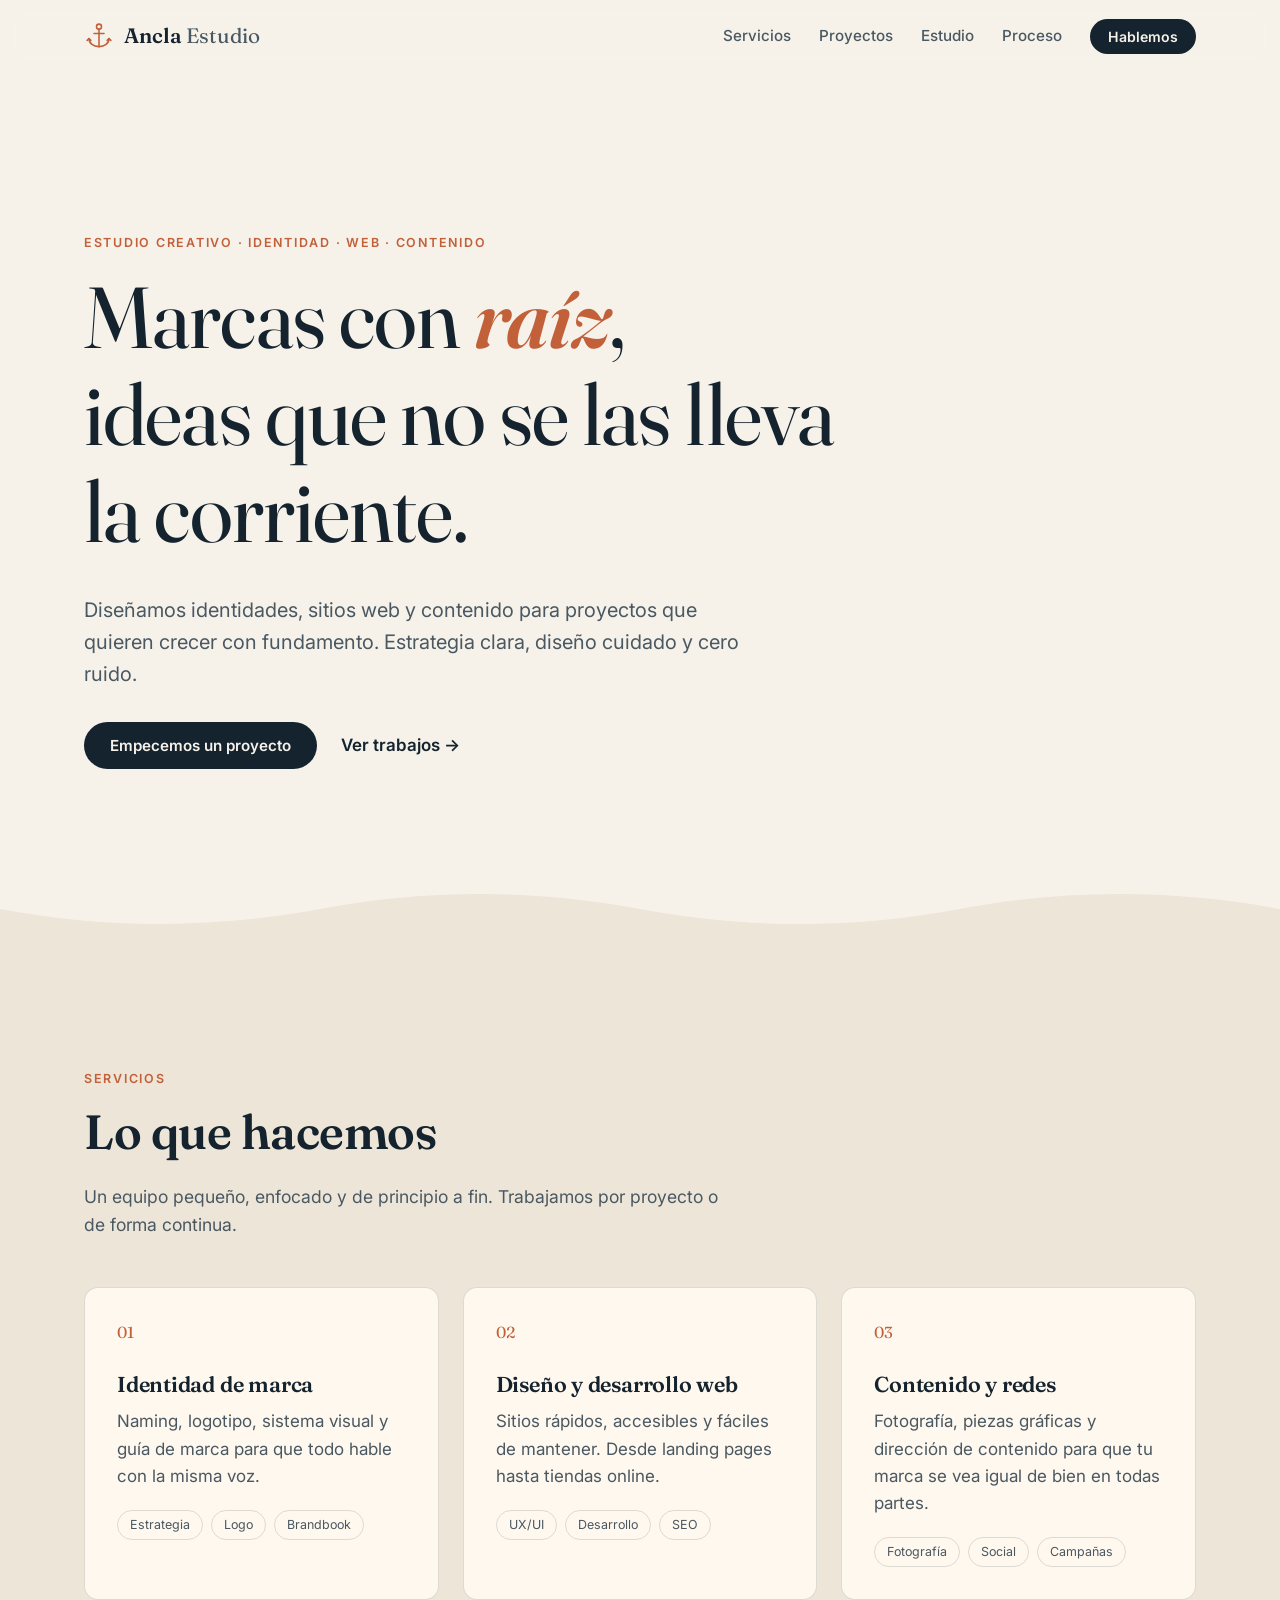
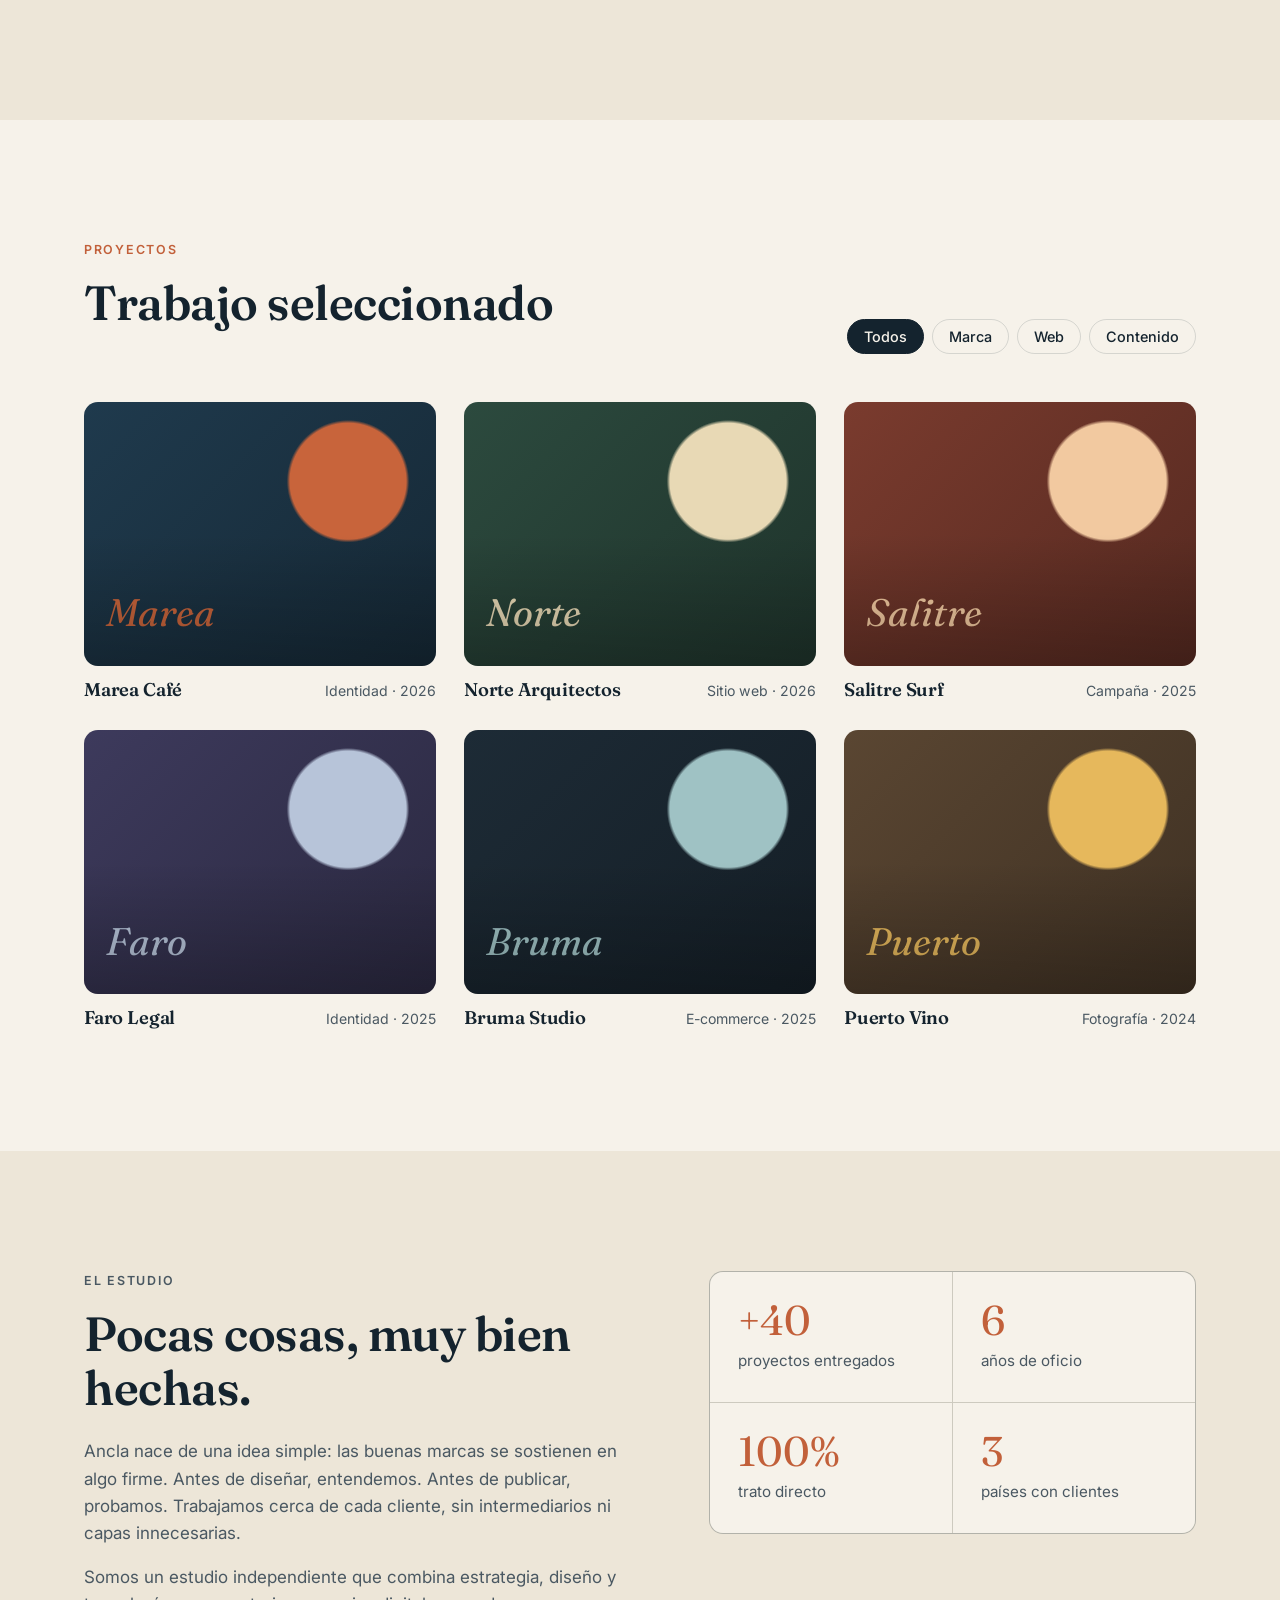
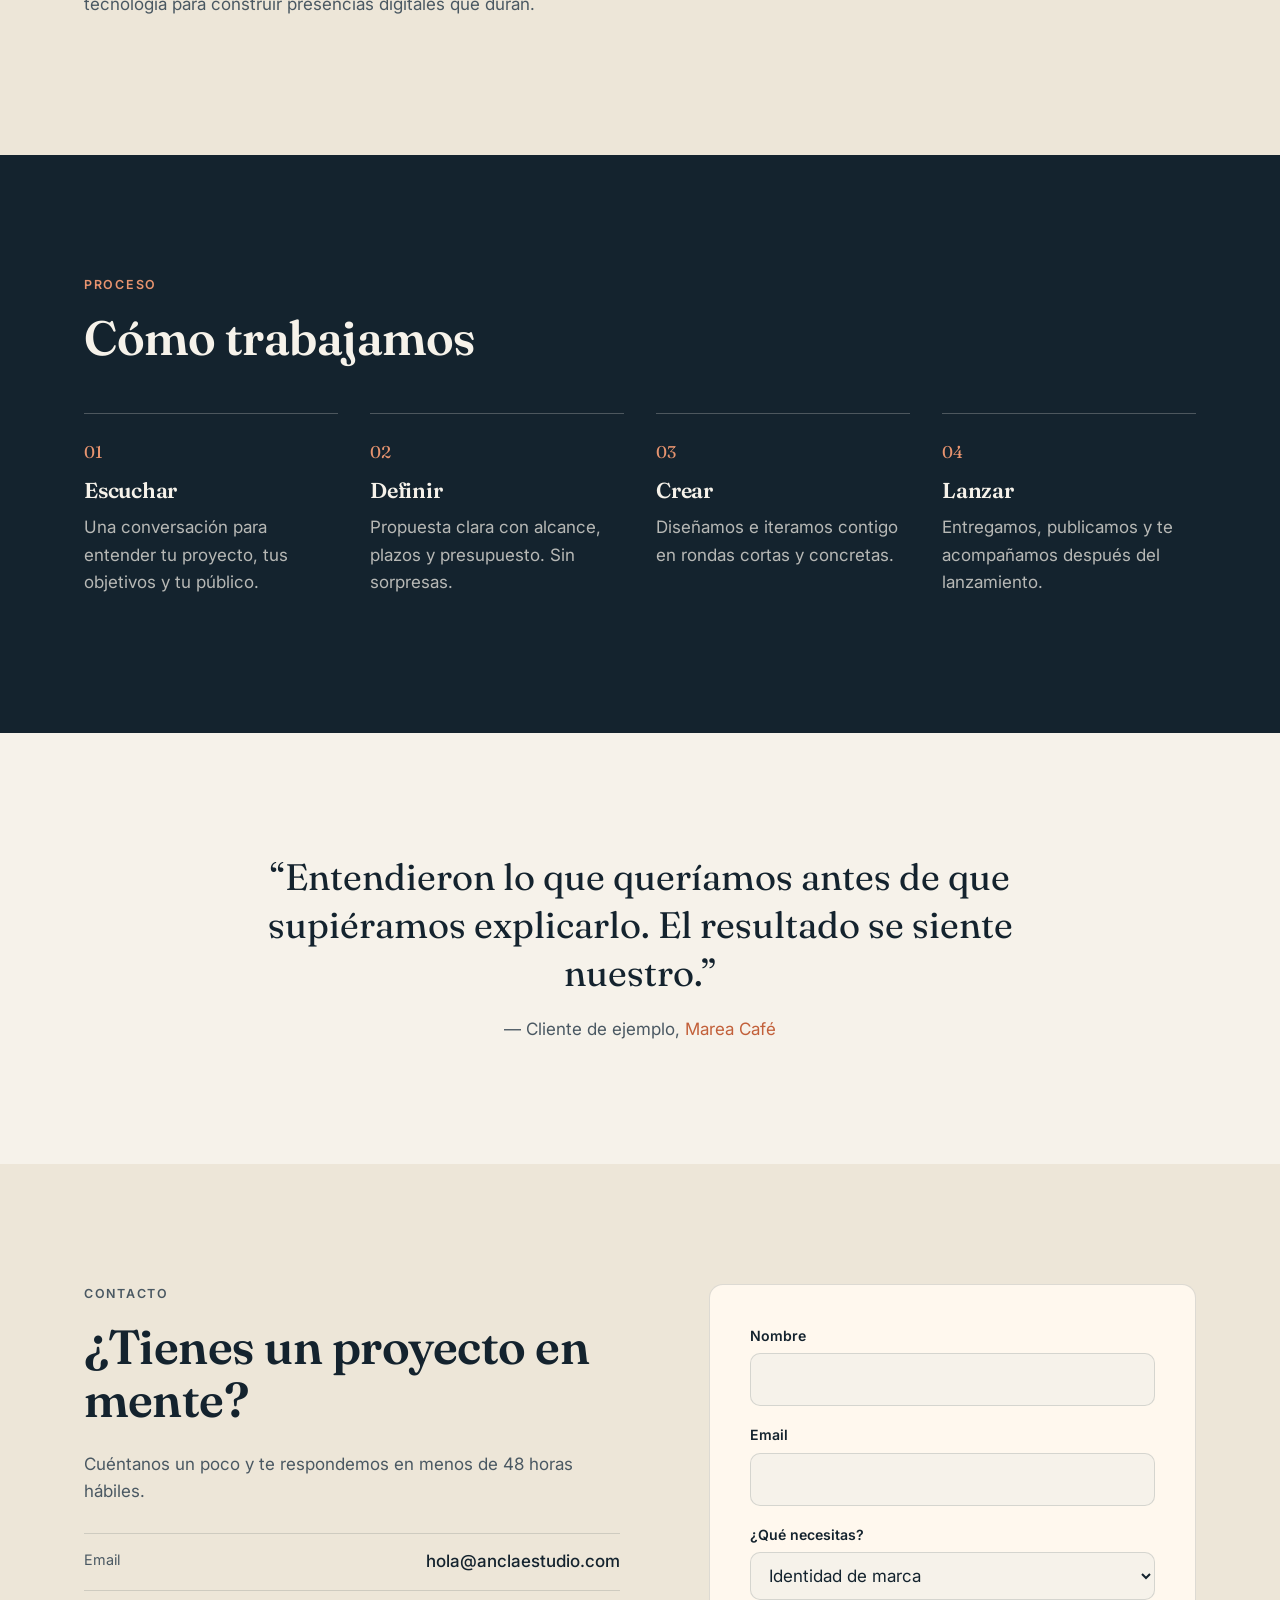
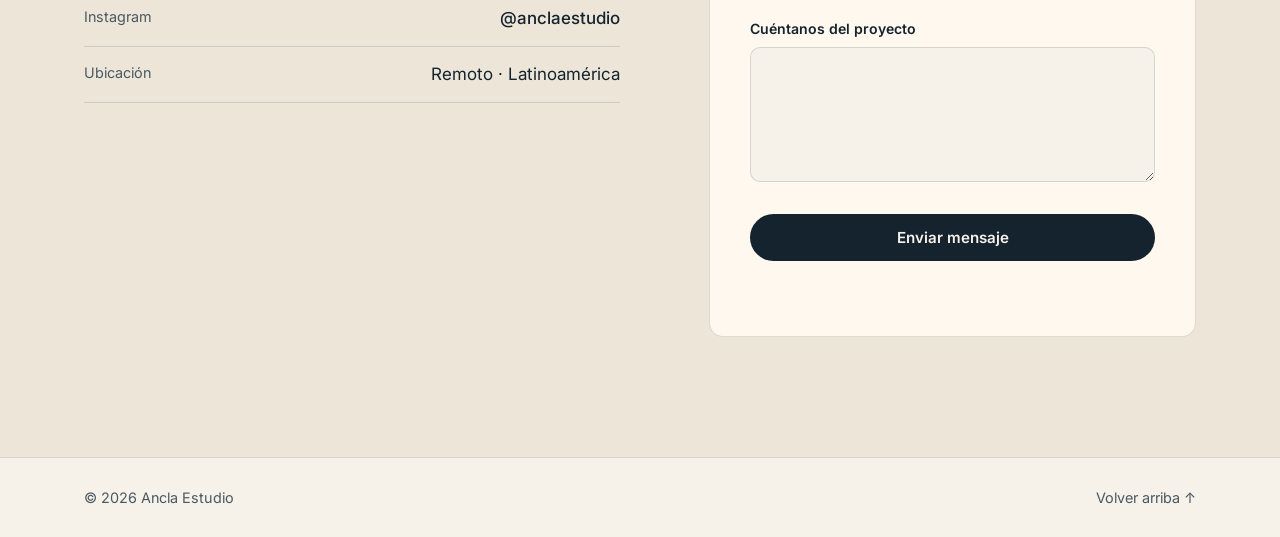
<file: index.html>
<!doctype html>
<html lang="es">
<head>
  <meta charset="utf-8">
  <meta name="viewport" content="width=device-width, initial-scale=1">
  <title>Ancla Estudio — Diseño y marca con raíz</title>
  <meta name="description" content="Ancla Estudio es un estudio creativo de identidad, diseño web y contenido. Creamos marcas con fundamento.">
  <meta property="og:title" content="Ancla Estudio">
  <meta property="og:description" content="Estudio creativo de identidad, diseño web y contenido.">
  <meta property="og:type" content="website">
  <link rel="icon" href="favicon.svg" type="image/svg+xml">
  <link rel="preconnect" href="https://fonts.googleapis.com">
  <link rel="preconnect" href="https://fonts.gstatic.com" crossorigin>
  <link href="https://fonts.googleapis.com/css2?family=Fraunces:opsz,wght@9..144,400;9..144,600&family=Inter:wght@400;500;600&display=swap" rel="stylesheet">
  <link rel="stylesheet" href="styles.css">
</head>
<body>
  <a class="skip" href="#contenido">Saltar al contenido</a>

  <header class="nav" id="top">
    <div class="wrap nav__inner">
      <a href="#top" class="brand" aria-label="Ancla Estudio, inicio">
        <svg class="brand__mark" viewBox="0 0 48 48" fill="none" stroke="currentColor" stroke-width="2.5" stroke-linecap="round" stroke-linejoin="round" aria-hidden="true"><circle cx="24" cy="9" r="4"/><path d="M24 13v28"/><path d="M16 20h16"/><path d="M8 28c0 8 7 13 16 13s16-5 16-13"/><path d="M8 28l-3 3M8 28l3 3M40 28l-3 3M40 28l3 3"/></svg>
        <span>Ancla<em>Estudio</em></span>
      </a>
      <button class="nav__toggle" aria-expanded="false" aria-controls="menu" aria-label="Abrir menú">
        <span></span><span></span>
      </button>
      <nav id="menu" class="nav__menu" aria-label="Principal">
        <a href="#servicios">Servicios</a>
        <a href="#proyectos">Proyectos</a>
        <a href="#estudio">Estudio</a>
        <a href="#proceso">Proceso</a>
        <a href="#contacto" class="btn btn--small">Hablemos</a>
      </nav>
    </div>
  </header>

  <main id="contenido">
    <!-- HERO -->
    <section class="hero">
      <div class="wrap hero__inner">
        <p class="eyebrow reveal">Estudio creativo · Identidad · Web · Contenido</p>
        <h1 class="hero__title reveal">Marcas con <em>raíz</em>,<br>ideas que no se las lleva la corriente.</h1>
        <p class="hero__lead reveal">Diseñamos identidades, sitios web y contenido para proyectos que quieren crecer con fundamento. Estrategia clara, diseño cuidado y cero ruido.</p>
        <div class="hero__cta reveal">
          <a href="#contacto" class="btn">Empecemos un proyecto</a>
          <a href="#proyectos" class="link-arrow">Ver trabajos <span aria-hidden="true">→</span></a>
        </div>
      </div>
      <div class="hero__waves" aria-hidden="true">
        <svg viewBox="0 0 1440 120" preserveAspectRatio="none"><path d="M0 60c120 30 240 30 360 0s240-30 360 0 240 30 360 0 240-30 360 0v60H0z"/></svg>
      </div>
    </section>

    <!-- SERVICIOS -->
    <section class="section section--alt" id="servicios">
      <div class="wrap">
        <header class="section__head reveal">
          <p class="eyebrow">Servicios</p>
          <h2>Lo que hacemos</h2>
          <p class="section__lead">Un equipo pequeño, enfocado y de principio a fin. Trabajamos por proyecto o de forma continua.</p>
        </header>
        <div class="grid grid--3">
          <article class="card reveal">
            <span class="card__num">01</span>
            <h3>Identidad de marca</h3>
            <p>Naming, logotipo, sistema visual y guía de marca para que todo hable con la misma voz.</p>
            <ul class="tags"><li>Estrategia</li><li>Logo</li><li>Brandbook</li></ul>
          </article>
          <article class="card reveal">
            <span class="card__num">02</span>
            <h3>Diseño y desarrollo web</h3>
            <p>Sitios rápidos, accesibles y fáciles de mantener. Desde landing pages hasta tiendas online.</p>
            <ul class="tags"><li>UX/UI</li><li>Desarrollo</li><li>SEO</li></ul>
          </article>
          <article class="card reveal">
            <span class="card__num">03</span>
            <h3>Contenido y redes</h3>
            <p>Fotografía, piezas gráficas y dirección de contenido para que tu marca se vea igual de bien en todas partes.</p>
            <ul class="tags"><li>Fotografía</li><li>Social</li><li>Campañas</li></ul>
          </article>
        </div>
      </div>
    </section>

    <!-- PROYECTOS -->
    <section class="section" id="proyectos">
      <div class="wrap">
        <header class="section__head section__head--row reveal">
          <div>
            <p class="eyebrow">Proyectos</p>
            <h2>Trabajo seleccionado</h2>
          </div>
          <div class="filters" role="group" aria-label="Filtrar proyectos">
            <button class="filter is-active" data-filter="all" aria-pressed="true">Todos</button>
            <button class="filter" data-filter="marca" aria-pressed="false">Marca</button>
            <button class="filter" data-filter="web" aria-pressed="false">Web</button>
            <button class="filter" data-filter="contenido" aria-pressed="false">Contenido</button>
          </div>
        </header>
        <div class="projects">
          <article class="project reveal" data-cat="marca">
            <div class="project__img" style="--c1:#1f3a4d;--c2:#c8643b"><span>Marea</span></div>
            <div class="project__meta"><h3>Marea Café</h3><p>Identidad · 2026</p></div>
          </article>
          <article class="project reveal" data-cat="web">
            <div class="project__img" style="--c1:#2c4a3e;--c2:#e8d9b5"><span>Norte</span></div>
            <div class="project__meta"><h3>Norte Arquitectos</h3><p>Sitio web · 2026</p></div>
          </article>
          <article class="project reveal" data-cat="contenido">
            <div class="project__img" style="--c1:#7a3b2e;--c2:#f2c9a0"><span>Salitre</span></div>
            <div class="project__meta"><h3>Salitre Surf</h3><p>Campaña · 2025</p></div>
          </article>
          <article class="project reveal" data-cat="marca">
            <div class="project__img" style="--c1:#3d3a5c;--c2:#b7c4d9"><span>Faro</span></div>
            <div class="project__meta"><h3>Faro Legal</h3><p>Identidad · 2025</p></div>
          </article>
          <article class="project reveal" data-cat="web">
            <div class="project__img" style="--c1:#1d2b36;--c2:#9fc2c4"><span>Bruma</span></div>
            <div class="project__meta"><h3>Bruma Studio</h3><p>E-commerce · 2025</p></div>
          </article>
          <article class="project reveal" data-cat="contenido">
            <div class="project__img" style="--c1:#5a4632;--c2:#e6b85c"><span>Puerto</span></div>
            <div class="project__meta"><h3>Puerto Vino</h3><p>Fotografía · 2024</p></div>
          </article>
        </div>
      </div>
    </section>

    <!-- ESTUDIO -->
    <section class="section section--alt" id="estudio">
      <div class="wrap split">
        <div class="reveal">
          <p class="eyebrow">El estudio</p>
          <h2>Pocas cosas, muy bien hechas.</h2>
          <p>Ancla nace de una idea simple: las buenas marcas se sostienen en algo firme. Antes de diseñar, entendemos. Antes de publicar, probamos. Trabajamos cerca de cada cliente, sin intermediarios ni capas innecesarias.</p>
          <p>Somos un estudio independiente que combina estrategia, diseño y tecnología para construir presencias digitales que duran.</p>
        </div>
        <dl class="stats reveal">
          <div><dt>+40</dt><dd>proyectos entregados</dd></div>
          <div><dt>6</dt><dd>años de oficio</dd></div>
          <div><dt>100%</dt><dd>trato directo</dd></div>
          <div><dt>3</dt><dd>países con clientes</dd></div>
        </dl>
      </div>
    </section>

    <!-- PROCESO -->
    <section class="section section--dark" id="proceso">
      <div class="wrap">
        <header class="section__head reveal">
          <p class="eyebrow">Proceso</p>
          <h2>Cómo trabajamos</h2>
        </header>
        <ol class="steps">
          <li class="reveal"><h3>Escuchar</h3><p>Una conversación para entender tu proyecto, tus objetivos y tu público.</p></li>
          <li class="reveal"><h3>Definir</h3><p>Propuesta clara con alcance, plazos y presupuesto. Sin sorpresas.</p></li>
          <li class="reveal"><h3>Crear</h3><p>Diseñamos e iteramos contigo en rondas cortas y concretas.</p></li>
          <li class="reveal"><h3>Lanzar</h3><p>Entregamos, publicamos y te acompañamos después del lanzamiento.</p></li>
        </ol>
      </div>
    </section>

    <!-- TESTIMONIO -->
    <section class="section">
      <div class="wrap">
        <figure class="quote reveal">
          <blockquote>“Entendieron lo que queríamos antes de que supiéramos explicarlo. El resultado se siente nuestro.”</blockquote>
          <figcaption>— Cliente de ejemplo, <span>Marea Café</span></figcaption>
        </figure>
      </div>
    </section>

    <!-- CONTACTO -->
    <section class="section section--alt" id="contacto">
      <div class="wrap split">
        <div class="reveal">
          <p class="eyebrow">Contacto</p>
          <h2>¿Tienes un proyecto en mente?</h2>
          <p>Cuéntanos un poco y te respondemos en menos de 48 horas hábiles.</p>
          <ul class="contact-list">
            <li><span>Email</span><a href="mailto:hola@anclaestudio.com">hola@anclaestudio.com</a></li>
            <li><span>Instagram</span><a href="#" rel="noopener">@anclaestudio</a></li>
            <li><span>Ubicación</span>Remoto · Latinoamérica</li>
          </ul>
        </div>
        <form class="form reveal" id="contact-form" novalidate>
          <div class="field">
            <label for="nombre">Nombre</label>
            <input id="nombre" name="nombre" type="text" autocomplete="name" required>
          </div>
          <div class="field">
            <label for="email">Email</label>
            <input id="email" name="email" type="email" autocomplete="email" required>
          </div>
          <div class="field">
            <label for="servicio">¿Qué necesitas?</label>
            <select id="servicio" name="servicio">
              <option>Identidad de marca</option>
              <option>Sitio web</option>
              <option>Contenido y redes</option>
              <option>Otro / no estoy seguro</option>
            </select>
          </div>
          <div class="field">
            <label for="mensaje">Cuéntanos del proyecto</label>
            <textarea id="mensaje" name="mensaje" rows="4" required></textarea>
          </div>
          <button type="submit" class="btn">Enviar mensaje</button>
          <p class="form__status" role="status" aria-live="polite"></p>
        </form>
      </div>
    </section>
  </main>

  <footer class="footer">
    <div class="wrap footer__inner">
      <span>© <span id="year">2026</span> Ancla Estudio</span>
      <a href="#top">Volver arriba ↑</a>
    </div>
  </footer>

  <script src="script.js"></script>
</body>
</html>
</file>
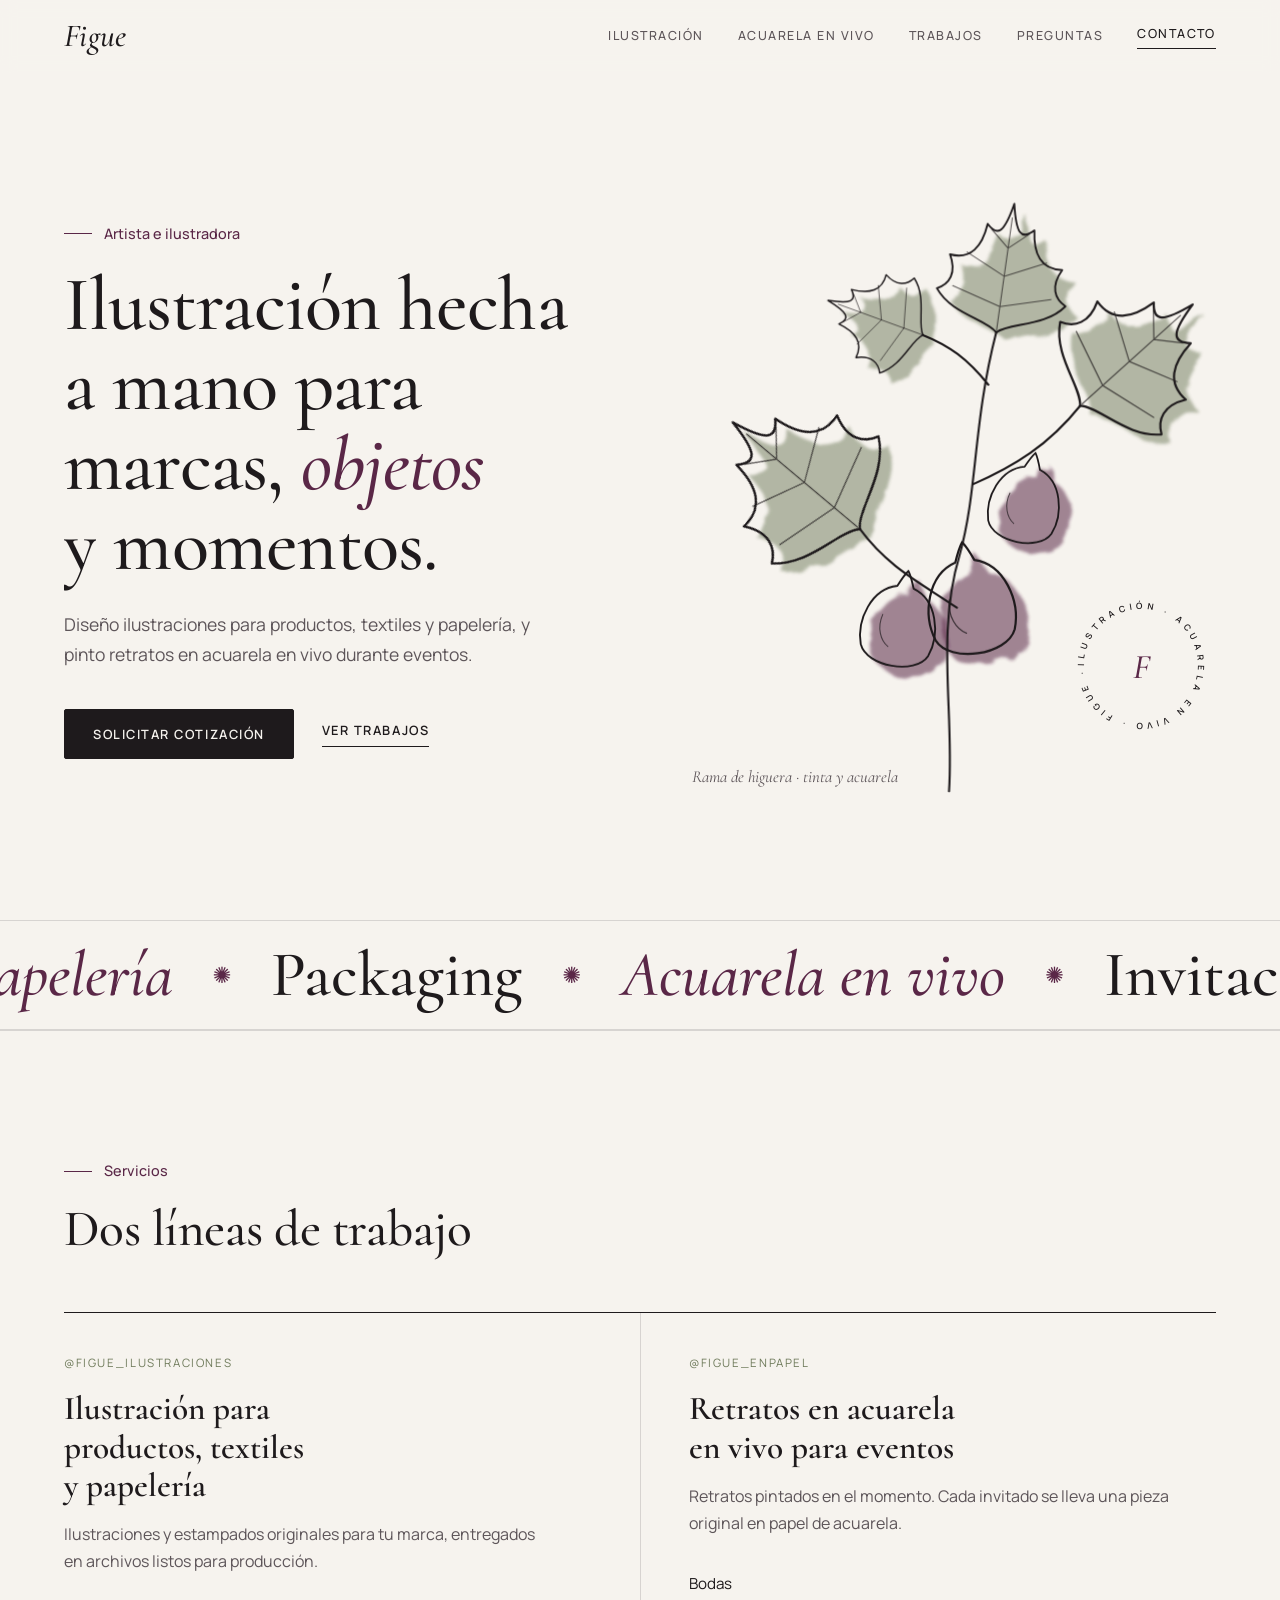
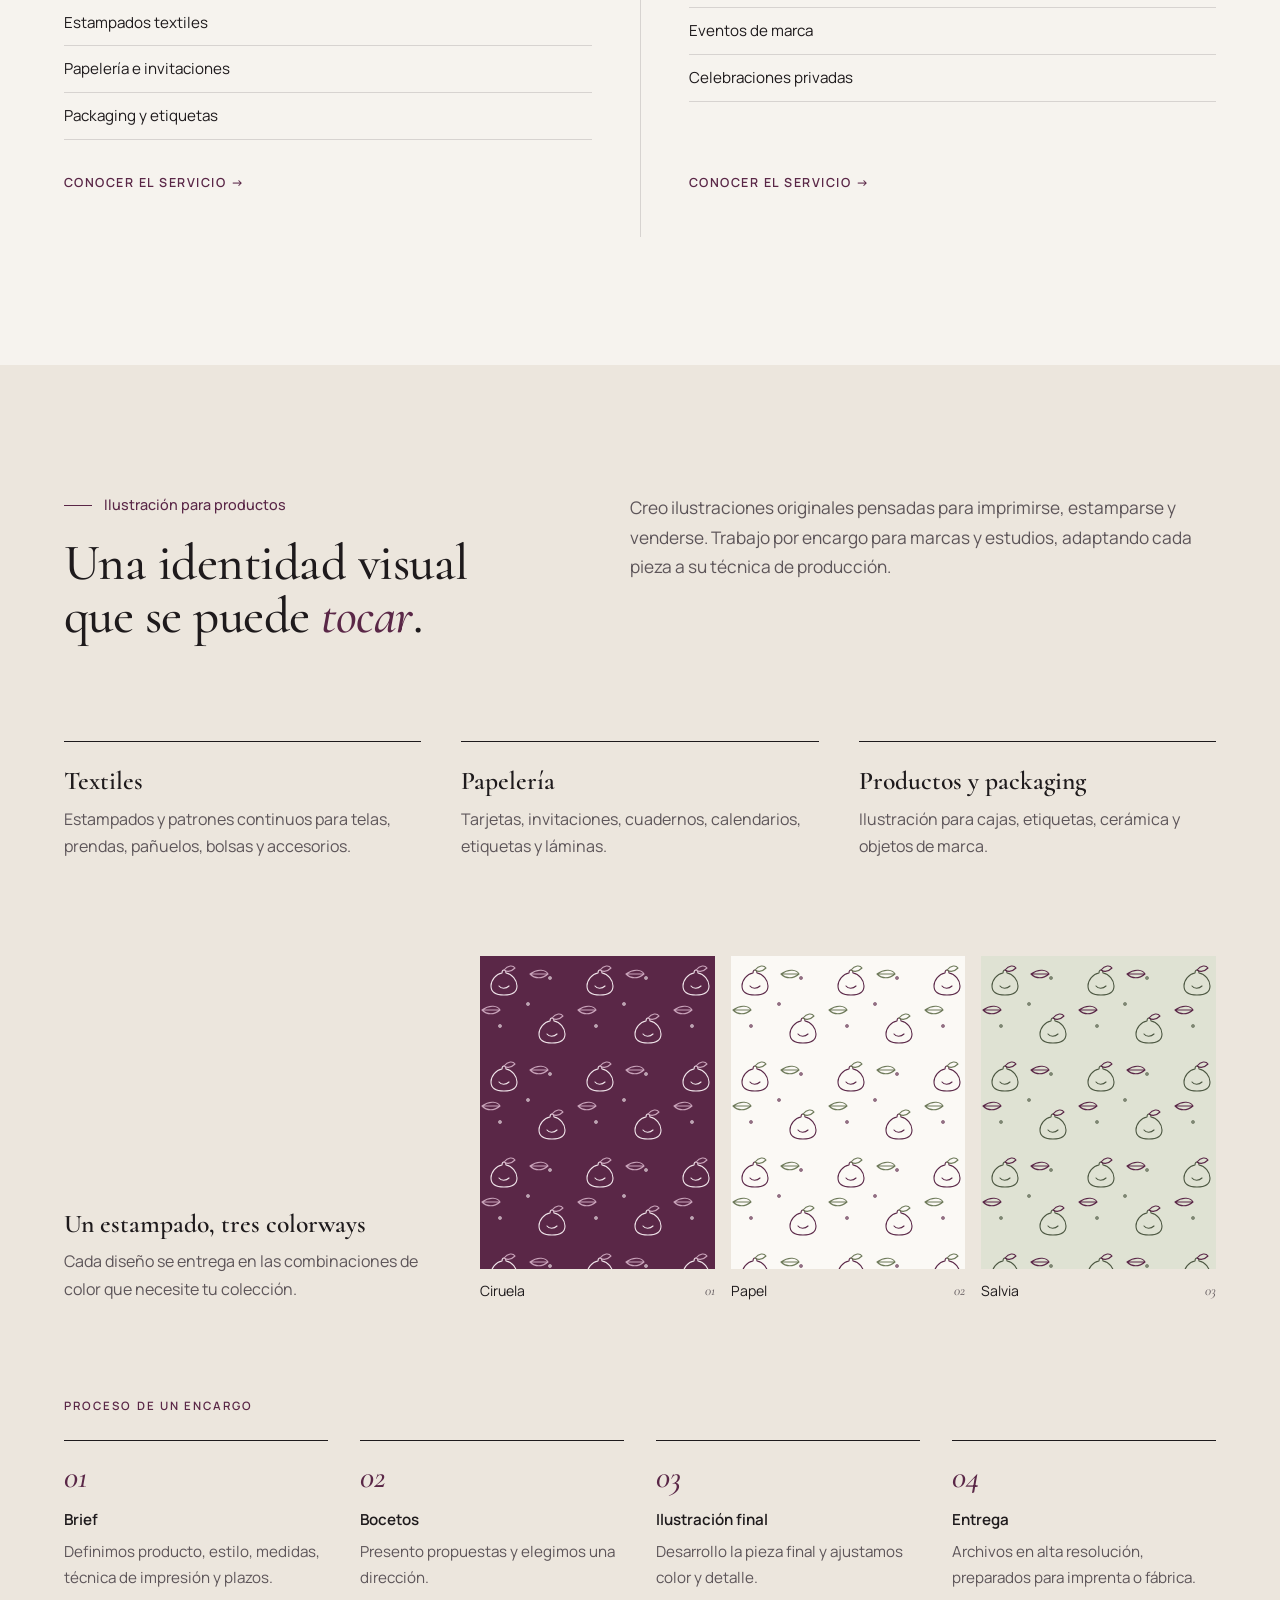
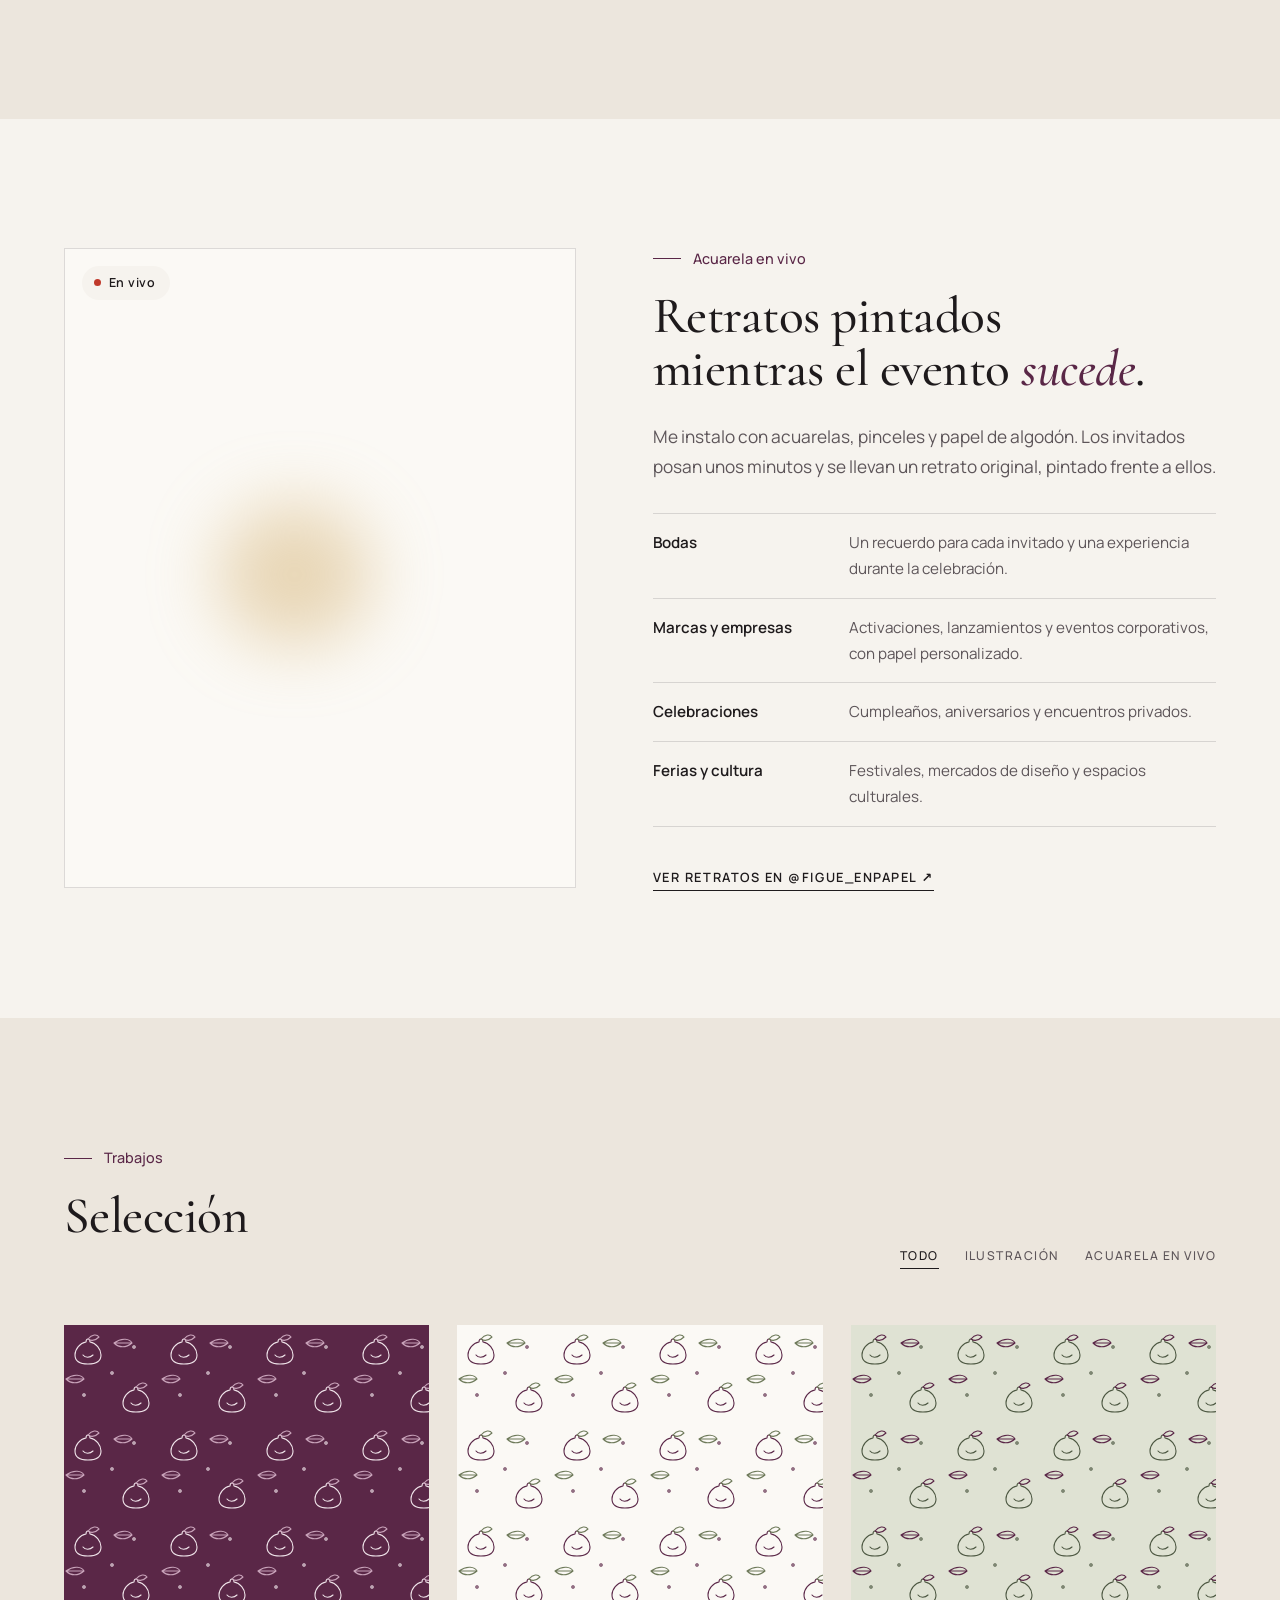
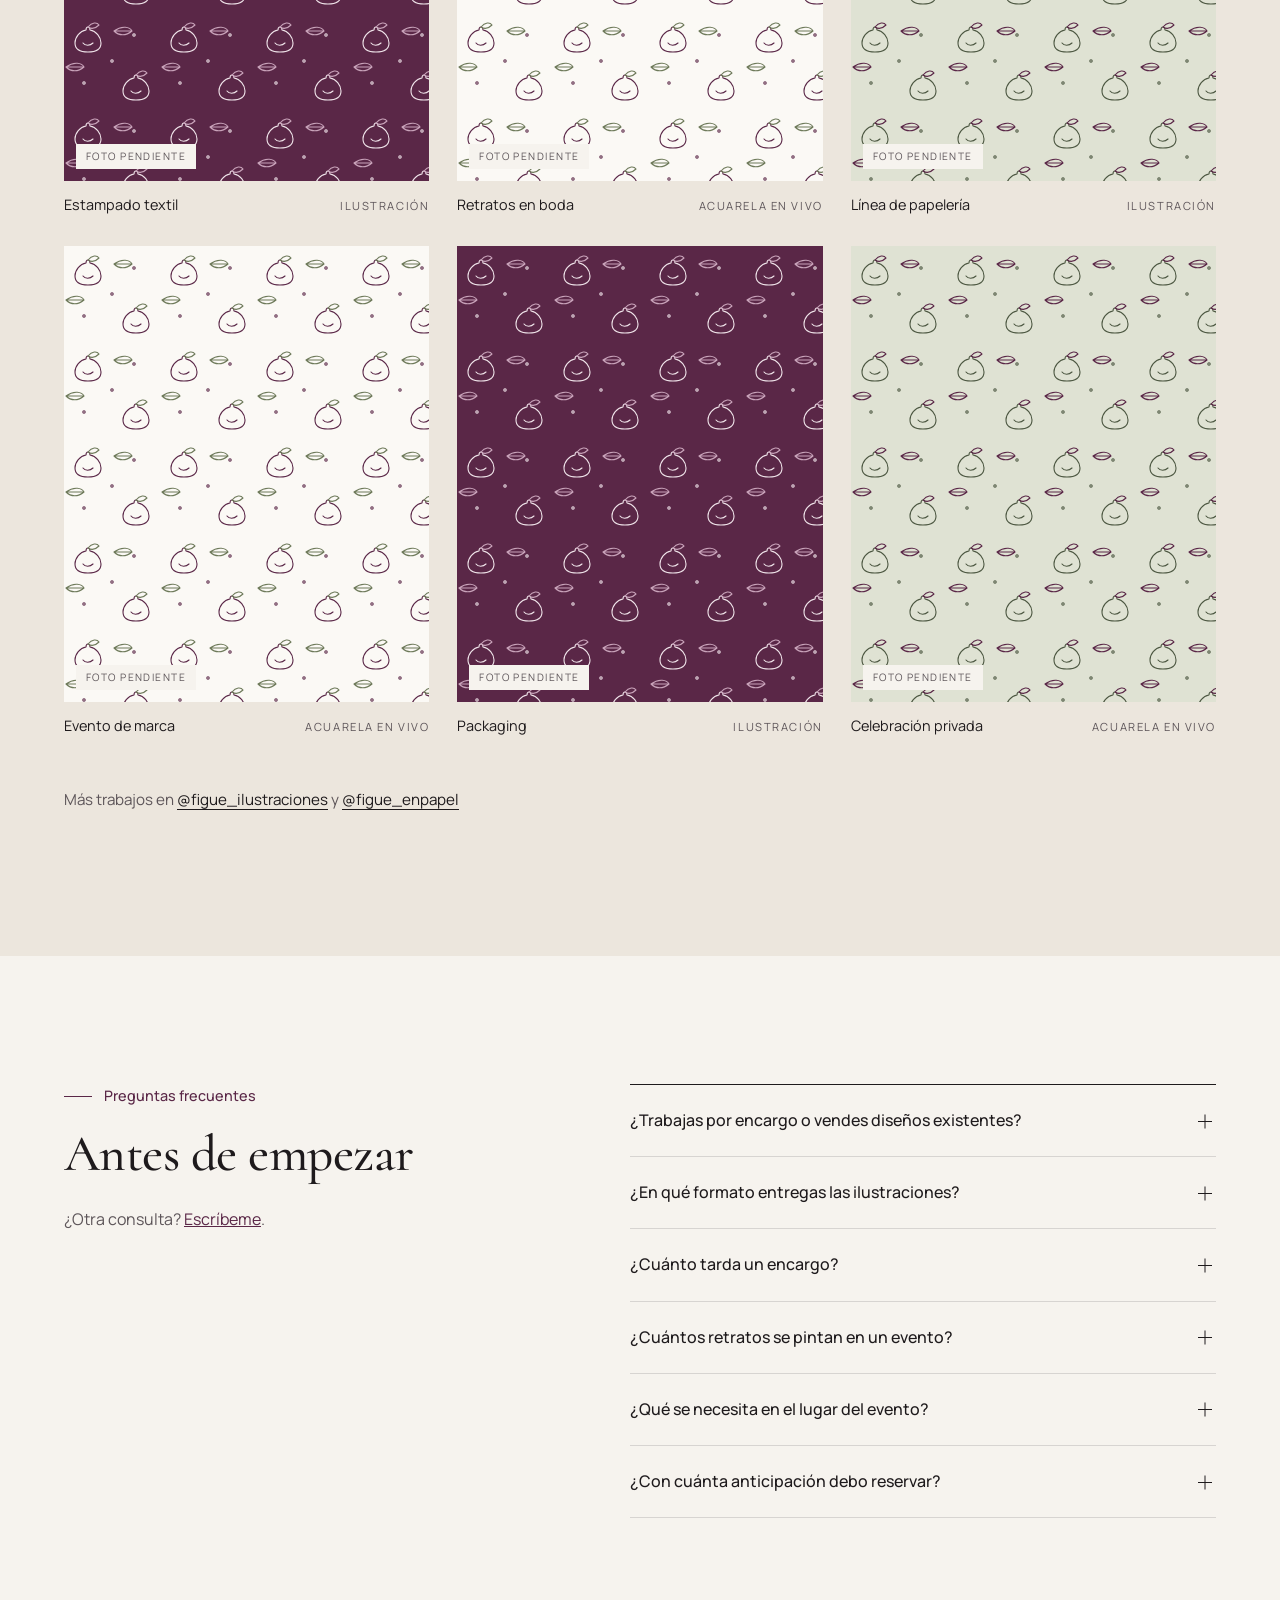
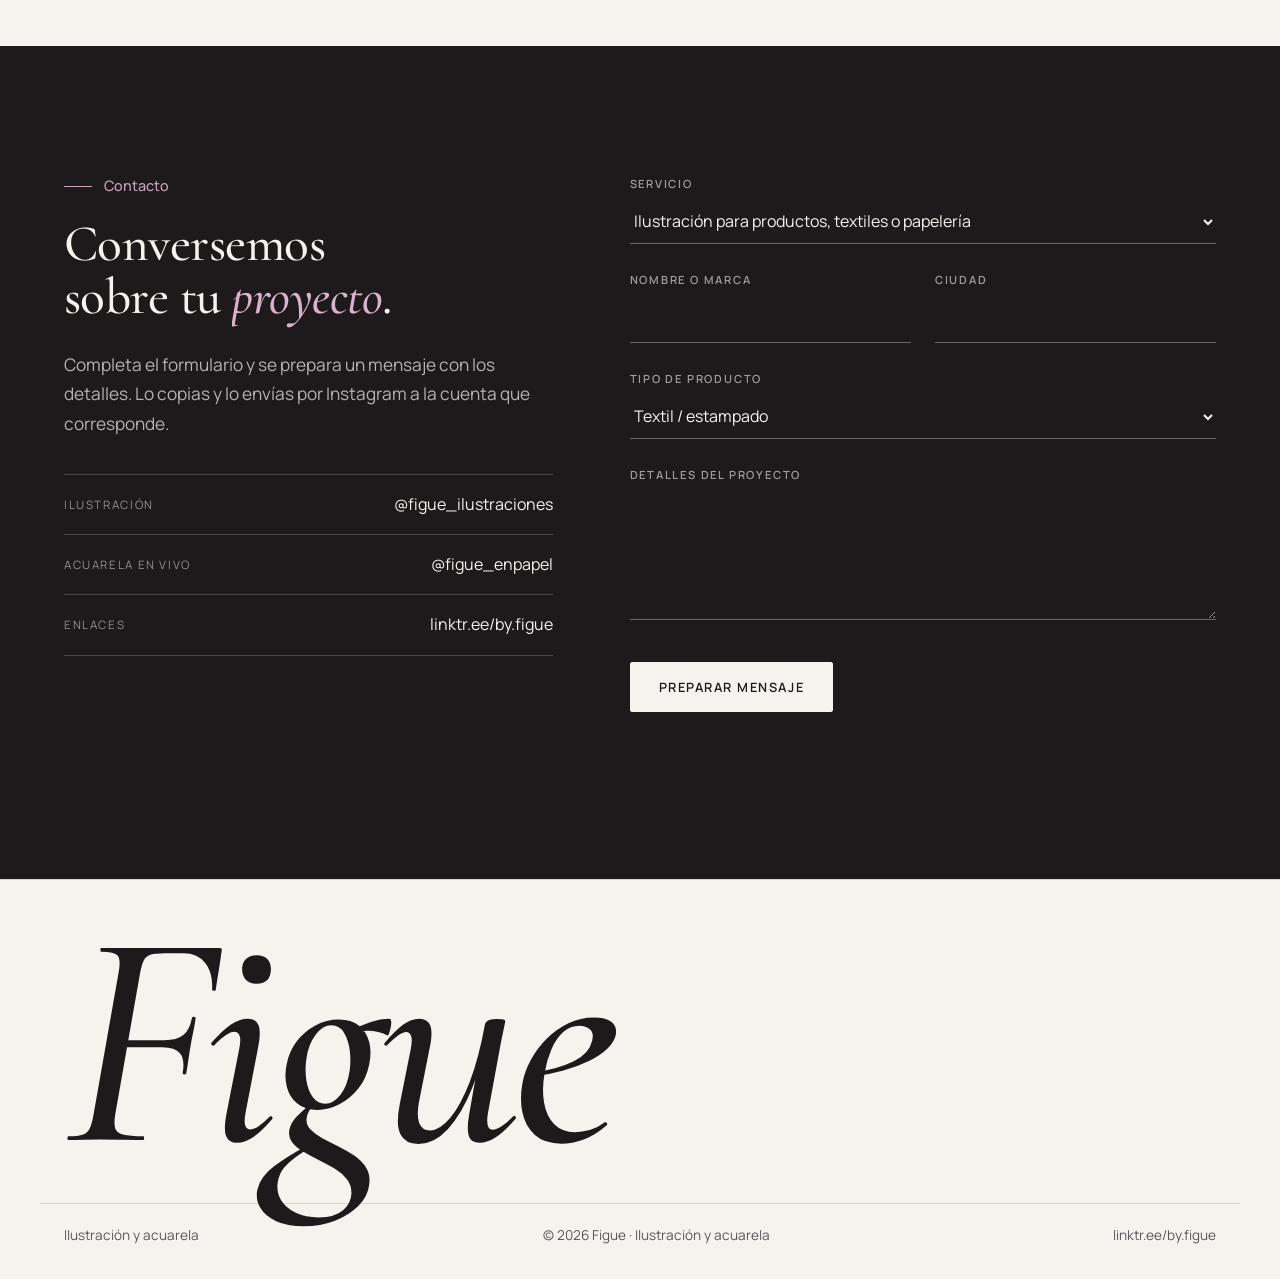
<file: figue/index.html>
<!doctype html>
<html lang="es">
<head>
  <meta charset="utf-8">
  <meta name="viewport" content="width=device-width, initial-scale=1, viewport-fit=cover">
  <title>Figue — Ilustración y acuarela en vivo</title>
  <meta name="description" content="Figue, artista e ilustradora. Ilustración para productos, textiles y papelería, y retratos en acuarela en vivo para eventos.">
  <meta property="og:title" content="Figue — Ilustración y acuarela en vivo">
  <meta property="og:description" content="Ilustración para productos, textiles y papelería. Retratos en acuarela en vivo para eventos.">
  <meta property="og:type" content="website">
  <link rel="icon" href="favicon.svg" type="image/svg+xml">
  <link rel="preconnect" href="https://fonts.googleapis.com">
  <link rel="preconnect" href="https://fonts.gstatic.com" crossorigin>
  <link href="https://fonts.googleapis.com/css2?family=Cormorant:ital,wght@0,500;0,600;1,500&family=Manrope:wght@400;500;600&display=swap" rel="stylesheet">
  <link rel="stylesheet" href="styles.css">
</head>
<body>
  <a class="skip" href="#contenido">Saltar al contenido</a>

  <svg width="0" height="0" style="position:absolute;overflow:hidden" aria-hidden="true">
    <defs>
      <filter id="wc" x="-25%" y="-25%" width="150%" height="150%">
        <feTurbulence type="fractalNoise" baseFrequency=".035" numOctaves="3" seed="3" result="n"/>
        <feDisplacementMap in="SourceGraphic" in2="n" scale="12" result="d"/>
        <feGaussianBlur in="d" stdDeviation="1.4"/>
      </filter>
      <path id="leaf" pathLength="1" d="M0 0C-10-10-40-10-55-30C-45-35-40-45-48-60C-30-58-22-70-20-90C-10-80-5-85 0-110C5-85 10-80 20-90C22-70 30-58 48-60C40-45 45-35 55-30C40-10 10-10 0 0Z"/>
      <path id="vein" pathLength="1" d="M0-2V-98M0-22L-42-34M0-22L42-34M0-48L-34-64M0-48L34-64M0-72L-16-86M0-72L16-86"/>
      <path id="fig" pathLength="1" d="M0 0C-3 4-5 9-7 14C-28 20-36 48-29 68C-21 86 21 86 29 68C36 48 28 20 7 14C5 9 3 4 0 0Z"/>
      <path id="figline" pathLength="1" d="M-15 40C-18 52-13 62-6 66"/>
      <path id="circ" d="M100,100 m-76,0 a76,76 0 1,1 152,0 a76,76 0 1,1 -152,0"/>
    </defs>
  </svg>

  <header class="nav" id="top">
    <div class="wrap nav__inner">
      <a href="#top" class="brand" aria-label="Figue, inicio">Figue</a>
      <button class="nav__toggle" aria-expanded="false" aria-controls="menu" aria-label="Abrir menú"><span></span><span></span></button>
      <nav id="menu" class="nav__menu" aria-label="Principal">
        <a href="#productos">Ilustración</a>
        <a href="#eventos">Acuarela en vivo</a>
        <a href="#galeria">Trabajos</a>
        <a href="#preguntas">Preguntas</a>
        <a href="#contacto" class="nav__cta">Contacto</a>
      </nav>
    </div>
  </header>

  <main id="contenido">
    <!-- HERO -->
    <section class="hero">
      <div class="wrap hero__inner">
        <div class="hero__text">
          <p class="label">Artista e ilustradora</p>
          <h1 data-split>Ilustración hecha a mano para marcas, <em>objetos</em> y momentos.</h1>
          <p class="hero__lead">Diseño ilustraciones para productos, textiles y papelería, y pinto retratos en acuarela en vivo durante eventos.</p>
          <div class="hero__cta">
            <a href="#contacto" class="btn">Solicitar cotización</a>
            <a href="#galeria" class="link">Ver trabajos</a>
          </div>
        </div>
        <div class="hero__art" aria-hidden="true">
          <svg class="branch" viewBox="0 0 400 480">
            <g class="paint-layer" filter="url(#wc)">
              <g transform="translate(132 274) rotate(-50) scale(1.15)"><use class="paint leafc" href="#leaf" style="--d:1.5s"/></g>
              <g transform="translate(300 180) rotate(48) scale(1.05)"><use class="paint leafc" href="#leaf" style="--d:1.7s"/></g>
              <g transform="translate(236 124) rotate(8) scale(.9)"><use class="paint leafc" href="#leaf" style="--d:1.9s"/></g>
              <g transform="translate(180 126) rotate(-70) scale(.7)"><use class="paint leafc" href="#leaf" style="--d:2.1s"/></g>
              <g transform="translate(169 306) rotate(10) scale(.9)"><use class="paint figc" href="#fig" style="--d:1.8s"/></g>
              <g transform="translate(210 284) rotate(-8) scale(1.05)"><use class="paint figc" href="#fig" style="--d:2s"/></g>
              <g transform="translate(266 216) rotate(12) scale(.85)"><use class="paint figc" href="#fig" style="--d:2.2s"/></g>
            </g>
            <g class="ink">
              <path class="ln" pathLength="1" style="--d:.2s" d="M196 470C200 410 186 350 204 290C218 240 214 190 232 120"/>
              <path class="ln" pathLength="1" style="--d:.5s" d="M202 330C176 312 150 300 128 270"/>
              <path class="ln" pathLength="1" style="--d:.6s" d="M214 236C246 222 272 206 296 176"/>
              <path class="ln" pathLength="1" style="--d:.7s" d="M226 160C210 140 196 130 176 122"/>
              <g transform="translate(128 270) rotate(-50) scale(1.15)"><use class="ln" href="#leaf" style="--d:.8s"/><use class="ln thin" href="#vein" style="--d:1.2s"/></g>
              <g transform="translate(296 176) rotate(48) scale(1.05)"><use class="ln" href="#leaf" style="--d:.9s"/><use class="ln thin" href="#vein" style="--d:1.3s"/></g>
              <g transform="translate(232 120) rotate(8) scale(.9)"><use class="ln" href="#leaf" style="--d:1s"/><use class="ln thin" href="#vein" style="--d:1.4s"/></g>
              <g transform="translate(176 122) rotate(-70) scale(.7)"><use class="ln" href="#leaf" style="--d:1.1s"/><use class="ln thin" href="#vein" style="--d:1.5s"/></g>
              <g transform="translate(165 302) rotate(10) scale(.9)"><use class="ln" href="#fig" style="--d:1s"/><use class="ln thin" href="#figline" style="--d:1.6s"/></g>
              <g transform="translate(206 280) rotate(-8) scale(1.05)"><use class="ln" href="#fig" style="--d:1.1s"/><use class="ln thin" href="#figline" style="--d:1.7s"/></g>
              <g transform="translate(262 212) rotate(12) scale(.85)"><use class="ln" href="#fig" style="--d:1.2s"/><use class="ln thin" href="#figline" style="--d:1.8s"/></g>
            </g>
          </svg>
          <svg class="stamp" viewBox="0 0 200 200">
            <text><textPath href="#circ" textLength="470">Ilustración · Acuarela en vivo · Figue · </textPath></text>
            <text x="100" y="116" text-anchor="middle" class="stamp__f">F</text>
          </svg>
          <p class="hero__caption">Rama de higuera · tinta y acuarela</p>
        </div>
      </div>
    </section>

    <div class="marquee" aria-hidden="true">
      <div class="marquee__track">
        <span>Estampados textiles</span><i>✺</i><span><em>Papelería</em></span><i>✺</i><span>Packaging</span><i>✺</i><span><em>Acuarela en vivo</em></span><i>✺</i><span>Invitaciones</span><i>✺</i>
        <span>Estampados textiles</span><i>✺</i><span><em>Papelería</em></span><i>✺</i><span>Packaging</span><i>✺</i><span><em>Acuarela en vivo</em></span><i>✺</i><span>Invitaciones</span><i>✺</i>
      </div>
    </div>

    <!-- SERVICIOS -->
    <section class="section section--rule" id="servicios">
      <div class="wrap">
        <header class="section__head">
          <p class="label">Servicios</p>
          <h2 data-split>Dos líneas de trabajo</h2>
        </header>
        <div class="paths swipe">
          <a class="path" href="#productos" data-cursor="Ver">
            <span class="path__tag">@figue_ilustraciones</span>
            <h3>Ilustración para productos, textiles y papelería</h3>
            <p>Ilustraciones y estampados originales para tu marca, entregados en archivos listos para producción.</p>
            <ul class="path__list"><li>Estampados textiles</li><li>Papelería e invitaciones</li><li>Packaging y etiquetas</li></ul>
            <span class="path__more">Conocer el servicio <span aria-hidden="true">→</span></span>
          </a>
          <a class="path" href="#eventos" data-cursor="Ver">
            <span class="path__tag">@figue_enpapel</span>
            <h3>Retratos en acuarela en vivo para eventos</h3>
            <p>Retratos pintados en el momento. Cada invitado se lleva una pieza original en papel de acuarela.</p>
            <ul class="path__list"><li>Bodas</li><li>Eventos de marca</li><li>Celebraciones privadas</li></ul>
            <span class="path__more">Conocer el servicio <span aria-hidden="true">→</span></span>
          </a>
        </div>
      </div>
    </section>

    <!-- PRODUCTOS -->
    <section class="section section--tint" id="productos">
      <div class="wrap">
        <div class="split">
          <header>
            <p class="label">Ilustración para productos</p>
            <h2 data-split>Una identidad visual que se puede <em>tocar</em>.</h2>
          </header>
          <p class="lead">Creo ilustraciones originales pensadas para imprimirse, estamparse y venderse. Trabajo por encargo para marcas y estudios, adaptando cada pieza a su técnica de producción.</p>
        </div>

        <div class="cols swipe">
          <article class="col">
            <h3>Textiles</h3>
            <p>Estampados y patrones continuos para telas, prendas, pañuelos, bolsas y accesorios.</p>
          </article>
          <article class="col">
            <h3>Papelería</h3>
            <p>Tarjetas, invitaciones, cuadernos, calendarios, etiquetas y láminas.</p>
          </article>
          <article class="col">
            <h3>Productos y packaging</h3>
            <p>Ilustración para cajas, etiquetas, cerámica y objetos de marca.</p>
          </article>
        </div>

        <div class="colorways">
          <div class="colorways__head">
            <h3>Un estampado, tres colorways</h3>
            <p class="muted">Cada diseño se entrega en las combinaciones de color que necesite tu colección.</p>
          </div>
          <div class="swatches">
            <figure class="swatch-card"><div class="sw sw--plum"></div><figcaption><span>Ciruela</span><span>01</span></figcaption></figure>
            <figure class="swatch-card"><div class="sw sw--paper"></div><figcaption><span>Papel</span><span>02</span></figcaption></figure>
            <figure class="swatch-card"><div class="sw sw--sage"></div><figcaption><span>Salvia</span><span>03</span></figcaption></figure>
          </div>
        </div>

        <div class="process">
          <h3 class="process__title">Proceso de un encargo</h3>
          <ol class="steps swipe">
            <li><span class="step__n">01</span><h4>Brief</h4><p>Definimos producto, estilo, medidas, técnica de impresión y plazos.</p></li>
            <li><span class="step__n">02</span><h4>Bocetos</h4><p>Presento propuestas y elegimos una dirección.</p></li>
            <li><span class="step__n">03</span><h4>Ilustración final</h4><p>Desarrollo la pieza final y ajustamos color y detalle.</p></li>
            <li><span class="step__n">04</span><h4>Entrega</h4><p>Archivos en alta resolución, preparados para imprenta o fábrica.</p></li>
          </ol>
        </div>
      </div>
    </section>

    <!-- EVENTOS -->
    <section class="section" id="eventos">
      <div class="wrap split split--media">
        <figure class="plate plate--event">
          <div class="wc wc--large" aria-hidden="true"><span></span><span></span><span></span><span></span></div>
          <span class="live"><span class="live__dot"></span>En vivo</span>
        </figure>
        <div>
          <p class="label">Acuarela en vivo</p>
          <h2 data-split>Retratos pintados mientras el evento <em>sucede</em>.</h2>
          <p class="lead">Me instalo con acuarelas, pinceles y papel de algodón. Los invitados posan unos minutos y se llevan un retrato original, pintado frente a ellos.</p>
          <dl class="specs" data-collapse="2" data-more="Ver todos los eventos" data-less="Ver menos">
            <div><dt>Bodas</dt><dd>Un recuerdo para cada invitado y una experiencia durante la celebración.</dd></div>
            <div><dt>Marcas y empresas</dt><dd>Activaciones, lanzamientos y eventos corporativos, con papel personalizado.</dd></div>
            <div><dt>Celebraciones</dt><dd>Cumpleaños, aniversarios y encuentros privados.</dd></div>
            <div><dt>Ferias y cultura</dt><dd>Festivales, mercados de diseño y espacios culturales.</dd></div>
          </dl>
          <a href="https://www.instagram.com/figue_enpapel/" class="link" target="_blank" rel="noopener">Ver retratos en @figue_enpapel ↗</a>
        </div>
      </div>
    </section>

    <!-- GALERÍA -->
    <section class="section section--tint" id="galeria">
      <div class="wrap">
        <header class="section__head section__head--row">
          <div>
            <p class="label">Trabajos</p>
            <h2 data-split>Selección</h2>
          </div>
          <div class="filters" role="group" aria-label="Filtrar trabajos">
            <button class="filter is-active" data-filter="all" aria-pressed="true">Todo</button>
            <button class="filter" data-filter="productos" aria-pressed="false">Ilustración</button>
            <button class="filter" data-filter="eventos" aria-pressed="false">Acuarela en vivo</button>
          </div>
        </header>
        <!-- Reemplaza cada .shot__ph por <img src="img/archivo.jpg" alt="descripción"> -->
        <div class="gallery swipe">
          <figure class="shot" data-cat="productos" data-cursor="Ver"><div class="shot__ph sw--plum"><span>Foto pendiente</span></div><figcaption><span>Estampado textil</span><span>Ilustración</span></figcaption></figure>
          <figure class="shot" data-cat="eventos" data-cursor="Ver"><div class="shot__ph sw--paper"><span>Foto pendiente</span></div><figcaption><span>Retratos en boda</span><span>Acuarela en vivo</span></figcaption></figure>
          <figure class="shot" data-cat="productos" data-cursor="Ver"><div class="shot__ph sw--sage"><span>Foto pendiente</span></div><figcaption><span>Línea de papelería</span><span>Ilustración</span></figcaption></figure>
          <figure class="shot" data-cat="eventos" data-cursor="Ver"><div class="shot__ph sw--paper"><span>Foto pendiente</span></div><figcaption><span>Evento de marca</span><span>Acuarela en vivo</span></figcaption></figure>
          <figure class="shot" data-cat="productos" data-cursor="Ver"><div class="shot__ph sw--plum"><span>Foto pendiente</span></div><figcaption><span>Packaging</span><span>Ilustración</span></figcaption></figure>
          <figure class="shot" data-cat="eventos" data-cursor="Ver"><div class="shot__ph sw--sage"><span>Foto pendiente</span></div><figcaption><span>Celebración privada</span><span>Acuarela en vivo</span></figcaption></figure>
        </div>
        <p class="gallery__more">Más trabajos en <a href="https://www.instagram.com/figue_ilustraciones/" target="_blank" rel="noopener">@figue_ilustraciones</a> y <a href="https://www.instagram.com/figue_enpapel/" target="_blank" rel="noopener">@figue_enpapel</a></p>
      </div>
    </section>

    <!-- PREGUNTAS -->
    <section class="section" id="preguntas">
      <div class="wrap split">
        <header>
          <p class="label">Preguntas frecuentes</p>
          <h2 data-split>Antes de empezar</h2>
          <p class="muted">¿Otra consulta? <a href="#contacto">Escríbeme</a>.</p>
        </header>
        <div class="faq" data-collapse="3" data-more="Ver más preguntas" data-less="Ver menos">
          <details>
            <summary>¿Trabajas por encargo o vendes diseños existentes?</summary>
            <p>Principalmente por encargo, creando ilustraciones nuevas para cada producto. Si te interesa un diseño de mi portafolio, consúltame por su disponibilidad.</p>
          </details>
          <details>
            <summary>¿En qué formato entregas las ilustraciones?</summary>
            <p>En archivos digitales de alta resolución, preparados para la técnica de impresión que uses. Lo definimos en el brief.</p>
          </details>
          <details>
            <summary>¿Cuánto tarda un encargo?</summary>
            <p>Depende del alcance y del número de piezas. Junto con la cotización te entrego un calendario con fechas de bocetos y entrega final.</p>
          </details>
          <details>
            <summary>¿Cuántos retratos se pintan en un evento?</summary>
            <p>Depende de las horas contratadas y de si los retratos son individuales o de grupo. Lo calculamos según el número de invitados.</p>
          </details>
          <details>
            <summary>¿Qué se necesita en el lugar del evento?</summary>
            <p>Una mesa pequeña, dos sillas y buena luz. Yo llevo todo el material.</p>
          </details>
          <details>
            <summary>¿Con cuánta anticipación debo reservar?</summary>
            <p>Lo antes posible, sobre todo en temporada de bodas. Escríbeme con la fecha y te confirmo disponibilidad.</p>
          </details>
        </div>
      </div>
    </section>

    <!-- CONTACTO -->
    <section class="section section--ink" id="contacto">
      <div class="wrap split">
        <div>
          <p class="label">Contacto</p>
          <h2 data-split>Conversemos sobre tu <em>proyecto</em>.</h2>
          <p class="lead">Completa el formulario y se prepara un mensaje con los detalles. Lo copias y lo envías por Instagram a la cuenta que corresponde.</p>
          <ul class="contact-list">
            <li><span>Ilustración</span><a href="https://www.instagram.com/figue_ilustraciones/" target="_blank" rel="noopener">@figue_ilustraciones</a></li>
            <li><span>Acuarela en vivo</span><a href="https://www.instagram.com/figue_enpapel/" target="_blank" rel="noopener">@figue_enpapel</a></li>
            <li><span>Enlaces</span><a href="https://linktr.ee/by.figue" target="_blank" rel="noopener">linktr.ee/by.figue</a></li>
          </ul>
        </div>
        <form class="form" id="booking" novalidate>
          <div class="field">
            <label for="servicio">Servicio</label>
            <select id="servicio" name="servicio">
              <option value="productos">Ilustración para productos, textiles o papelería</option>
              <option value="eventos">Retratos en acuarela en vivo</option>
            </select>
          </div>
          <div class="row">
            <div class="field">
              <label for="nombre">Nombre o marca</label>
              <input id="nombre" name="nombre" autocomplete="name" required>
            </div>
            <div class="field">
              <label for="lugar">Ciudad</label>
              <input id="lugar" name="lugar" autocomplete="address-level2">
            </div>
          </div>
          <div class="row" data-only="eventos" hidden>
            <div class="field">
              <label for="fecha">Fecha del evento</label>
              <input id="fecha" name="fecha" type="date">
            </div>
            <div class="field">
              <label for="tipo">Tipo de evento</label>
              <select id="tipo" name="tipo">
                <option>Boda</option>
                <option>Evento de marca / empresa</option>
                <option>Celebración privada</option>
                <option>Feria o evento cultural</option>
                <option>Otro</option>
              </select>
            </div>
          </div>
          <div class="field" data-only="productos">
            <label for="producto">Tipo de producto</label>
            <select id="producto" name="producto">
              <option>Textil / estampado</option>
              <option>Papelería</option>
              <option>Packaging o etiqueta</option>
              <option>Otro producto</option>
            </select>
          </div>
          <div class="field">
            <label for="mensaje">Detalles del proyecto</label>
            <textarea id="mensaje" name="mensaje" rows="4" required></textarea>
          </div>
          <button class="btn btn--light" type="submit">Preparar mensaje</button>
          <p class="form__status" role="status" aria-live="polite"></p>
          <pre class="form__preview" hidden></pre>
        </form>
      </div>
    </section>
  </main>

  <footer class="footer">
    <div class="wrap">
      <a href="#top" class="footer__mark" aria-label="Volver arriba">Figue</a>
    </div>
    <div class="wrap footer__inner">
      <span>Ilustración y acuarela</span>
      <span>© <span id="year">2026</span> Figue · Ilustración y acuarela</span>
      <a href="https://linktr.ee/by.figue" target="_blank" rel="noopener">linktr.ee/by.figue</a>
    </div>
  </footer>

  <div class="cursor" aria-hidden="true"><span></span></div>
  <a href="#contacto" class="mobile-cta" aria-hidden="true" tabindex="-1">Solicitar cotización</a>
  <script src="script.js"></script>
</body>
</html>
</file>
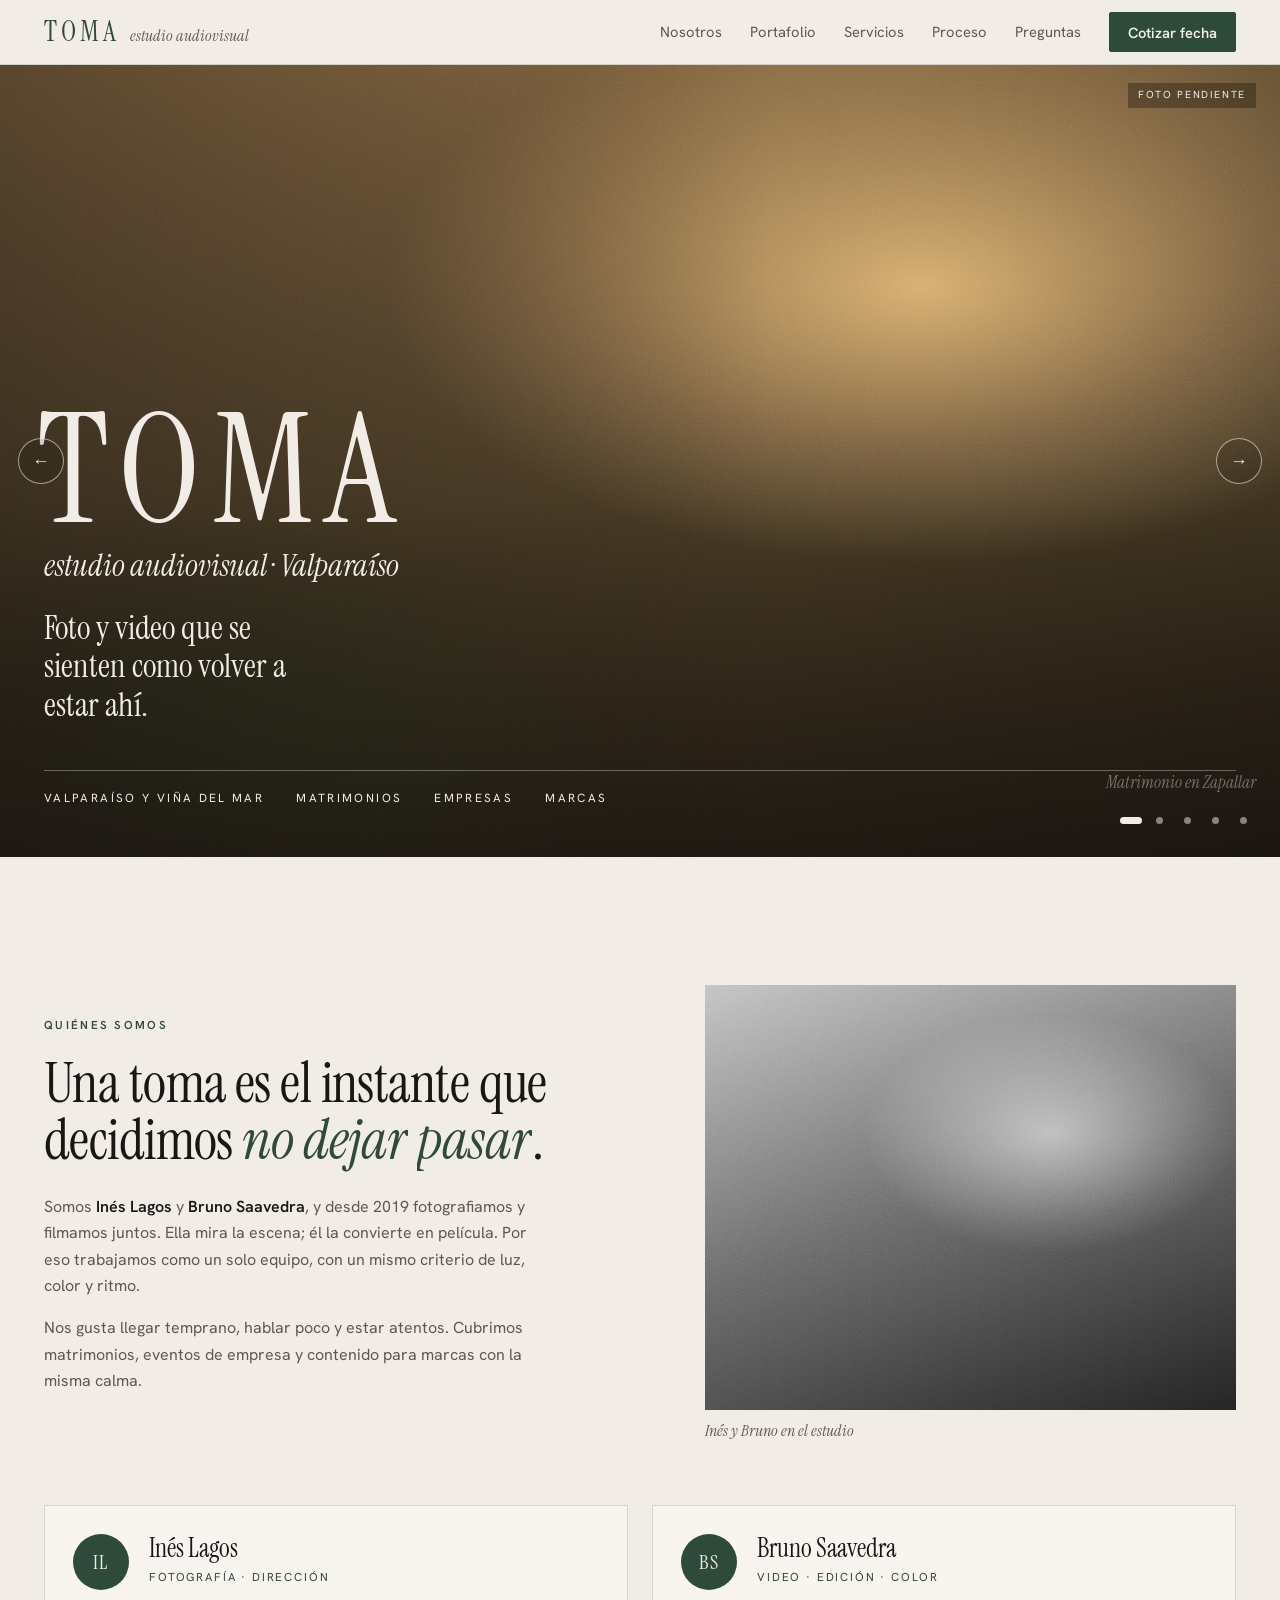
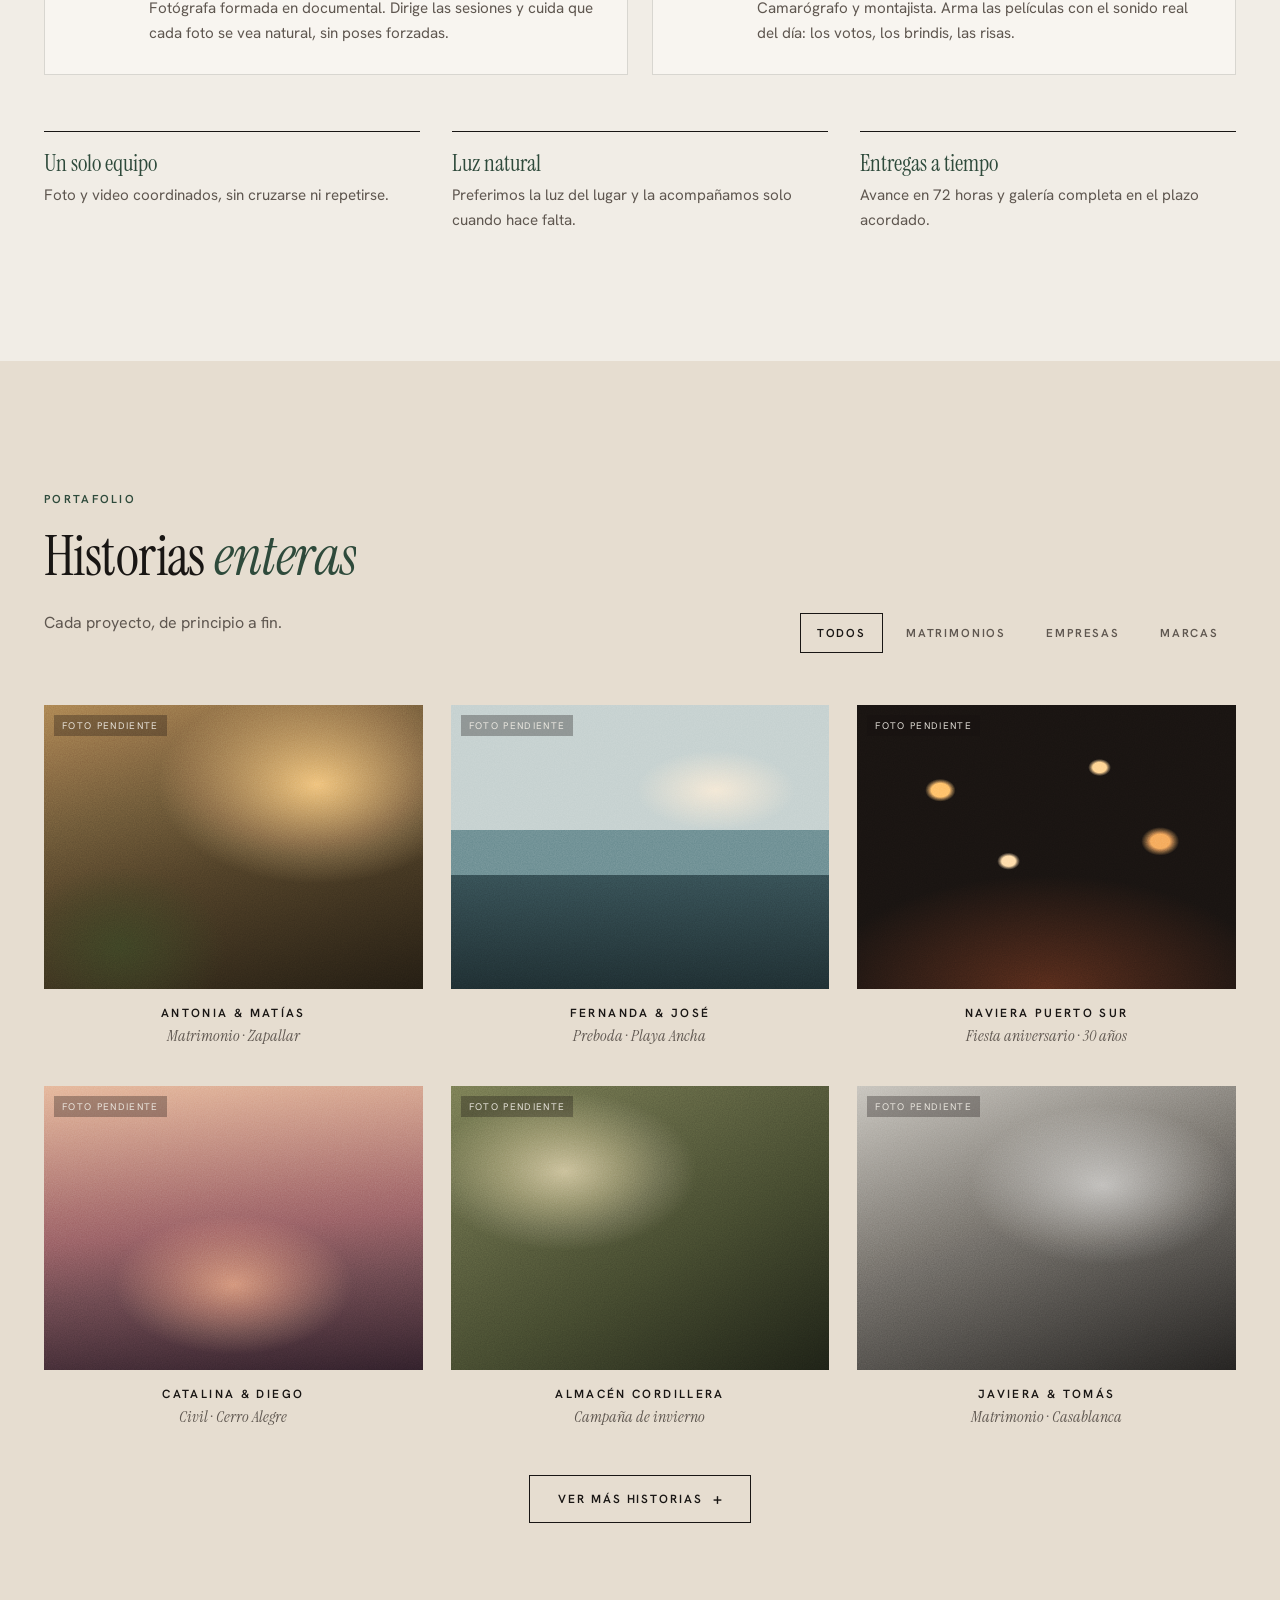
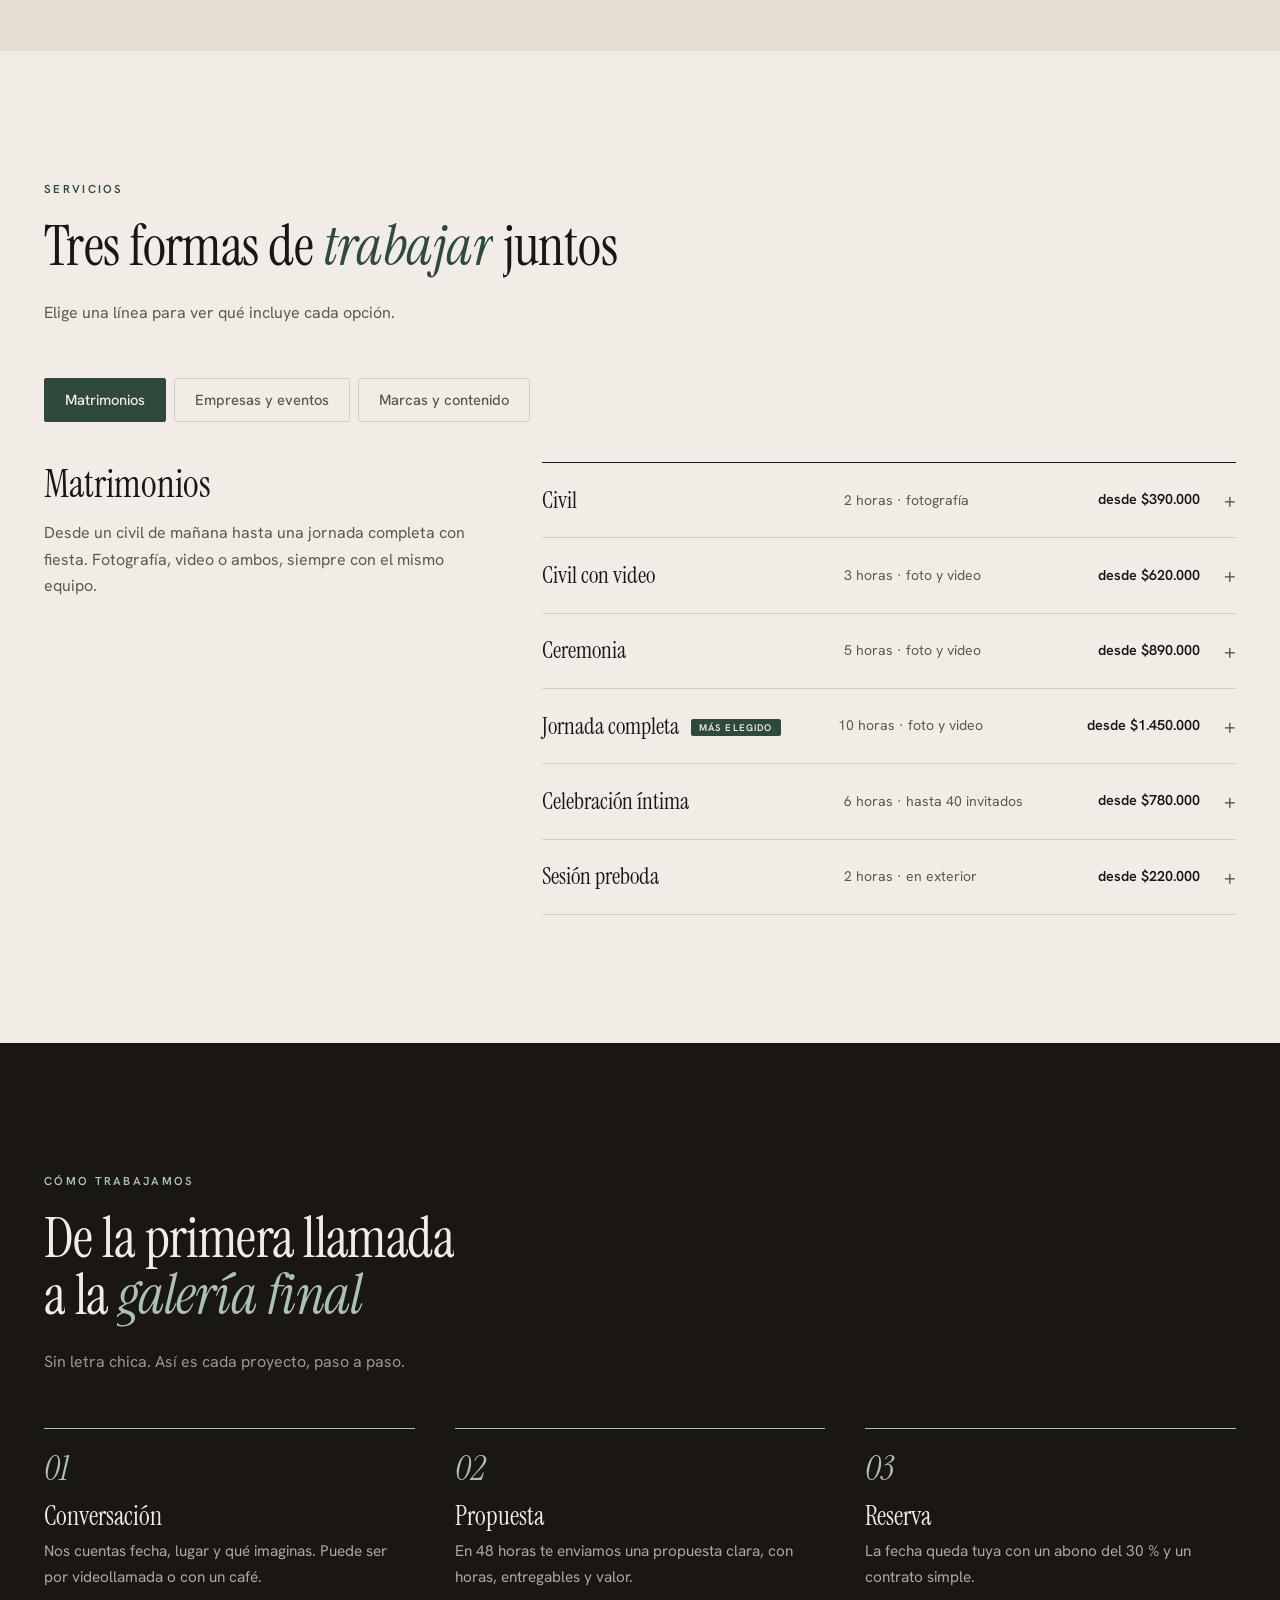
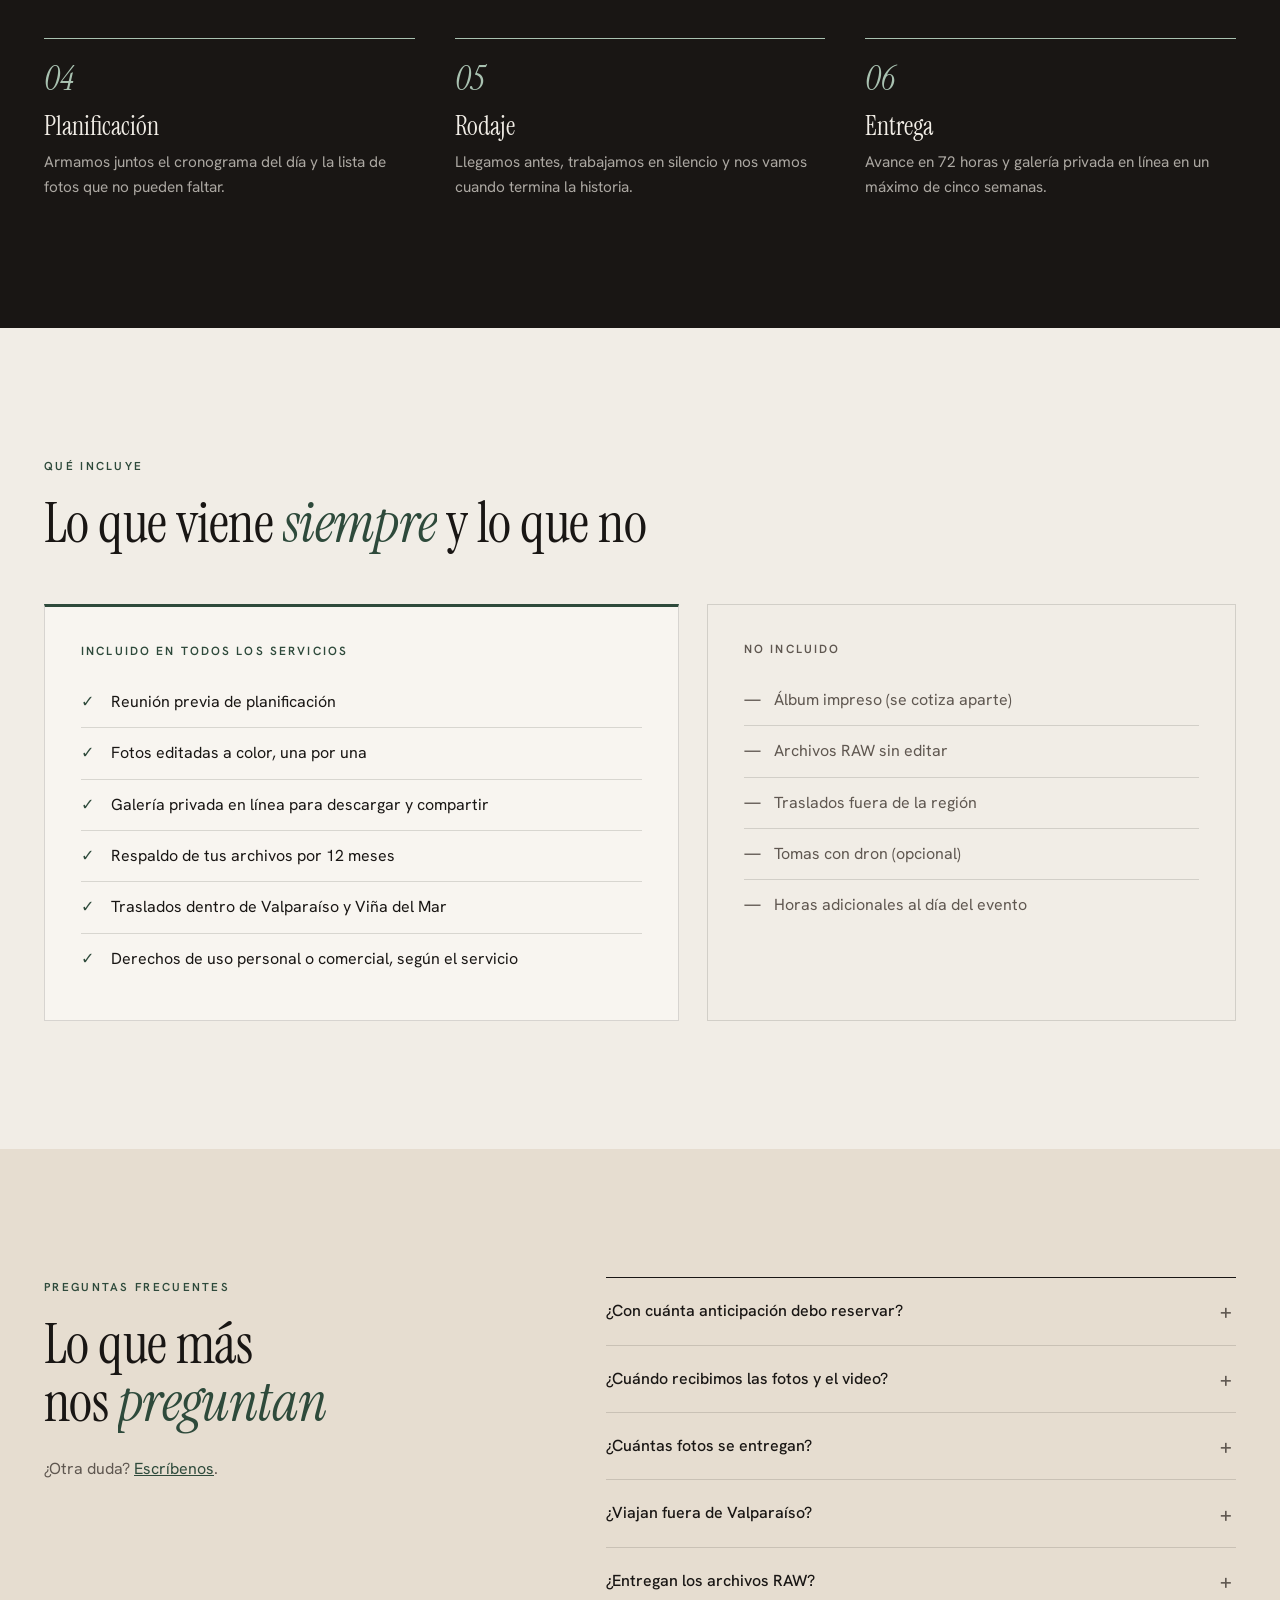
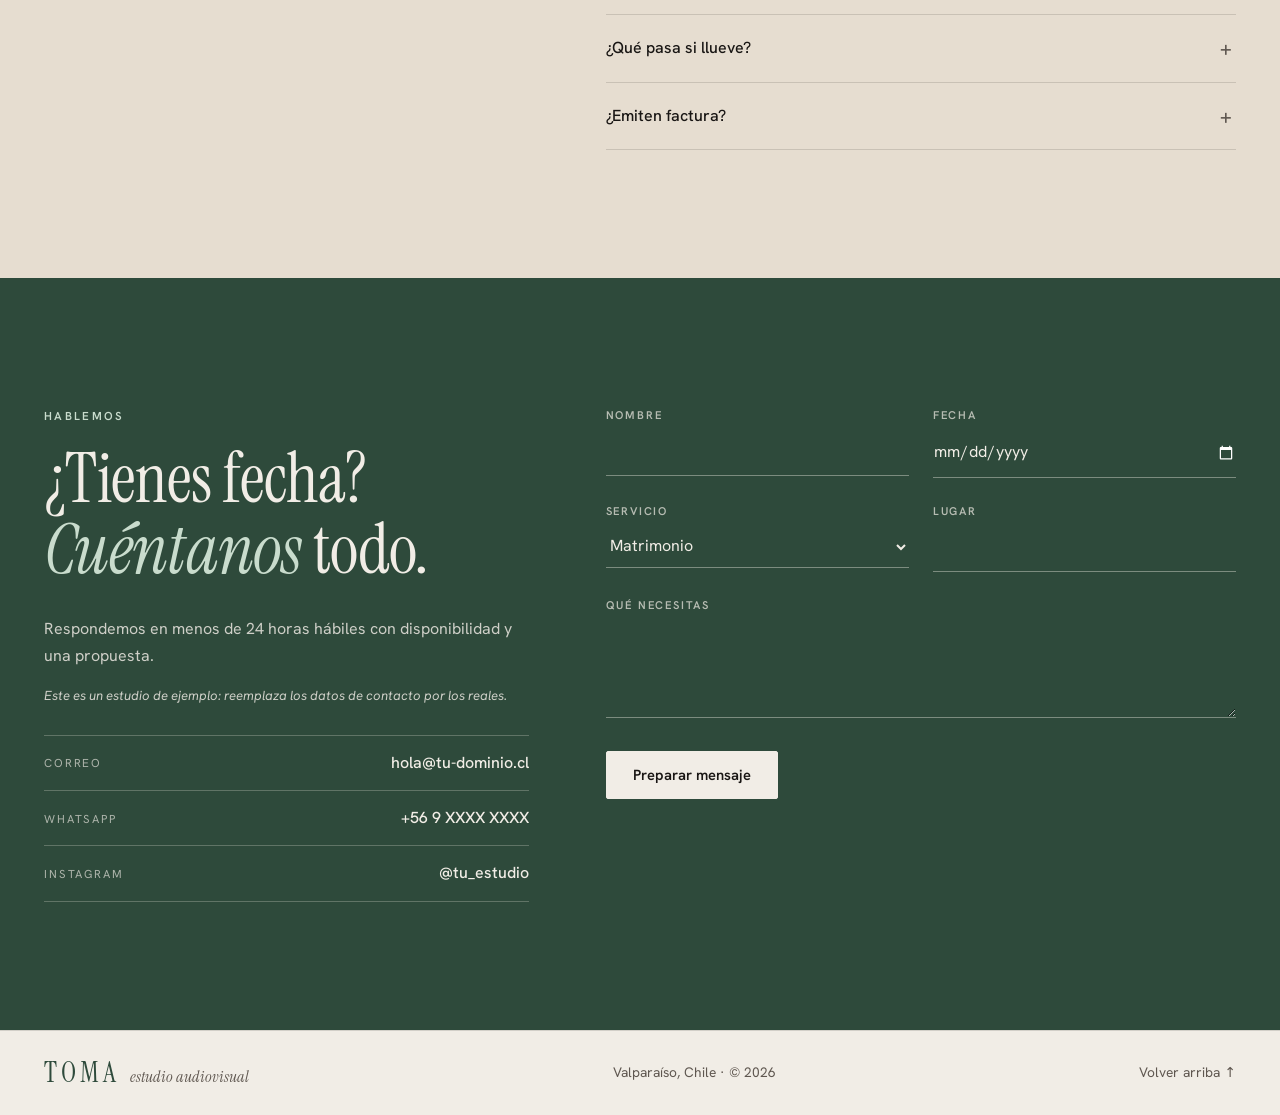
<file: toma/index.html>
<!doctype html>
<html lang="es">
<head>
  <meta charset="utf-8">
  <meta name="viewport" content="width=device-width, initial-scale=1, viewport-fit=cover">
  <title>TOMA · Estudio audiovisual</title>
  <meta name="description" content="TOMA es un estudio de fotografía y video en Valparaíso. Matrimonios, empresas y marcas, con un mismo equipo de principio a fin.">
  <meta property="og:title" content="TOMA · Estudio audiovisual">
  <meta property="og:description" content="Fotografía y video para matrimonios, empresas y marcas.">
  <meta property="og:type" content="website">
  <link rel="icon" href="favicon.svg" type="image/svg+xml">
  <link rel="preconnect" href="https://fonts.googleapis.com">
  <link rel="preconnect" href="https://fonts.gstatic.com" crossorigin>
  <link href="https://fonts.googleapis.com/css2?family=Instrument+Serif:ital@0;1&family=Hanken+Grotesk:wght@400;500;600&display=swap" rel="stylesheet">
  <link rel="stylesheet" href="styles.css">
</head>
<body>
  <a class="skip" href="#contenido">Saltar al contenido</a>

  <header class="nav" id="top">
    <div class="wrap nav__inner">
      <a href="#top" class="brand" aria-label="TOMA, inicio"><span class="brand__mark">TOMA</span><span class="brand__sub">estudio audiovisual</span></a>
      <button class="nav__toggle" aria-expanded="false" aria-controls="menu" aria-label="Abrir menú"><span></span><span></span></button>
      <nav id="menu" class="nav__menu" aria-label="Principal">
        <a href="#nosotros">Nosotros</a>
        <a href="#portafolio">Portafolio</a>
        <a href="#servicios">Servicios</a>
        <a href="#proceso">Proceso</a>
        <a href="#preguntas">Preguntas</a>
        <a href="#contacto" class="btn btn--small">Cotizar fecha</a>
      </nav>
    </div>
  </header>

  <main id="contenido">
    <!-- HERO: carrusel a pantalla completa -->
    <section class="hero" aria-roledescription="carrusel" aria-label="Trabajos destacados">
      <div class="hero__slides">
        <figure class="slide is-active"><div class="ph ph--golden"></div><figcaption>Matrimonio en Zapallar</figcaption></figure>
        <figure class="slide"><div class="ph ph--sea"></div><figcaption>Preboda en Playa Ancha</figcaption></figure>
        <figure class="slide"><div class="ph ph--dusk"></div><figcaption>Civil en Cerro Alegre</figcaption></figure>
        <figure class="slide"><div class="ph ph--night"></div><figcaption>Fiesta de fin de año</figcaption></figure>
        <figure class="slide"><div class="ph ph--olive"></div><figcaption>Campaña de temporada</figcaption></figure>
      </div>
      <div class="hero__shade"></div>
      <div class="wrap hero__content">
        <h1 class="hero__title">TOMA</h1>
        <p class="hero__sub"><em>estudio audiovisual · Valparaíso</em></p>
        <p class="hero__tagline" data-split>Foto y video que se sienten como volver a estar ahí.</p>
        <ul class="hero__tags">
          <li>Valparaíso y Viña del Mar</li><li>Matrimonios</li><li>Empresas</li><li>Marcas</li>
        </ul>
      </div>
      <button class="hero__arrow hero__arrow--prev" aria-label="Foto anterior">←</button>
      <button class="hero__arrow hero__arrow--next" aria-label="Foto siguiente">→</button>
      <div class="hero__dots" role="group" aria-label="Elegir foto"></div>
      <span class="hero__pending">Foto pendiente</span>
    </section>

    <!-- NOSOTROS -->
    <section class="section" id="nosotros">
      <div class="wrap about">
        <div class="about__text">
          <p class="label">Quiénes somos</p>
          <h2 data-split>Una toma es el instante que decidimos <em>no dejar pasar</em>.</h2>
          <p>Somos <strong>Inés Lagos</strong> y <strong>Bruno Saavedra</strong>, y desde 2019 fotografiamos y filmamos juntos. Ella mira la escena; él la convierte en película. Por eso trabajamos como un solo equipo, con un mismo criterio de luz, color y ritmo.</p>
          <p>Nos gusta llegar temprano, hablar poco y estar atentos. Cubrimos matrimonios, eventos de empresa y contenido para marcas con la misma calma.</p>
        </div>
        <figure class="about__photo">
          <div class="ph ph--bw"></div>
          <figcaption>Inés y Bruno en el estudio</figcaption>
        </figure>
      </div>
      <div class="wrap team swipe">
        <article class="person">
          <span class="person__ini" aria-hidden="true">IL</span>
          <div>
            <h3>Inés Lagos</h3>
            <p class="person__role">Fotografía · Dirección</p>
            <p>Fotógrafa formada en documental. Dirige las sesiones y cuida que cada foto se vea natural, sin poses forzadas.</p>
          </div>
        </article>
        <article class="person">
          <span class="person__ini" aria-hidden="true">BS</span>
          <div>
            <h3>Bruno Saavedra</h3>
            <p class="person__role">Video · Edición · Color</p>
            <p>Camarógrafo y montajista. Arma las películas con el sonido real del día: los votos, los brindis, las risas.</p>
          </div>
        </article>
      </div>
      <div class="wrap pillars swipe">
        <div class="pillar"><h3>Un solo equipo</h3><p>Foto y video coordinados, sin cruzarse ni repetirse.</p></div>
        <div class="pillar"><h3>Luz natural</h3><p>Preferimos la luz del lugar y la acompañamos solo cuando hace falta.</p></div>
        <div class="pillar"><h3>Entregas a tiempo</h3><p>Avance en 72 horas y galería completa en el plazo acordado.</p></div>
      </div>
    </section>

    <!-- PORTAFOLIO -->
    <section class="section section--sand" id="portafolio">
      <div class="wrap">
        <header class="section__head section__head--row">
          <div>
            <p class="label">Portafolio</p>
            <h2 data-split>Historias <em>enteras</em></h2>
            <p class="muted">Cada proyecto, de principio a fin.</p>
          </div>
          <div class="filters" role="group" aria-label="Filtrar portafolio">
            <button class="filter is-active" data-filter="all" aria-pressed="true">Todos</button>
            <button class="filter" data-filter="boda" aria-pressed="false">Matrimonios</button>
            <button class="filter" data-filter="empresa" aria-pressed="false">Empresas</button>
            <button class="filter" data-filter="marca" aria-pressed="false">Marcas</button>
          </div>
        </header>
        <!-- Reemplaza cada .ph por <img src="img/archivo.jpg" alt="descripción"> -->
        <div class="stories" data-collapse="6" data-more="Ver más historias" data-less="Ver menos">
          <a class="story" href="#contacto" data-cat="boda"><div class="ph ph--golden"></div><h3>Antonia &amp; Matías</h3><p>Matrimonio · Zapallar</p></a>
          <a class="story" href="#contacto" data-cat="boda"><div class="ph ph--sea"></div><h3>Fernanda &amp; José</h3><p>Preboda · Playa Ancha</p></a>
          <a class="story" href="#contacto" data-cat="empresa"><div class="ph ph--night"></div><h3>Naviera Puerto Sur</h3><p>Fiesta aniversario · 30 años</p></a>
          <a class="story" href="#contacto" data-cat="boda"><div class="ph ph--dusk"></div><h3>Catalina &amp; Diego</h3><p>Civil · Cerro Alegre</p></a>
          <a class="story" href="#contacto" data-cat="marca"><div class="ph ph--olive"></div><h3>Almacén Cordillera</h3><p>Campaña de invierno</p></a>
          <a class="story" href="#contacto" data-cat="boda"><div class="ph ph--bw"></div><h3>Javiera &amp; Tomás</h3><p>Matrimonio · Casablanca</p></a>
          <a class="story" href="#contacto" data-cat="empresa"><div class="ph ph--blue"></div><h3>Congreso Costa 2026</h3><p>Cobertura · 2 días</p></a>
          <a class="story" href="#contacto" data-cat="marca"><div class="ph ph--clay"></div><h3>Cerámica Ola</h3><p>Fotografía de producto</p></a>
          <a class="story" href="#contacto" data-cat="boda"><div class="ph ph--golden"></div><h3>Valentina &amp; Ignacio</h3><p>Celebración íntima · Quintay</p></a>
          <a class="story" href="#contacto" data-cat="empresa"><div class="ph ph--bw"></div><h3>Estudio Arce</h3><p>Retratos de equipo</p></a>
          <a class="story" href="#contacto" data-cat="marca"><div class="ph ph--sea"></div><h3>Surf Escuela Reñaca</h3><p>Contenido para redes</p></a>
          <a class="story" href="#contacto" data-cat="boda"><div class="ph ph--dusk"></div><h3>Martina &amp; Benjamín</h3><p>Matrimonio · Viña del Mar</p></a>
        </div>
      </div>
    </section>

    <!-- SERVICIOS -->
    <section class="section" id="servicios">
      <div class="wrap">
        <header class="section__head">
          <p class="label">Servicios</p>
          <h2 data-split>Tres formas de <em>trabajar</em> juntos</h2>
          <p class="muted">Elige una línea para ver qué incluye cada opción.</p>
        </header>
        <div class="tabs" role="tablist" aria-label="Líneas de trabajo">
          <button role="tab" id="tab-boda" aria-controls="panel-boda" aria-selected="true">Matrimonios</button>
          <button role="tab" id="tab-empresa" aria-controls="panel-empresa" aria-selected="false" tabindex="-1">Empresas y eventos</button>
          <button role="tab" id="tab-marca" aria-controls="panel-marca" aria-selected="false" tabindex="-1">Marcas y contenido</button>
        </div>

        <div class="panel" role="tabpanel" id="panel-boda" aria-labelledby="tab-boda">
          <div class="panel__intro">
            <h3>Matrimonios</h3>
            <p>Desde un civil de mañana hasta una jornada completa con fiesta. Fotografía, video o ambos, siempre con el mismo equipo.</p>
          </div>
          <div class="packs">
            <details class="pack"><summary><span class="pack__name">Civil</span><span class="pack__meta">2 horas · fotografía</span><span class="pack__price">desde $390.000</span></summary><p>Ceremonia en el Registro Civil o en casa, retratos de pareja y fotos grupales. Galería de 150 fotos editadas.</p></details>
            <details class="pack"><summary><span class="pack__name">Civil con video</span><span class="pack__meta">3 horas · foto y video</span><span class="pack__price">desde $620.000</span></summary><p>Todo lo del civil, más una película resumen de 3 minutos con el audio de la ceremonia.</p></details>
            <details class="pack"><summary><span class="pack__name">Ceremonia</span><span class="pack__meta">5 horas · foto y video</span><span class="pack__price">desde $890.000</span></summary><p>Preparativos, ceremonia, cóctel y primeros momentos de la fiesta. Película de 5 minutos y galería completa.</p></details>
            <details class="pack"><summary><span class="pack__name">Jornada completa <span class="badge">Más elegido</span></span><span class="pack__meta">10 horas · foto y video</span><span class="pack__price">desde $1.450.000</span></summary><p>El día entero, desde los preparativos hasta la última canción. Película de 8 minutos, video de 60 segundos para redes y avance en 72 horas.</p></details>
            <details class="pack"><summary><span class="pack__name">Celebración íntima</span><span class="pack__meta">6 horas · hasta 40 invitados</span><span class="pack__price">desde $780.000</span></summary><p>Para matrimonios pequeños en casa o en un restaurante. Fotografía y video con un formato más simple.</p></details>
            <details class="pack"><summary><span class="pack__name">Sesión preboda</span><span class="pack__meta">2 horas · en exterior</span><span class="pack__price">desde $220.000</span></summary><p>Una sesión tranquila para conocernos antes del gran día. Ideal para invitaciones o el save the date.</p></details>
          </div>
        </div>

        <div class="panel" role="tabpanel" id="panel-empresa" aria-labelledby="tab-empresa" hidden>
          <div class="panel__intro">
            <h3>Empresas y eventos</h3>
            <p>Lanzamientos, aniversarios, congresos y fiestas de fin de año. Llegamos, nos mezclamos y entregamos rápido.</p>
          </div>
          <div class="packs">
            <details class="pack"><summary><span class="pack__name">Evento</span><span class="pack__meta">4 horas · fotografía</span><span class="pack__price">desde $350.000</span></summary><p>Cobertura del evento con selección de fotos lista al día siguiente para prensa y redes.</p></details>
            <details class="pack"><summary><span class="pack__name">Evento con video</span><span class="pack__meta">4 horas · foto y video</span><span class="pack__price">desde $650.000</span></summary><p>Fotografía y un video resumen de 90 segundos, más versiones cortas para redes.</p></details>
            <details class="pack"><summary><span class="pack__name">Congreso o jornada</span><span class="pack__meta">8 horas por día</span><span class="pack__price">a cotizar</span></summary><p>Cobertura de charlas, networking y actividades, con entregas parciales cada día.</p></details>
            <details class="pack"><summary><span class="pack__name">Retratos de equipo</span><span class="pack__meta">en tu oficina</span><span class="pack__price">desde $280.000</span></summary><p>Retratos corporativos con fondo y luz consistentes, para web, LinkedIn y prensa.</p></details>
          </div>
        </div>

        <div class="panel" role="tabpanel" id="panel-marca" aria-labelledby="tab-marca" hidden>
          <div class="panel__intro">
            <h3>Marcas y contenido</h3>
            <p>Fotografía de producto, campañas y contenido mensual para redes, con dirección de arte incluida.</p>
          </div>
          <div class="packs">
            <details class="pack"><summary><span class="pack__name">Sesión de producto</span><span class="pack__meta">medio día · estudio o locación</span><span class="pack__price">desde $320.000</span></summary><p>Hasta 15 productos con fondo neutro y 5 fotos de ambiente.</p></details>
            <details class="pack"><summary><span class="pack__name">Contenido mensual</span><span class="pack__meta">1 jornada al mes</span><span class="pack__price">desde $480.000 / mes</span></summary><p>30 fotos y 4 videos verticales al mes, planificados junto a tu calendario de redes.</p></details>
            <details class="pack"><summary><span class="pack__name">Campaña</span><span class="pack__meta">idea, producción y rodaje</span><span class="pack__price">a cotizar</span></summary><p>Concepto, casting, locación y rodaje para una campaña de temporada o lanzamiento.</p></details>
          </div>
        </div>
      </div>
    </section>

    <!-- PROCESO -->
    <section class="section section--dark" id="proceso">
      <div class="wrap">
        <header class="section__head">
          <p class="label">Cómo trabajamos</p>
          <h2 data-split>De la primera llamada a la <em>galería final</em></h2>
          <p class="muted">Sin letra chica. Así es cada proyecto, paso a paso.</p>
        </header>
        <ol class="process swipe">
          <li><span class="process__n">01</span><h3>Conversación</h3><p>Nos cuentas fecha, lugar y qué imaginas. Puede ser por videollamada o con un café.</p></li>
          <li><span class="process__n">02</span><h3>Propuesta</h3><p>En 48 horas te enviamos una propuesta clara, con horas, entregables y valor.</p></li>
          <li><span class="process__n">03</span><h3>Reserva</h3><p>La fecha queda tuya con un abono del 30 % y un contrato simple.</p></li>
          <li><span class="process__n">04</span><h3>Planificación</h3><p>Armamos juntos el cronograma del día y la lista de fotos que no pueden faltar.</p></li>
          <li><span class="process__n">05</span><h3>Rodaje</h3><p>Llegamos antes, trabajamos en silencio y nos vamos cuando termina la historia.</p></li>
          <li><span class="process__n">06</span><h3>Entrega</h3><p>Avance en 72 horas y galería privada en línea en un máximo de cinco semanas.</p></li>
        </ol>
      </div>
    </section>

    <!-- INCLUYE -->
    <section class="section" id="incluye">
      <div class="wrap">
        <header class="section__head">
          <p class="label">Qué incluye</p>
          <h2 data-split>Lo que viene <em>siempre</em> y lo que no</h2>
        </header>
        <div class="includes">
          <div class="inc inc--yes">
            <h3>Incluido en todos los servicios</h3>
            <ul>
              <li>Reunión previa de planificación</li>
              <li>Fotos editadas a color, una por una</li>
              <li>Galería privada en línea para descargar y compartir</li>
              <li>Respaldo de tus archivos por 12 meses</li>
              <li>Traslados dentro de Valparaíso y Viña del Mar</li>
              <li>Derechos de uso personal o comercial, según el servicio</li>
            </ul>
          </div>
          <div class="inc inc--no">
            <h3>No incluido</h3>
            <ul>
              <li>Álbum impreso (se cotiza aparte)</li>
              <li>Archivos RAW sin editar</li>
              <li>Traslados fuera de la región</li>
              <li>Tomas con dron (opcional)</li>
              <li>Horas adicionales al día del evento</li>
            </ul>
          </div>
        </div>
      </div>
    </section>

    <!-- PREGUNTAS -->
    <section class="section section--sand" id="preguntas">
      <div class="wrap split">
        <header>
          <p class="label">Preguntas frecuentes</p>
          <h2 data-split>Lo que más nos <em>preguntan</em></h2>
          <p class="muted">¿Otra duda? <a href="#contacto">Escríbenos</a>.</p>
        </header>
        <div class="faq" data-collapse="4" data-mobile-only data-more="Ver más preguntas" data-less="Ver menos">
          <details><summary>¿Con cuánta anticipación debo reservar?</summary><p>Para matrimonios entre octubre y marzo, idealmente con 8 a 12 meses. Para eventos de empresa, con 3 a 4 semanas suele bastar.</p></details>
          <details><summary>¿Cuándo recibimos las fotos y el video?</summary><p>Un avance en 72 horas y la galería completa en un máximo de cinco semanas. La película se entrega junto con la galería.</p></details>
          <details><summary>¿Cuántas fotos se entregan?</summary><p>Depende de las horas, pero como referencia una jornada completa suele tener entre 600 y 800 fotos editadas.</p></details>
          <details><summary>¿Viajan fuera de Valparaíso?</summary><p>Sí, a todo Chile. Fuera de la región sumamos traslado y, si corresponde, alojamiento.</p></details>
          <details><summary>¿Entregan los archivos RAW?</summary><p>No. Cada foto pasa por nuestra edición para mantener un mismo estilo en toda la galería.</p></details>
          <details><summary>¿Qué pasa si llueve?</summary><p>Siempre tenemos un plan B de locación para los retratos. La lluvia también puede dar fotos muy lindas.</p></details>
          <details><summary>¿Emiten factura?</summary><p>Sí, emitimos factura o boleta de honorarios, como prefieras.</p></details>
        </div>
      </div>
    </section>

    <!-- CONTACTO -->
    <section class="section section--accent" id="contacto">
      <div class="wrap split">
        <div>
          <p class="label">Hablemos</p>
          <h2 data-split>¿Tienes fecha? <em>Cuéntanos</em> todo.</h2>
          <p>Respondemos en menos de 24 horas hábiles con disponibilidad y una propuesta.</p>
          <p class="contact__note">Este es un estudio de ejemplo: reemplaza los datos de contacto por los reales.</p>
          <ul class="contact-list">
            <li><span>Correo</span><strong>hola@tu-dominio.cl</strong></li>
            <li><span>WhatsApp</span><strong>+56 9 XXXX XXXX</strong></li>
            <li><span>Instagram</span><strong>@tu_estudio</strong></li>
          </ul>
        </div>
        <form class="form" id="quote" novalidate>
          <div class="row">
            <div class="field"><label for="q-nombre">Nombre</label><input id="q-nombre" name="nombre" autocomplete="name" required></div>
            <div class="field"><label for="q-fecha">Fecha</label><input id="q-fecha" name="fecha" type="date"></div>
          </div>
          <div class="row">
            <div class="field">
              <label for="q-tipo">Servicio</label>
              <select id="q-tipo" name="tipo">
                <option>Matrimonio</option>
                <option>Empresa o evento</option>
                <option>Marca o contenido</option>
              </select>
            </div>
            <div class="field"><label for="q-lugar">Lugar</label><input id="q-lugar" name="lugar"></div>
          </div>
          <div class="field"><label for="q-msg">Qué necesitas</label><textarea id="q-msg" name="mensaje" rows="3" required></textarea></div>
          <button class="btn btn--light" type="submit">Preparar mensaje</button>
          <p class="form__status" role="status" aria-live="polite"></p>
          <pre class="form__preview" hidden></pre>
        </form>
      </div>
    </section>
  </main>

  <footer class="footer">
    <div class="wrap footer__inner">
      <span class="brand"><span class="brand__mark">TOMA</span><span class="brand__sub">estudio audiovisual</span></span>
      <span>Valparaíso, Chile · © <span id="year">2026</span></span>
      <a href="#top">Volver arriba ↑</a>
    </div>
  </footer>

  <a href="#contacto" class="mobile-cta" aria-hidden="true" tabindex="-1">Cotizar fecha</a>
  <script src="script.js"></script>
</body>
</html>
</file>
<file: styles.css>
:root {
  --bg: #f6f2ea;
  --bg-alt: #ede6d8;
  --ink: #14232e;
  --ink-soft: #4a5862;
  --navy: #14232e;
  --accent: #c2603a;
  --line: rgba(20, 35, 46, .14);
  --radius: 14px;
  --serif: "Fraunces", Georgia, serif;
  --sans: "Inter", system-ui, -apple-system, sans-serif;
  --wrap: 1160px;
}

*, *::before, *::after { box-sizing: border-box; }
html { scroll-behavior: smooth; scroll-padding-top: 80px; }
body {
  margin: 0;
  font-family: var(--sans);
  font-size: 17px;
  line-height: 1.6;
  color: var(--ink);
  background: var(--bg);
  -webkit-font-smoothing: antialiased;
}
img, svg { display: block; max-width: 100%; }
a { color: inherit; }
h1, h2, h3 { font-family: var(--serif); font-weight: 600; line-height: 1.12; margin: 0 0 .5em; letter-spacing: -.01em; }
h2 { font-size: clamp(2rem, 4vw, 3rem); }
h3 { font-size: 1.35rem; }
p { margin: 0 0 1em; }
em { font-style: italic; color: var(--accent); }

.wrap { width: 100%; max-width: var(--wrap); margin: 0 auto; padding: 0 24px; }
.skip { position: absolute; left: -999px; top: 8px; background: var(--ink); color: #fff; padding: 8px 14px; border-radius: 8px; z-index: 100; }
.skip:focus { left: 8px; }
:focus-visible { outline: 2px solid var(--accent); outline-offset: 3px; }

.eyebrow { font-size: .78rem; font-weight: 600; letter-spacing: .14em; text-transform: uppercase; color: var(--accent); margin-bottom: 1rem; }

/* Buttons */
.btn {
  display: inline-flex; align-items: center; justify-content: center;
  background: var(--ink); color: var(--bg);
  padding: 14px 26px; border-radius: 999px; border: 0;
  font: 600 .95rem var(--sans); text-decoration: none; cursor: pointer;
  transition: background .2s, transform .2s;
}
.btn:hover { background: var(--accent); transform: translateY(-1px); }
.btn--small { padding: 9px 18px; font-size: .88rem; }
.link-arrow { font-weight: 600; text-decoration: none; }
.link-arrow span { display: inline-block; transition: transform .2s; }
.link-arrow:hover span { transform: translateX(4px); }

/* Nav */
.nav { position: sticky; top: 0; z-index: 50; background: rgba(246, 242, 234, .85); backdrop-filter: blur(10px); border-bottom: 1px solid transparent; transition: border-color .2s; }
.nav.is-scrolled { border-bottom-color: var(--line); }
.nav__inner { display: flex; align-items: center; justify-content: space-between; height: 72px; }
.brand { display: flex; align-items: center; gap: 10px; text-decoration: none; font-family: var(--serif); font-size: 1.3rem; font-weight: 600; }
.brand__mark { width: 30px; height: 30px; color: var(--accent); }
.brand em { font-style: normal; font-weight: 400; color: var(--ink-soft); margin-left: 4px; }
.nav__menu { display: flex; align-items: center; gap: 28px; }
.nav__menu a:not(.btn) { text-decoration: none; font-size: .95rem; font-weight: 500; color: var(--ink-soft); transition: color .2s; }
.nav__menu a:not(.btn):hover { color: var(--ink); }
.nav__toggle { display: none; }

@media (max-width: 760px) {
  .nav__toggle { display: grid; gap: 6px; background: none; border: 0; padding: 10px; cursor: pointer; }
  .nav__toggle span { width: 24px; height: 2px; background: var(--ink); transition: transform .25s; }
  .nav__toggle[aria-expanded="true"] span:first-child { transform: translateY(4px) rotate(45deg); }
  .nav__toggle[aria-expanded="true"] span:last-child { transform: translateY(-4px) rotate(-45deg); }
  .nav__menu {
    position: absolute; top: 72px; left: 0; right: 0;
    flex-direction: column; align-items: flex-start; gap: 18px;
    padding: 24px; background: var(--bg); border-bottom: 1px solid var(--line);
    transform: translateY(-8px); opacity: 0; visibility: hidden; transition: .25s;
  }
  .nav__menu.is-open { transform: none; opacity: 1; visibility: visible; }
  .nav__menu a:not(.btn) { font-size: 1.1rem; }
}

/* Hero */
.hero { position: relative; padding: clamp(80px, 14vw, 160px) 0 clamp(120px, 16vw, 180px); overflow: hidden; }
.hero__title { font-size: clamp(2.6rem, 7vw, 5.4rem); max-width: 15ch; margin-bottom: .4em; font-weight: 400; }
.hero__title em { font-weight: 600; }
.hero__lead { font-size: clamp(1.05rem, 1.6vw, 1.25rem); color: var(--ink-soft); max-width: 52ch; margin-bottom: 2rem; }
.hero__cta { display: flex; flex-wrap: wrap; align-items: center; gap: 24px; }
.hero__waves { position: absolute; left: 0; right: 0; bottom: 0; height: 80px; }
.hero__waves svg { width: 100%; height: 100%; }
.hero__waves path { fill: var(--bg-alt); animation: drift 12s ease-in-out infinite alternate; }
@keyframes drift { to { transform: translateX(-60px); } }
.hero__waves svg { overflow: visible; width: calc(100% + 120px); }

/* Sections */
.section { padding: clamp(72px, 10vw, 120px) 0; }
.section--alt { background: var(--bg-alt); }
.section--dark { background: var(--navy); color: var(--bg); }
.section--dark .eyebrow { color: #e8946f; }
.section__head { margin-bottom: 48px; max-width: 640px; }
.section__head--row { max-width: none; display: flex; flex-wrap: wrap; align-items: flex-end; justify-content: space-between; gap: 24px; }
.section__lead { color: var(--ink-soft); font-size: 1.1rem; }

.grid { display: grid; gap: 24px; }
.grid--3 { grid-template-columns: repeat(auto-fit, minmax(260px, 1fr)); }

.card { background: #fff8ee; border: 1px solid var(--line); border-radius: var(--radius); padding: 32px; transition: transform .25s, box-shadow .25s; }
.card:hover { transform: translateY(-4px); box-shadow: 0 18px 40px -20px rgba(20, 35, 46, .35); }
.card__num { display: block; font-family: var(--serif); font-size: 1rem; color: var(--accent); margin-bottom: 28px; }
.card p { color: var(--ink-soft); }
.tags { display: flex; flex-wrap: wrap; gap: 8px; list-style: none; padding: 0; margin: 20px 0 0; }
.tags li { font-size: .78rem; padding: 4px 12px; border: 1px solid var(--line); border-radius: 999px; color: var(--ink-soft); }

/* Projects */
.filters { display: flex; flex-wrap: wrap; gap: 8px; }
.filter { font: 500 .9rem var(--sans); background: transparent; border: 1px solid var(--line); color: var(--ink); padding: 8px 16px; border-radius: 999px; cursor: pointer; transition: .2s; }
.filter:hover { border-color: var(--ink); }
.filter.is-active { background: var(--ink); color: var(--bg); border-color: var(--ink); }
.projects { display: grid; grid-template-columns: repeat(auto-fill, minmax(300px, 1fr)); gap: 28px; }
.project { cursor: default; }
.project.is-hidden { display: none; }
.project__img {
  aspect-ratio: 4 / 3; border-radius: var(--radius); overflow: hidden; position: relative;
  background: radial-gradient(circle at 75% 30%, var(--c2) 0 18%, transparent 19%), linear-gradient(135deg, var(--c1), color-mix(in srgb, var(--c1) 70%, #000));
  display: grid; place-items: end start; padding: 22px;
}
.project__img span { font-family: var(--serif); font-size: 2.4rem; font-style: italic; color: var(--c2); transition: transform .35s; }
.project__img::after { content: ""; position: absolute; inset: 0; background: linear-gradient(transparent 50%, rgba(0,0,0,.25)); }
.project:hover .project__img span { transform: translateY(-6px); }
.project__meta { display: flex; justify-content: space-between; align-items: baseline; gap: 12px; padding-top: 14px; }
.project__meta h3 { font-size: 1.15rem; margin: 0; }
.project__meta p { margin: 0; font-size: .88rem; color: var(--ink-soft); }

/* Split / Studio */
.split { display: grid; grid-template-columns: 1.1fr 1fr; gap: clamp(40px, 7vw, 96px); align-items: start; }
@media (max-width: 860px) { .split { grid-template-columns: 1fr; } }
.split p { color: var(--ink-soft); }
.stats { display: grid; grid-template-columns: 1fr 1fr; gap: 1px; margin: 0; background: var(--line); border: 1px solid var(--line); border-radius: var(--radius); overflow: hidden; }
.stats div { background: var(--bg); padding: 28px; }
.stats dt { font-family: var(--serif); font-size: 2.6rem; line-height: 1; color: var(--accent); margin-bottom: 8px; }
.stats dd { margin: 0; color: var(--ink-soft); font-size: .95rem; }

/* Steps */
.steps { list-style: none; padding: 0; margin: 0; display: grid; grid-template-columns: repeat(auto-fit, minmax(220px, 1fr)); gap: 32px; counter-reset: step; }
.steps li { counter-increment: step; border-top: 1px solid rgba(246, 242, 234, .25); padding-top: 24px; }
.steps li::before { content: "0" counter(step); display: block; font-family: var(--serif); color: #e8946f; margin-bottom: 14px; }
.steps p { color: rgba(246, 242, 234, .72); }

/* Quote */
.quote { margin: 0 auto; max-width: 860px; text-align: center; }
.quote blockquote { margin: 0 0 20px; font-family: var(--serif); font-size: clamp(1.5rem, 3.2vw, 2.3rem); line-height: 1.3; }
.quote figcaption { color: var(--ink-soft); }
.quote figcaption span { color: var(--accent); }

/* Contact */
.contact-list { list-style: none; padding: 0; margin: 28px 0 0; border-top: 1px solid var(--line); }
.contact-list li { display: flex; justify-content: space-between; gap: 16px; padding: 14px 0; border-bottom: 1px solid var(--line); }
.contact-list span { color: var(--ink-soft); font-size: .9rem; }
.contact-list a { text-decoration: none; font-weight: 500; }
.contact-list a:hover { color: var(--accent); }

.form { background: #fff8ee; border: 1px solid var(--line); border-radius: var(--radius); padding: clamp(24px, 4vw, 40px); }
.field { margin-bottom: 18px; }
.field label { display: block; font-size: .88rem; font-weight: 600; margin-bottom: 6px; }
.field input, .field select, .field textarea {
  width: 100%; font: inherit; color: var(--ink); background: var(--bg);
  border: 1px solid var(--line); border-radius: 10px; padding: 12px 14px; transition: border-color .2s;
}
.field input:focus, .field select:focus, .field textarea:focus { border-color: var(--ink); outline: none; }
.field.has-error input, .field.has-error textarea { border-color: #b3261e; }
.form .btn { width: 100%; margin-top: 6px; }
.form__status { margin: 14px 0 0; font-size: .92rem; min-height: 1.4em; }
.form__status.is-error { color: #b3261e; }
.form__status.is-ok { color: #2c6e49; }

/* Footer */
.footer { border-top: 1px solid var(--line); padding: 28px 0; font-size: .9rem; color: var(--ink-soft); }
.footer__inner { display: flex; justify-content: space-between; gap: 16px; flex-wrap: wrap; }
.footer a { text-decoration: none; }
.footer a:hover { color: var(--accent); }

/* Reveal on scroll */
.reveal { opacity: 0; transform: translateY(18px); transition: opacity .7s ease, transform .7s ease; }
.reveal.is-visible { opacity: 1; transform: none; }
.no-js .reveal { opacity: 1; transform: none; }

@media (prefers-reduced-motion: reduce) {
  html { scroll-behavior: auto; }
  .reveal { opacity: 1; transform: none; transition: none; }
  .hero__waves path { animation: none; }
}
</file>
<file: figue/styles.css>
/* Layout: editorial de dos columnas, grilla recta, reglas finas y mucho aire. */
:root {
  --paper: #f6f3ee;
  --paper-2: #ece6dd;
  --ink: #1e1a1c;
  --ink-soft: #5d5559;
  --plum: #5a2747;
  --sage: #6e7a5a;
  --line: rgba(30, 26, 28, .14);

  --pat-plum: url("data:image/svg+xml,%3Csvg xmlns='http://www.w3.org/2000/svg' width='96' height='96'%3E%3Crect width='96' height='96' fill='%235a2747'/%3E%3Cg fill='none' stroke-width='1.1' stroke-linecap='round' stroke-linejoin='round'%3E%3Cg stroke='%23f0e4ea'%3E%3Cpath d='M24 14c-1 0-2 1-2 3-6 1-11 7-11 13 0 6 5 9 13 9s13-3 13-9c0-6-5-12-11-13 0-2-1-3-2-3z'/%3E%3Cpath d='M19 30c2 3 7 3 10 0'/%3E%3Cpath d='M72 62c-1 0-2 1-2 3-6 1-11 7-11 13 0 6 5 9 13 9s13-3 13-9c0-6-5-12-11-13 0-2-1-3-2-3z'/%3E%3Cpath d='M67 78c2 3 7 3 10 0'/%3E%3Ccircle cx='70' cy='22' r='1.2'/%3E%3Ccircle cx='20' cy='70' r='1.2'/%3E%3Ccircle cx='48' cy='48' r='1.2'/%3E%3C/g%3E%3Cg stroke='%23c9a3ba'%3E%3Cpath d='M24 14c4-5 9-5 11-2-4 4-8 4-11 2z'/%3E%3Cpath d='M72 62c4-5 9-5 11-2-4 4-8 4-11 2z'/%3E%3Cpath d='M50 18c8-6 16-4 18 0-6 5-13 5-18 0zM50 18c6 0 12 0 18 0'/%3E%3Cpath d='M2 54c8-6 16-4 18 0-6 5-13 5-18 0zM2 54c6 0 12 0 18 0'/%3E%3C/g%3E%3C/g%3E%3C/svg%3E");
  --pat-paper: url("data:image/svg+xml,%3Csvg xmlns='http://www.w3.org/2000/svg' width='96' height='96'%3E%3Crect width='96' height='96' fill='%23fbf9f5'/%3E%3Cg fill='none' stroke-width='1.1' stroke-linecap='round' stroke-linejoin='round'%3E%3Cg stroke='%235a2747'%3E%3Cpath d='M24 14c-1 0-2 1-2 3-6 1-11 7-11 13 0 6 5 9 13 9s13-3 13-9c0-6-5-12-11-13 0-2-1-3-2-3z'/%3E%3Cpath d='M19 30c2 3 7 3 10 0'/%3E%3Cpath d='M72 62c-1 0-2 1-2 3-6 1-11 7-11 13 0 6 5 9 13 9s13-3 13-9c0-6-5-12-11-13 0-2-1-3-2-3z'/%3E%3Cpath d='M67 78c2 3 7 3 10 0'/%3E%3Ccircle cx='70' cy='22' r='1.2'/%3E%3Ccircle cx='20' cy='70' r='1.2'/%3E%3Ccircle cx='48' cy='48' r='1.2'/%3E%3C/g%3E%3Cg stroke='%236e7a5a'%3E%3Cpath d='M24 14c4-5 9-5 11-2-4 4-8 4-11 2z'/%3E%3Cpath d='M72 62c4-5 9-5 11-2-4 4-8 4-11 2z'/%3E%3Cpath d='M50 18c8-6 16-4 18 0-6 5-13 5-18 0zM50 18c6 0 12 0 18 0'/%3E%3Cpath d='M2 54c8-6 16-4 18 0-6 5-13 5-18 0zM2 54c6 0 12 0 18 0'/%3E%3C/g%3E%3C/g%3E%3C/svg%3E");
  --pat-sage: url("data:image/svg+xml,%3Csvg xmlns='http://www.w3.org/2000/svg' width='96' height='96'%3E%3Crect width='96' height='96' fill='%23dfe2d3'/%3E%3Cg fill='none' stroke-width='1.1' stroke-linecap='round' stroke-linejoin='round'%3E%3Cg stroke='%234b5640'%3E%3Cpath d='M24 14c-1 0-2 1-2 3-6 1-11 7-11 13 0 6 5 9 13 9s13-3 13-9c0-6-5-12-11-13 0-2-1-3-2-3z'/%3E%3Cpath d='M19 30c2 3 7 3 10 0'/%3E%3Cpath d='M72 62c-1 0-2 1-2 3-6 1-11 7-11 13 0 6 5 9 13 9s13-3 13-9c0-6-5-12-11-13 0-2-1-3-2-3z'/%3E%3Cpath d='M67 78c2 3 7 3 10 0'/%3E%3Ccircle cx='70' cy='22' r='1.2'/%3E%3Ccircle cx='20' cy='70' r='1.2'/%3E%3Ccircle cx='48' cy='48' r='1.2'/%3E%3C/g%3E%3Cg stroke='%235a2747'%3E%3Cpath d='M24 14c4-5 9-5 11-2-4 4-8 4-11 2z'/%3E%3Cpath d='M72 62c4-5 9-5 11-2-4 4-8 4-11 2z'/%3E%3Cpath d='M50 18c8-6 16-4 18 0-6 5-13 5-18 0zM50 18c6 0 12 0 18 0'/%3E%3Cpath d='M2 54c8-6 16-4 18 0-6 5-13 5-18 0zM2 54c6 0 12 0 18 0'/%3E%3C/g%3E%3C/g%3E%3C/svg%3E");
  --display: "Cormorant", "Cormorant Garamond", Georgia, serif;
  --sans: "Manrope", system-ui, -apple-system, sans-serif;
}

[hidden] { display: none !important; }
*, *::before, *::after { box-sizing: border-box; }
html { scroll-behavior: smooth; scroll-padding-top: 72px; }
body { margin: 0; font: 400 16px/1.7 var(--sans); color: var(--ink); background: var(--paper); -webkit-font-smoothing: antialiased; }
a { color: inherit; }
img, svg { display: block; max-width: 100%; }
h1, h2, h3, h4 { margin: 0; font-weight: 500; text-wrap: balance; }
h1, h2 { font-family: var(--display); line-height: 1.04; letter-spacing: -.01em; }
h1 { font-size: clamp(2.8rem, 6vw, 5rem); }
h2 { font-size: clamp(2.1rem, 4vw, 3.3rem); margin-bottom: .5em; }
h3 { font-family: var(--display); font-size: 1.6rem; line-height: 1.15; font-weight: 600; }
h4 { font-size: .95rem; font-weight: 600; }
p { margin: 0 0 1em; }
.muted { color: var(--ink-soft); }
.lead { font-size: 1.08rem; color: var(--ink-soft); max-width: 58ch; }
.wrap { max-width: 1200px; margin: 0 auto; padding-left: max(24px, env(safe-area-inset-left, 0px)); padding-right: max(24px, env(safe-area-inset-right, 0px)); }
.skip { position: absolute; left: -999px; top: 8px; background: var(--ink); color: var(--paper); padding: 8px 14px; z-index: 100; }
.skip:focus { left: 8px; }
:focus-visible { outline: 1.5px solid var(--plum); outline-offset: 3px; }

.label { display: flex; align-items: center; gap: 12px; font-size: .9rem; font-weight: 500; color: var(--plum); margin-bottom: 1.2rem; }
.label::before { content: ""; width: 28px; height: 1px; background: currentColor; }
em { font-style: italic; color: var(--plum); }
.section--ink em { color: #d9b3c9; }

.btn { display: inline-flex; align-items: center; justify-content: center; background: var(--ink); color: var(--paper); border: 1px solid var(--ink); padding: 15px 28px; border-radius: 2px; font: 600 .8rem var(--sans); letter-spacing: .12em; text-transform: uppercase; text-decoration: none; cursor: pointer; transition: background .25s, color .25s, border-color .25s; }
.btn:hover { background: var(--plum); border-color: var(--plum); }
.btn--light { background: var(--paper); color: var(--ink); border-color: var(--paper); }
.btn--light:hover { background: transparent; color: var(--paper); border-color: var(--paper); }
.link { font-size: .8rem; font-weight: 600; letter-spacing: .12em; text-transform: uppercase; text-decoration: none; padding-bottom: 4px; border-bottom: 1px solid currentColor; transition: color .2s; }
.link:hover { color: var(--plum); }

/* Nav */
.nav { position: sticky; top: env(safe-area-inset-top, 0px); z-index: 50; background: rgba(246, 243, 238, .92); backdrop-filter: blur(8px); border-bottom: 1px solid transparent; transition: border-color .2s; }
.nav.is-scrolled { border-bottom-color: var(--line); }
.nav__inner { display: flex; align-items: center; justify-content: space-between; height: 72px; }
.brand { font: italic 500 2rem/1 var(--display); letter-spacing: .01em; text-decoration: none; color: var(--ink); }
.brand--small { font-size: 1.5rem; }
.nav__menu { display: flex; align-items: center; gap: 34px; }
.nav__menu a { font-size: .78rem; font-weight: 500; letter-spacing: .12em; text-transform: uppercase; text-decoration: none; color: var(--ink-soft); transition: color .2s; }
.nav__menu a:hover { color: var(--ink); }
.nav__menu .nav__cta { color: var(--ink); border-bottom: 1px solid var(--ink); padding-bottom: 3px; }
.nav__toggle { display: none; }
@media (max-width: 820px) {
  .nav__toggle { display: grid; gap: 6px; background: none; border: 0; padding: 10px; cursor: pointer; }
  .nav__toggle span { width: 24px; height: 1.5px; background: var(--ink); transition: transform .25s; }
  .nav__toggle[aria-expanded="true"] span:first-child { transform: translateY(3.75px) rotate(45deg); }
  .nav__toggle[aria-expanded="true"] span:last-child { transform: translateY(-3.75px) rotate(-45deg); }
  .nav__menu { position: absolute; top: 72px; left: 0; right: 0; flex-direction: column; align-items: flex-start; gap: 22px; padding: 28px max(24px, env(safe-area-inset-left, 0px)); background: var(--paper); border-bottom: 1px solid var(--line); opacity: 0; visibility: hidden; transition: .2s; }
  .nav__menu.is-open { opacity: 1; visibility: visible; }
}

/* Hero */
.hero { padding-block: clamp(48px, 8vw, 104px) clamp(64px, 9vw, 120px); }
.hero__inner { display: grid; grid-template-columns: 1.05fr 1fr; gap: clamp(40px, 6vw, 96px); align-items: center; }
.hero__text { min-width: 0; }
.hero h1 { margin-bottom: 1.6rem; }
.hero__lead { font-size: 1.1rem; color: var(--ink-soft); max-width: 44ch; margin-bottom: 2.4rem; }
.hero__cta { display: flex; flex-wrap: wrap; align-items: center; gap: 28px; }
.hero__art { position: relative; }
@media (max-width: 860px) { .hero__inner { grid-template-columns: 1fr; } .hero__art { max-width: 520px; } }

.plate { margin: 0; position: relative; }
.plate figcaption { margin-top: 10px; font-size: .68rem; letter-spacing: .18em; text-transform: uppercase; color: var(--ink-soft); }

/* Acuarela abstracta */
.wc { position: relative; aspect-ratio: 3 / 4; max-width: 100%; overflow: hidden; background: #fbf9f5; }
.wc span { position: absolute; border-radius: 50%; filter: blur(18px); mix-blend-mode: multiply; }
.wc span:nth-child(1) { width: 70%; height: 46%; left: 10%; top: 12%; background: rgba(90, 39, 71, .38); }
.wc span:nth-child(2) { width: 52%; height: 40%; right: 2%; top: 32%; background: rgba(196, 146, 122, .45); }
.wc span:nth-child(3) { width: 80%; height: 30%; left: 4%; bottom: 6%; background: rgba(110, 122, 90, .40); }
.wc span:nth-child(4) { width: 30%; height: 22%; left: 30%; top: 40%; background: rgba(214, 178, 110, .45); }
.wc--large span { filter: blur(34px); }

/* Sections */
.section { padding-block: clamp(80px, 10vw, 136px); }
.section--rule { border-top: 1px solid var(--line); }
.section--tint { background: var(--paper-2); }
.section--ink { background: var(--ink); color: var(--paper); }
.section--ink .label { color: #c9a3ba; }
.section--ink .lead { color: rgba(246, 243, 238, .7); }
.section__head { margin-bottom: 56px; }
.section__head--row { display: flex; flex-wrap: wrap; justify-content: space-between; align-items: flex-end; gap: 20px; }
.split { display: grid; grid-template-columns: 1fr 1.2fr; gap: clamp(36px, 6vw, 96px); align-items: start; }
.split > * { min-width: 0; }
.split--media { grid-template-columns: 1fr 1.1fr; align-items: center; }
@media (max-width: 860px) { .split, .split--media { grid-template-columns: 1fr; } }

/* Servicios */
.paths { display: grid; grid-template-columns: 1fr 1fr; border-top: 1px solid var(--ink); }
@media (max-width: 760px) { .paths { grid-template-columns: 1fr; } }
.path { display: flex; flex-direction: column; padding: 40px 48px 44px 0; text-decoration: none; transition: background .3s; }
.path + .path { padding-left: 48px; padding-right: 0; border-left: 1px solid var(--line); }
@media (max-width: 760px) { .path, .path + .path { padding: 36px 0; border-left: 0; } .path + .path { border-top: 1px solid var(--line); } }
.path__tag { font-size: .72rem; letter-spacing: .14em; text-transform: uppercase; color: var(--sage); margin-bottom: 18px; }
.path h3 { font-size: clamp(1.7rem, 2.6vw, 2.2rem); margin-bottom: 16px; max-width: 20ch; }
.path p { color: var(--ink-soft); max-width: 48ch; }
.path__list { list-style: none; padding: 0; margin: 8px 0 32px; }
.path__list li { padding: 10px 0; border-bottom: 1px solid var(--line); font-size: .95rem; }
.path__more { margin-top: auto; font-size: .78rem; font-weight: 600; letter-spacing: .12em; text-transform: uppercase; color: var(--plum); }
.path__more span { display: inline-block; transition: transform .25s; }
.path:hover .path__more span { transform: translateX(6px); }
.path:hover h3 { color: var(--plum); }

/* Productos */
.cols { display: grid; grid-template-columns: repeat(3, minmax(0, 1fr)); gap: 40px; margin-top: 72px; }
@media (max-width: 760px) { .cols { grid-template-columns: 1fr; gap: 28px; } }
.col { border-top: 1px solid var(--ink); padding-top: 24px; }
.col h3 { margin-bottom: 10px; }
.col p { color: var(--ink-soft); margin: 0; }
.process { margin-top: 96px; }
.process__title { font-family: var(--sans); font-size: .72rem; font-weight: 600; letter-spacing: .18em; text-transform: uppercase; color: var(--plum); margin-bottom: 28px; }
.steps { list-style: none; margin: 0; padding: 0; display: grid; grid-template-columns: repeat(4, minmax(0, 1fr)); gap: 32px; }
@media (max-width: 860px) { .steps { grid-template-columns: repeat(2, minmax(0, 1fr)); } }
@media (max-width: 480px) { .steps { grid-template-columns: 1fr; } }
.steps li { border-top: 1px solid var(--line); padding-top: 20px; }
.step__n { display: block; font: italic 500 2rem/1 var(--display); color: var(--plum); margin-bottom: 14px; }
.steps h4 { margin-bottom: 6px; }
.steps p { color: var(--ink-soft); font-size: .95rem; margin: 0; }

/* Eventos */
.plate--event .wc { aspect-ratio: 4 / 5; border: 1px solid var(--line); }
.specs { margin: 32px 0 36px; border-top: 1px solid var(--line); }
.specs div { display: grid; grid-template-columns: 180px 1fr; gap: 16px; padding: 16px 0; border-bottom: 1px solid var(--line); }
@media (max-width: 520px) { .specs div { grid-template-columns: 1fr; gap: 2px; } }
.specs dt { font-weight: 600; font-size: .95rem; }
.specs dd { margin: 0; color: var(--ink-soft); font-size: .95rem; }

/* Galería */
.filters { display: flex; flex-wrap: wrap; gap: 26px; }
.filter { font: 500 .76rem var(--sans); letter-spacing: .12em; text-transform: uppercase; background: none; border: 0; border-bottom: 1px solid transparent; color: var(--ink-soft); padding: 4px 0; cursor: pointer; }
.filter:hover { color: var(--ink); }
.filter.is-active { color: var(--ink); border-bottom-color: var(--ink); }
.gallery { display: grid; grid-template-columns: repeat(3, minmax(0, 1fr)); gap: 28px; }
@media (max-width: 860px) { .gallery { grid-template-columns: repeat(2, minmax(0, 1fr)); } }
@media (max-width: 520px) { .gallery { grid-template-columns: 1fr; } }
.shot { margin: 0; }
.shot.is-hidden { display: none; }
.shot img, .shot__ph { width: 100%; max-width: 100%; aspect-ratio: 4 / 5; object-fit: cover; }
.shot__ph { display: grid; place-items: center; background: #e2dbd0; color: var(--ink-soft); font-size: .7rem; letter-spacing: .18em; text-transform: uppercase; }
.shot figcaption { display: flex; justify-content: space-between; gap: 12px; padding-top: 12px; font-size: .9rem; }
.shot figcaption span:last-child { color: var(--ink-soft); font-size: .7rem; letter-spacing: .14em; text-transform: uppercase; align-self: center; }
.gallery__more { margin-top: 48px; color: var(--ink-soft); font-size: .95rem; }
.gallery__more a { color: var(--ink); text-underline-offset: 4px; }

/* FAQ */
.faq details { border-bottom: 1px solid var(--line); }
.faq details:first-child { border-top: 1px solid var(--ink); }
.faq summary { list-style: none; cursor: pointer; padding: 22px 40px 22px 0; position: relative; font-weight: 500; }
.faq summary::-webkit-details-marker { display: none; }
.faq summary::before, .faq summary::after { content: ""; position: absolute; right: 4px; top: 50%; width: 14px; height: 1px; background: var(--ink); transition: transform .25s; }
.faq summary::after { transform: rotate(90deg); }
.faq details[open] summary::after { transform: rotate(0); }
.faq details p { color: var(--ink-soft); margin: 0 0 22px; max-width: 60ch; }
.faq a, .muted a { color: var(--plum); }

/* Contacto */
.contact-list { list-style: none; padding: 0; margin: 36px 0 0; border-top: 1px solid rgba(246, 243, 238, .2); }
.contact-list li { display: flex; flex-wrap: wrap; justify-content: space-between; gap: 6px 16px; padding: 16px 0; border-bottom: 1px solid rgba(246, 243, 238, .2); }
.contact-list span { font-size: .72rem; letter-spacing: .14em; text-transform: uppercase; color: rgba(246, 243, 238, .55); align-self: center; }
.contact-list a { text-decoration: none; }
.contact-list a:hover { color: #c9a3ba; }
.form { min-width: 0; }
.row { display: grid; grid-template-columns: 1fr 1fr; gap: 24px; }
@media (max-width: 520px) { .row { grid-template-columns: 1fr; gap: 0; } }
.field { margin-bottom: 26px; }
.field label { display: block; font-size: .7rem; font-weight: 600; letter-spacing: .16em; text-transform: uppercase; color: rgba(246, 243, 238, .6); margin-bottom: 8px; }
.field input, .field select, .field textarea {
  width: 100%; font: inherit; color: var(--paper); background: transparent;
  border: 0; border-bottom: 1px solid rgba(246, 243, 238, .35); border-radius: 0; padding: 8px 0 10px; color-scheme: dark; transition: border-color .2s;
}
.field select option { color: var(--ink); background: var(--paper); }
.field textarea { resize: vertical; }
.field input:focus, .field select:focus, .field textarea:focus { outline: none; border-bottom-color: var(--paper); }
.field.has-error input, .field.has-error textarea { border-bottom-color: #e8a19a; }
.form .btn { margin-top: 8px; }
.form__status { margin: 18px 0 0; font-size: .92rem; min-height: 1.4em; }
.form__status a { color: inherit; font-weight: 600; }
.form__status.is-error { color: #e8a19a; }
.form__status.is-ok { color: #d5ddc4; }
.form__preview { white-space: pre-wrap; font: .88rem/1.6 var(--sans); border: 1px solid rgba(246, 243, 238, .2); padding: 16px; margin: 12px 0 0; color: var(--paper); }

/* Footer */
.footer { padding-block: 32px; font-size: .85rem; color: var(--ink-soft); }
.footer__inner { display: flex; flex-wrap: wrap; gap: 12px 24px; justify-content: space-between; align-items: center; }
.footer a { text-decoration: none; }
.footer a:hover { color: var(--plum); }

/* Aparición suave */
.reveal { opacity: 0; transform: translateY(14px); transition: opacity .8s ease, transform .8s ease; }
.reveal.is-visible { opacity: 1; transform: none; }
@media (prefers-reduced-motion: reduce) {
  html { scroll-behavior: auto; }
  .reveal { opacity: 1; transform: none; transition: none; }
}

/* ---------- Animación y piezas propias ---------- */

/* Rama de higuera que se dibuja y se pinta */
.branch { width: 100%; max-width: 100%; aspect-ratio: 400 / 480; overflow: visible; }
.ink { fill: none; stroke: var(--ink); stroke-width: 1.6; stroke-linecap: round; stroke-linejoin: round; }
.ink .thin { stroke-width: .9; opacity: .7; }
.ln { stroke-dasharray: 1; stroke-dashoffset: 1; animation: draw 1.4s cubic-bezier(.6, .1, .3, 1) forwards; animation-delay: var(--d, 0s); }
.paint { opacity: 0; transform-box: fill-box; transform-origin: 50% 30%; transform: scale(.7); animation: bloom 1.8s cubic-bezier(.2, .7, .2, 1) forwards; animation-delay: var(--d, 0s); }
.paint-layer { transform: translate(5px, 4px); }
.leafc { fill: rgba(110, 122, 90, .5); }
.figc { fill: rgba(90, 39, 71, .55); }
@keyframes draw { to { stroke-dashoffset: 0; } }
@keyframes bloom { to { opacity: 1; transform: scale(1); } }

.stamp { position: absolute; width: clamp(110px, 13vw, 150px); right: 0; bottom: 10%; animation: spin 26s linear infinite, fadeIn 1s 2.2s both; }
.stamp text { font: 600 11.5px var(--sans); letter-spacing: .16em; text-transform: uppercase; fill: var(--ink); }
.stamp .stamp__f { font: italic 500 46px var(--display); letter-spacing: 0; fill: var(--plum); text-transform: none; }
@keyframes spin { to { transform: rotate(360deg); } }
@keyframes fadeIn { from { opacity: 0; } to { opacity: 1; } }
.hero__caption { position: absolute; left: 0; bottom: 2%; margin: 0; font-size: .82rem; color: var(--ink-soft); font-style: italic; font-family: var(--display); font-size: 1.05rem; animation: fadeIn 1s 2.6s both; }
.hero__art { will-change: transform; }

/* Texto que aparece palabra por palabra */
.w { display: inline-block; overflow: hidden; vertical-align: top; padding-bottom: .12em; margin-bottom: -.12em; }
.w > span { display: inline-block; transform: translateY(110%); transition: transform 1s cubic-bezier(.2, .8, .2, 1); transition-delay: calc(var(--i) * 55ms); }
.is-in .w > span, .is-in.w > span { transform: none; }

/* Aparición general */
[data-reveal] { opacity: 0; transform: translateY(28px); transition: opacity 1s ease, transform 1s cubic-bezier(.2, .8, .2, 1); transition-delay: var(--rd, 0s); }
[data-reveal].is-in { opacity: 1; transform: none; }

/* Franja en movimiento */
.marquee { overflow: hidden; border-block: 1px solid var(--line); padding-block: 22px; background: var(--paper); }
.marquee__track { display: flex; align-items: center; gap: 40px; width: max-content; will-change: transform; }
.marquee span { font: 500 clamp(2.2rem, 5vw, 4rem)/1 var(--display); white-space: nowrap; }
.marquee i { font-style: normal; color: var(--plum); font-size: 1.4rem; }

/* Servicios: barrido de fondo al pasar */
.path { position: relative; isolation: isolate; }
.path::before { content: ""; position: absolute; inset: 0 -24px; z-index: -1; background: var(--paper-2); transform: scaleY(0); transform-origin: bottom; transition: transform .6s cubic-bezier(.2, .8, .2, 1); }
.path:hover::before { transform: scaleY(1); }
@media (max-width: 760px) { .path::before { inset: 0 -16px; } }

/* Colorways */
.colorways { margin-top: 96px; display: grid; grid-template-columns: 1fr 2fr; gap: 48px; align-items: end; }
@media (max-width: 860px) { .colorways { grid-template-columns: 1fr; gap: 28px; } }
.colorways__head h3 { margin-bottom: 10px; }
.colorways__head p { margin: 0; }
.swatches { display: grid; grid-template-columns: repeat(3, minmax(0, 1fr)); gap: 16px; }
.swatch-card { margin: 0; }
.sw { aspect-ratio: 3 / 4; max-width: 100%; background-size: 96px 96px; animation: drift 30s linear infinite; transition: transform .6s cubic-bezier(.2, .8, .2, 1); }
.swatch-card:hover .sw { transform: translateY(-8px); }
.swatch-card:nth-child(2) .sw { animation-duration: 36s; animation-direction: reverse; }
.swatch-card:nth-child(3) .sw { animation-duration: 42s; }
.swatch-card figcaption { display: flex; justify-content: space-between; padding-top: 10px; font-size: .88rem; }
.swatch-card figcaption span:last-child { font-family: var(--display); font-style: italic; color: var(--ink-soft); }
.sw--plum { background-image: var(--pat-plum); }
.sw--paper { background-image: var(--pat-paper); }
.sw--sage { background-image: var(--pat-sage); }
@keyframes drift { to { background-position: 96px 192px; } }

/* Proceso: línea que se dibuja */
.steps { position: relative; }
.steps li { border-top-color: transparent; position: relative; }
.steps li::before { content: ""; position: absolute; left: 0; right: 0; top: -1px; height: 1px; background: var(--ink); transform: scaleX(0); transform-origin: left; transition: transform 1.2s cubic-bezier(.2, .8, .2, 1); transition-delay: var(--rd, 0s); }
.steps li.is-in::before { transform: scaleX(1); }

/* En vivo */
.plate--event { overflow: hidden; }
.wc--large span { animation: breathe 9s ease-in-out infinite alternate; }
.wc--large span:nth-child(2) { animation-duration: 11s; animation-delay: -3s; }
.wc--large span:nth-child(3) { animation-duration: 13s; animation-delay: -6s; }
.wc--large span:nth-child(4) { animation-duration: 8s; animation-delay: -2s; }
@keyframes breathe { 0% { transform: translate(0, 0) scale(1); } 100% { transform: translate(6%, -5%) scale(1.15); } }
.plate--event .wc { transform: scale(1.06); transition: transform 1.6s cubic-bezier(.2, .8, .2, 1); }
.plate--event.is-in .wc { transform: none; }
.live { position: absolute; top: 18px; left: 18px; display: inline-flex; align-items: center; gap: 8px; background: var(--paper); padding: 6px 14px 6px 12px; border-radius: 999px; font-size: .78rem; font-weight: 600; letter-spacing: .04em; }
.live__dot { width: 7px; height: 7px; border-radius: 50%; background: #c0392b; box-shadow: 0 0 0 0 rgba(192, 57, 43, .5); animation: pulse 1.8s ease-out infinite; }
@keyframes pulse { to { box-shadow: 0 0 0 10px rgba(192, 57, 43, 0); } }

/* Galería */
.shot__ph { position: relative; background-size: 96px 96px; transition: transform 1s cubic-bezier(.2, .8, .2, 1), background-size 1s; overflow: hidden; }
.shot > div, .shot > img { overflow: hidden; }
.shot { overflow: hidden; }
.shot:hover .shot__ph, .shot:hover img { transform: scale(1.04); }
.shot__ph span { position: absolute; left: 12px; bottom: 12px; background: var(--paper); color: var(--ink-soft); padding: 4px 10px; font-size: .64rem; letter-spacing: .14em; }
.shot figcaption { transition: transform .5s cubic-bezier(.2, .8, .2, 1); }
.shot:hover figcaption { transform: translateX(6px); }

/* Nav que se esconde al bajar */
.nav { transition: transform .5s cubic-bezier(.2, .8, .2, 1), border-color .2s; }
.nav.is-hidden { transform: translateY(-110%); }

/* Firma grande en el footer */
.footer { padding-top: 40px; border-top: 1px solid var(--line); }
.footer__mark { display: block; font: italic 500 clamp(6rem, 24vw, 20rem)/.8 var(--display); letter-spacing: -.03em; text-decoration: none; color: var(--ink); padding-bottom: .12em; transition: color .4s; }
.footer__mark:hover { color: var(--plum); }
.footer__inner { border-top: 1px solid var(--line); padding-top: 20px; }

/* Cursor propio (solo escritorio) */
.cursor { position: fixed; left: 0; top: 0; transform: translate3d(-200px, -200px, 0); z-index: 90; pointer-events: none; width: 10px; height: 10px; margin: -5px 0 0 -5px; border-radius: 50%; background: var(--plum); display: grid; place-items: center; opacity: 0; transition: width .35s cubic-bezier(.2, .8, .2, 1), height .35s cubic-bezier(.2, .8, .2, 1), margin .35s cubic-bezier(.2, .8, .2, 1), opacity .3s; }
.cursor.is-on { opacity: 1; }
.cursor span { font-size: .72rem; font-weight: 600; letter-spacing: .1em; text-transform: uppercase; color: var(--paper); opacity: 0; transition: opacity .2s; }
.cursor.is-big { width: 78px; height: 78px; margin: -39px 0 0 -39px; }
.cursor.is-big span { opacity: 1; }
@media (pointer: coarse) { .cursor { display: none; } }

@media (prefers-reduced-motion: reduce) {
  .ln { animation: none; stroke-dashoffset: 0; }
  .paint { animation: none; opacity: 1; transform: none; }
  .stamp, .hero__caption, .sw, .wc--large span, .live__dot { animation: none; }
  .w > span { transform: none; transition: none; }
  [data-reveal] { opacity: 1; transform: none; transition: none; }
  .steps li::before { transform: scaleX(1); transition: none; }
  .cursor { display: none; }
}

/* ---------- Teléfono ---------- */
.swipe-ui, .more-btn, .mobile-cta { display: none; }

@media (max-width: 760px) {
  body { font-size: 15.5px; }
  .section { padding-block: 64px; }
  .section__head { margin-bottom: 32px; }
  h2 { font-size: clamp(2rem, 8.4vw, 2.5rem); }
  .lead { font-size: 1rem; }

  /* Menú a pantalla completa */
  .nav__toggle { width: 44px; height: 44px; place-content: center; }
  .nav__menu { top: 72px; height: calc(100dvh - 72px - env(safe-area-inset-top, 0px)); gap: 6px; padding-top: 32px; justify-content: flex-start; border-bottom: 0; }
  .nav__menu a { font: 500 2.2rem/1.25 var(--display); letter-spacing: 0; text-transform: none; color: var(--ink); padding: 6px 0; }
  .nav__menu .nav__cta { border: 0; padding: 6px 0; color: var(--plum); font-style: italic; }
  body.menu-open { overflow: hidden; }

  /* Hero más compacto */
  .hero { padding-block: 28px 40px; }
  .hero h1 { font-size: clamp(2.4rem, 11vw, 3rem); margin-bottom: 1rem; }
  .hero__lead { font-size: 1rem; margin-bottom: 1.6rem; }
  .hero__cta { gap: 20px; }
  .hero__cta .btn { flex: 1 1 100%; }
  .hero__inner { gap: 28px; }
  .hero__art { width: 78%; max-width: 320px; margin: 0 0 0 auto; }
  .stamp { width: 86px; right: auto; left: -30%; bottom: 18%; }
  .hero__caption { left: -28%; bottom: 0; font-size: .95rem; }

  .marquee { padding-block: 14px; }
  .marquee span { font-size: 2rem; }
  .marquee__track { gap: 24px; }

  /* Carruseles para deslizar */
  .swipe {
    display: flex !important; gap: 14px; overflow-x: auto; overscroll-behavior-x: contain;
    scroll-snap-type: x mandatory; scroll-padding-inline: max(24px, env(safe-area-inset-left, 0px));
    margin-inline: calc(-1 * max(24px, env(safe-area-inset-left, 0px)));
    padding-inline: max(24px, env(safe-area-inset-left, 0px));
    padding-bottom: 4px; scrollbar-width: none; -webkit-overflow-scrolling: touch;
  }
  .swipe::-webkit-scrollbar { display: none; }
  .swipe > * { flex: 0 0 84%; scroll-snap-align: start; min-width: 0; }
  .swipe > .is-hidden { display: none; }
  .swipe-ui { display: flex; align-items: center; justify-content: space-between; gap: 16px; margin-top: 18px; }
  .swipe-ui__dots { display: flex; gap: 6px; }
  .swipe-ui__dots button { width: 28px; height: 28px; padding: 0; border: 0; background: none; cursor: pointer; display: grid; place-items: center; }
  .swipe-ui__dots button::before { content: ""; width: 7px; height: 7px; border-radius: 50%; background: var(--line); transition: background .3s, width .3s; }
  .swipe-ui__dots button[aria-current="true"]::before { width: 20px; border-radius: 4px; background: var(--ink); }
  .swipe-ui__hint { font-size: .8rem; color: var(--ink-soft); display: inline-flex; align-items: center; gap: 6px; }
  .swipe-ui__hint span { display: inline-block; animation: nudge 1.6s ease-in-out infinite; }
  @keyframes nudge { 50% { transform: translateX(5px); } }
  .section--ink .swipe-ui__dots button[aria-current="true"]::before { background: var(--paper); }

  /* Servicios como tarjetas */
  .paths { border-top: 0; }
  .path, .path + .path { padding: 26px 22px 24px; border: 1px solid var(--line); border-top: 1px solid var(--ink); background: var(--paper); }
  .path::before { display: none; }
  .path h3 { font-size: 1.6rem; }
  .path__list { margin-bottom: 22px; }

  /* Productos */
  .cols { margin-top: 40px; }
  .col { background: rgba(255, 255, 255, .35); padding: 22px 20px; }
  .colorways { margin-top: 56px; }
  .swatches { gap: 10px; }
  .process { margin-top: 56px; }
  .steps > li { flex-basis: 72%; padding-right: 8px; }

  /* Eventos */
  .split--media { gap: 28px; }
  .plate--event .wc { aspect-ratio: 16 / 11; }

  /* Galería */
  .section__head--row { gap: 16px; }
  .filters { gap: 4px 18px; width: 100%; }
  .filter { min-height: 40px; }
  .gallery > * { flex-basis: 76%; }
  .gallery__more { margin-top: 28px; }

  /* Ver más */
  .is-extra { display: none !important; }
  .more-btn { display: inline-flex; align-items: center; gap: 8px; margin-top: 18px; min-height: 44px; background: none; border: 0; padding: 0; font: 600 .78rem var(--sans); letter-spacing: .12em; text-transform: uppercase; color: var(--ink); border-bottom: 1px solid currentColor; cursor: pointer; }
  .more-btn::after { content: "+"; font-size: 1rem; letter-spacing: 0; }
  .more-btn[aria-expanded="true"]::after { content: "−"; }
  .specs { margin-bottom: 8px; }
  #eventos .link { display: inline-block; margin-top: 28px; }

  /* FAQ y contacto */
  .faq summary { padding-block: 18px; }
  .contact-list a { font-size: .95rem; }
  .field { margin-bottom: 22px; }
  .form .btn { width: 100%; }
  .footer__mark { font-size: 30vw; }
  .footer__inner { flex-direction: column; align-items: flex-start; gap: 6px; padding-bottom: 88px; }

  /* Botón fijo para cotizar */
  .mobile-cta {
    display: flex; align-items: center; justify-content: center;
    position: fixed; z-index: 45; left: max(16px, env(safe-area-inset-left, 0px)); right: max(16px, env(safe-area-inset-right, 0px));
    bottom: calc(14px + env(safe-area-inset-bottom, 0px)); min-height: 52px;
    background: var(--ink); color: var(--paper); text-decoration: none; border-radius: 2px;
    font: 600 .8rem var(--sans); letter-spacing: .12em; text-transform: uppercase;
    box-shadow: 0 12px 30px -12px rgba(30, 26, 28, .5);
    transform: translateY(160%); transition: transform .5s cubic-bezier(.2, .8, .2, 1);
  }
  .mobile-cta.is-shown { transform: none; }
}
</file>
<file: toma/styles.css>
/* Layout: foto a pantalla completa, luego secciones editoriales en grilla de 12 con reglas finas. */
:root {
  --bg: #f1ede6;
  --sand: #e6ddd0;
  --ink: #191614;
  --ink-soft: #5f5750;
  --accent: #2e4a3b;
  --accent-soft: #dfe7df;
  --line: rgba(25, 22, 20, .14);
  --display: "Instrument Serif", Georgia, serif;
  --sans: "Hanken Grotesk", system-ui, -apple-system, sans-serif;
  --grain: url("data:image/svg+xml,%3Csvg xmlns='http://www.w3.org/2000/svg' width='180' height='180'%3E%3Cfilter id='n'%3E%3CfeTurbulence type='fractalNoise' baseFrequency='.85' numOctaves='2' stitchTiles='stitch'/%3E%3CfeColorMatrix values='0 0 0 0 0 0 0 0 0 0 0 0 0 0 0 0 0 0 .22 0'/%3E%3C/filter%3E%3Crect width='100%25' height='100%25' filter='url(%23n)'/%3E%3C/svg%3E");
}

[hidden] { display: none !important; }
*, *::before, *::after { box-sizing: border-box; }
html { scroll-behavior: smooth; scroll-padding-top: 72px; }
body { margin: 0; font: 400 16px/1.65 var(--sans); color: var(--ink); background: var(--bg); -webkit-font-smoothing: antialiased; }
a { color: inherit; }
img, svg { display: block; max-width: 100%; }
h1, h2, h3 { margin: 0; font-weight: 400; text-wrap: balance; }
h2 { font: 400 clamp(2.2rem, 4.4vw, 3.6rem)/1.02 var(--display); letter-spacing: -.01em; margin-bottom: .45em; }
h3 { font: 400 1.6rem/1.15 var(--display); }
em { font-style: italic; }
h2 em { color: var(--accent); }
p { margin: 0 0 1em; }
strong { font-weight: 600; }
.muted { color: var(--ink-soft); }
.wrap { max-width: 1240px; margin: 0 auto; padding-left: max(24px, env(safe-area-inset-left, 0px)); padding-right: max(24px, env(safe-area-inset-right, 0px)); }
.skip { position: absolute; left: -999px; top: 8px; background: var(--ink); color: var(--bg); padding: 8px 14px; z-index: 100; }
.skip:focus { left: 8px; }
:focus-visible { outline: 2px solid var(--accent); outline-offset: 3px; }

.label { font-size: .72rem; font-weight: 600; letter-spacing: .2em; text-transform: uppercase; color: var(--accent); margin-bottom: 1.2rem; }

.btn { display: inline-flex; align-items: center; justify-content: center; min-height: 48px; padding: 12px 26px; background: var(--accent); color: var(--bg); border: 1px solid var(--accent); border-radius: 2px; font: 600 .92rem var(--sans); text-decoration: none; cursor: pointer; transition: background .25s, color .25s, border-color .25s, transform .25s; }
.btn:hover { background: var(--ink); border-color: var(--ink); }
.btn--small { min-height: 40px; padding: 8px 18px; }
.btn--light { background: var(--bg); color: var(--ink); border-color: var(--bg); }
.btn--light:hover { background: transparent; color: var(--bg); border-color: var(--bg); }

/* ---------- Nav ---------- */
.nav { position: sticky; top: env(safe-area-inset-top, 0px); z-index: 50; background: var(--bg); border-bottom: 1px solid var(--line); transition: transform .5s cubic-bezier(.2, .8, .2, 1); }
.nav.is-hidden { transform: translateY(-110%); }
.nav__inner { display: flex; align-items: center; justify-content: space-between; height: 64px; }
.brand { display: inline-flex; align-items: baseline; gap: 10px; text-decoration: none; }
.brand__mark { font: 400 1.75rem/1 var(--display); letter-spacing: .14em; color: var(--accent); }
.brand__sub { font: italic 400 1rem/1 var(--display); color: var(--ink-soft); }
.nav__menu { display: flex; align-items: center; gap: 28px; }
.nav__menu a:not(.btn) { font-size: .92rem; text-decoration: none; color: var(--ink-soft); transition: color .2s; }
.nav__menu a:not(.btn):hover { color: var(--ink); }
.nav__toggle { display: none; }

/* ---------- Placeholders de foto (reemplazar por <img>) ---------- */
.ph { position: relative; width: 100%; max-width: 100%; aspect-ratio: 4 / 5; overflow: hidden; background: #8a7a6a; }
.ph::after { content: ""; position: absolute; inset: 0; background-image: var(--grain); mix-blend-mode: overlay; opacity: .9; }
.ph--golden { background: radial-gradient(60% 50% at 72% 28%, rgba(255, 214, 150, .9), transparent 70%), radial-gradient(40% 40% at 20% 85%, rgba(70, 82, 44, .8), transparent 70%), linear-gradient(165deg, #b7955f, #5c4a2e 55%, #2a2216); }
.ph--sea { background: radial-gradient(30% 20% at 70% 30%, rgba(255, 240, 220, .8), transparent 70%), linear-gradient(180deg, #cdd7d6 0 44%, #7f9da1 44% 60%, #3f5c62 60%, #24363a); }
.ph--dusk { background: radial-gradient(45% 35% at 50% 70%, rgba(255, 196, 160, .7), transparent 70%), linear-gradient(175deg, #e9c1a8, #a77176 50%, #3a2632); }
.ph--night { background: radial-gradient(4% 4% at 22% 30%, #ffc979 60%, transparent), radial-gradient(3% 3% at 64% 22%, #ffd9a0 60%, transparent), radial-gradient(5% 5% at 80% 48%, #f7b56a 50%, transparent), radial-gradient(3% 3% at 40% 55%, #ffe1b5 60%, transparent), radial-gradient(60% 40% at 50% 100%, rgba(150, 70, 40, .6), transparent), #1d1714; }
.ph--olive { background: radial-gradient(50% 40% at 30% 30%, rgba(234, 222, 190, .8), transparent 70%), linear-gradient(150deg, #8c8f62, #4f5536 60%, #23271a); }
.ph--bw { background: radial-gradient(50% 40% at 65% 35%, rgba(255, 255, 255, .55), transparent 70%), linear-gradient(160deg, #cfccc6, #77736d 55%, #2b2927); }
.ph--blue { background: radial-gradient(50% 30% at 50% 20%, rgba(220, 230, 240, .7), transparent 70%), linear-gradient(170deg, #6f8296, #33435a 60%, #161d28); }
.ph--clay { background: radial-gradient(40% 30% at 50% 45%, rgba(240, 214, 190, .95), transparent 70%), linear-gradient(160deg, #c99f84, #8d5f49 60%, #3f281e); }

/* ---------- Hero ---------- */
.hero { position: relative; height: min(88vh, 860px); min-height: 520px; overflow: hidden; color: var(--bg); background: var(--ink); }
.hero__slides, .slide { position: absolute; inset: 0; margin: 0; }
.slide { opacity: 0; transition: opacity 1.4s ease; }
.slide.is-active { opacity: 1; z-index: 1; }
.slide .ph { height: 100%; aspect-ratio: auto; transform: scale(1.12); }
.slide.is-active .ph { animation: kenburns 9s ease-out forwards; }
@keyframes kenburns { from { transform: scale(1.12) translate(1%, 1%); } to { transform: scale(1) translate(0, 0); } }
.slide figcaption { position: absolute; right: max(24px, env(safe-area-inset-right, 0px)); bottom: 64px; z-index: 3; font: italic 400 1.05rem var(--display); opacity: .85; }
.hero__shade { position: absolute; inset: 0; z-index: 2; background: linear-gradient(90deg, rgba(20, 16, 14, .55), rgba(20, 16, 14, .1) 60%), linear-gradient(0deg, rgba(20, 16, 14, .55), transparent 45%); }
.hero__content { position: relative; z-index: 3; height: 100%; display: flex; flex-direction: column; justify-content: flex-end; padding-bottom: 48px; }
.hero__title { font: 400 clamp(5rem, 13vw, 9.5rem)/.85 var(--display); letter-spacing: .08em; margin-left: -.04em; }
.hero__sub { font: 400 clamp(1.3rem, 2.4vw, 2rem)/1.2 var(--display); margin: .4em 0 .8em; opacity: .92; }
.hero__tagline { font: 400 clamp(1.5rem, 2.6vw, 2.2rem)/1.15 var(--display); max-width: 18ch; margin-bottom: 1.4em; }
.hero__tags { list-style: none; padding: 18px 0 0; margin: 0; border-top: 1px solid rgba(241, 237, 230, .35); display: flex; flex-wrap: wrap; gap: 8px 32px; font-size: .74rem; letter-spacing: .2em; text-transform: uppercase; }
.hero__arrow { position: absolute; z-index: 4; top: 50%; width: 46px; height: 46px; margin-top: -23px; border-radius: 50%; border: 1px solid rgba(241, 237, 230, .6); background: rgba(20, 16, 14, .15); color: var(--bg); font-size: 1.1rem; cursor: pointer; transition: background .25s; }
.hero__arrow:hover { background: rgba(241, 237, 230, .2); }
.hero__arrow--prev { left: max(18px, env(safe-area-inset-left, 0px)); }
.hero__arrow--next { right: max(18px, env(safe-area-inset-right, 0px)); }
.hero__dots { position: absolute; z-index: 4; right: max(24px, env(safe-area-inset-right, 0px)); bottom: 24px; display: flex; gap: 2px; }
.hero__dots button { width: 26px; height: 26px; padding: 0; border: 0; background: none; cursor: pointer; display: grid; place-items: center; }
.hero__dots button::before { content: ""; width: 7px; height: 7px; border-radius: 4px; background: rgba(241, 237, 230, .5); transition: width .4s, background .4s; }
.hero__dots button[aria-current="true"]::before { width: 22px; background: var(--bg); }
.hero__pending { position: absolute; z-index: 4; top: 18px; right: max(24px, env(safe-area-inset-right, 0px)); font-size: .64rem; letter-spacing: .16em; text-transform: uppercase; background: rgba(20, 16, 14, .35); padding: 4px 10px; }

/* ---------- Secciones ---------- */
.section { padding-block: clamp(80px, 10vw, 128px); }
.section--sand { background: var(--sand); }
.section--dark { background: var(--ink); color: var(--bg); }
.section--dark .label { color: #a9c2b1; }
.section--dark h2 em { color: #a9c2b1; }
.section--dark .muted { color: rgba(241, 237, 230, .6); }
.section--accent { background: var(--accent); color: var(--bg); }
.section--accent .label { color: #c9dccd; }
.section--accent h2 em { color: #c9dccd; }
.section__head { margin-bottom: 52px; max-width: 680px; }
.section__head--row { max-width: none; display: flex; flex-wrap: wrap; align-items: flex-end; justify-content: space-between; gap: 24px; }
.split { display: grid; grid-template-columns: 1fr 1.3fr; gap: clamp(36px, 6vw, 96px); align-items: start; }
.split > * { min-width: 0; }

/* Nosotros */
.about { display: grid; grid-template-columns: 1.1fr 1fr; gap: clamp(36px, 6vw, 96px); align-items: center; }
.about > * { min-width: 0; }
.about__text p:not(.label) { color: var(--ink-soft); max-width: 56ch; }
.about__text strong { color: var(--ink); }
.about__photo { margin: 0; }
.about__photo .ph { aspect-ratio: 5 / 4; filter: grayscale(1); }
.about__photo figcaption { margin-top: 10px; font: italic 400 1rem var(--display); color: var(--ink-soft); }
.team { display: grid; grid-template-columns: 1fr 1fr; gap: 24px; margin-top: 64px; }
.person { display: flex; gap: 20px; padding: 28px; background: #f8f5f0; border: 1px solid var(--line); }
.person__ini { flex: none; width: 56px; height: 56px; border-radius: 50%; display: grid; place-items: center; background: var(--accent); color: var(--bg); font: 400 1.25rem var(--display); letter-spacing: .06em; }
.person__role { font-size: .72rem; letter-spacing: .16em; text-transform: uppercase; color: var(--accent); margin: 4px 0 10px; }
.person p:last-child { color: var(--ink-soft); margin: 0; font-size: .95rem; }
.pillars { display: grid; grid-template-columns: repeat(3, minmax(0, 1fr)); gap: 32px; margin-top: 56px; }
.pillar { border-top: 1px solid var(--ink); padding-top: 18px; }
.pillar h3 { font-size: 1.45rem; color: var(--accent); margin-bottom: 6px; }
.pillar p { margin: 0; color: var(--ink-soft); font-size: .95rem; }

/* Portafolio */
.filters { display: flex; flex-wrap: wrap; gap: 6px; }
.filter { min-height: 40px; padding: 8px 16px; border: 1px solid transparent; background: none; font: 600 .72rem var(--sans); letter-spacing: .16em; text-transform: uppercase; color: var(--ink-soft); cursor: pointer; transition: .2s; }
.filter:hover { color: var(--ink); }
.filter.is-active { border-color: var(--ink); color: var(--ink); }
.stories { display: grid; grid-template-columns: repeat(3, minmax(0, 1fr)); gap: 40px 28px; }
.story { display: block; text-decoration: none; text-align: center; }
.story.is-hidden { display: none; }
.story .ph { aspect-ratio: 4 / 3; margin-bottom: 16px; }
.story .ph::before { content: "Foto pendiente"; position: absolute; z-index: 1; left: 10px; top: 10px; font-size: .6rem; letter-spacing: .14em; text-transform: uppercase; color: rgba(241, 237, 230, .9); background: rgba(20, 16, 14, .3); padding: 3px 8px; }
.story .ph > * { transition: transform 1s; }
.story h3 { font: 600 .74rem var(--sans); letter-spacing: .2em; text-transform: uppercase; margin-bottom: 4px; }
.story p { font: italic 400 1rem var(--display); color: var(--ink-soft); margin: 0; }
.story .ph { transition: transform .9s cubic-bezier(.2, .8, .2, 1), filter .6s; }
.story:hover .ph { transform: scale(.97); filter: saturate(1.15); }
.more-btn { display: flex; align-items: center; gap: 10px; margin: 48px auto 0; min-height: 48px; padding: 0 28px; background: none; border: 1px solid var(--ink); font: 600 .74rem var(--sans); letter-spacing: .16em; text-transform: uppercase; color: var(--ink); cursor: pointer; transition: background .25s, color .25s; }
.more-btn:hover { background: var(--ink); color: var(--bg); }
.more-btn::after { content: "+"; font-size: 1rem; letter-spacing: 0; }
.more-btn[aria-expanded="true"]::after { content: "−"; }
.is-extra { display: none !important; }

/* Servicios */
.tabs { display: flex; flex-wrap: wrap; gap: 8px; margin-bottom: 40px; }
.tabs [role="tab"] { min-height: 44px; padding: 10px 20px; border: 1px solid var(--line); background: transparent; font: 500 .92rem var(--sans); color: var(--ink-soft); cursor: pointer; border-radius: 2px; transition: .2s; }
.tabs [role="tab"]:hover { color: var(--ink); border-color: var(--ink); }
.tabs [role="tab"][aria-selected="true"] { background: var(--accent); border-color: var(--accent); color: var(--bg); }
.panel { display: grid; grid-template-columns: 1fr 1.6fr; gap: clamp(32px, 5vw, 80px); animation: panelIn .6s cubic-bezier(.2, .8, .2, 1); }
.panel > * { min-width: 0; }
@keyframes panelIn { from { opacity: 0; transform: translateY(14px); } to { opacity: 1; transform: none; } }
.panel__intro h3 { font-size: 2.4rem; margin-bottom: 14px; }
.panel__intro p { color: var(--ink-soft); }
.packs { border-top: 1px solid var(--ink); }
.pack { border-bottom: 1px solid var(--line); }
.pack summary { list-style: none; cursor: pointer; display: grid; grid-template-columns: 1.2fr 1fr auto 20px; align-items: center; gap: 16px; padding: 20px 0; }
.pack summary::-webkit-details-marker { display: none; }
.pack summary::after { content: "+"; font-size: 1.3rem; color: var(--ink-soft); justify-self: end; transition: transform .3s; }
.pack[open] summary::after { transform: rotate(45deg); }
.pack__name { font: 400 1.45rem/1.15 var(--display); }
.pack__meta { font-size: .88rem; color: var(--ink-soft); }
.pack__price { font-size: .9rem; font-weight: 600; font-variant-numeric: tabular-nums; white-space: nowrap; }
.pack p { color: var(--ink-soft); margin: -4px 0 22px; max-width: 60ch; }
.pack[open] p { animation: panelIn .45s ease; }
.badge { display: inline-block; vertical-align: middle; margin-left: 8px; padding: 2px 8px; background: var(--accent); color: var(--bg); font: 600 .6rem var(--sans); letter-spacing: .12em; text-transform: uppercase; border-radius: 2px; }

/* Proceso */
.process { list-style: none; margin: 0; padding: 0; display: grid; grid-template-columns: repeat(3, minmax(0, 1fr)); gap: 48px 40px; }
.process li { border-top: 1px solid rgba(241, 237, 230, .25); padding-top: 22px; position: relative; }
.process li::before { content: ""; position: absolute; left: 0; top: -1px; height: 1px; width: 100%; background: #a9c2b1; transform: scaleX(0); transform-origin: left; transition: transform 1.2s cubic-bezier(.2, .8, .2, 1); transition-delay: var(--rd, 0s); }
.process li.is-in::before { transform: scaleX(1); }
.process__n { display: block; font: italic 400 2.2rem/1 var(--display); color: #a9c2b1; margin-bottom: 16px; }
.process h3 { margin-bottom: 8px; }
.process p { color: rgba(241, 237, 230, .68); margin: 0; font-size: .96rem; }

/* Incluye */
.includes { display: grid; grid-template-columns: 1.2fr 1fr; gap: 28px; }
.inc { padding: 36px; border: 1px solid var(--line); }
.inc--yes { background: #f8f5f0; border-top: 3px solid var(--accent); }
.inc h3 { font: 600 .74rem var(--sans); letter-spacing: .18em; text-transform: uppercase; margin-bottom: 18px; }
.inc--yes h3 { color: var(--accent); }
.inc--no h3 { color: var(--ink-soft); }
.inc ul { list-style: none; margin: 0; padding: 0; }
.inc li { position: relative; padding: 12px 0 12px 30px; border-bottom: 1px solid var(--line); }
.inc li:last-child { border-bottom: 0; }
.inc li::before { position: absolute; left: 0; top: 12px; font-weight: 600; }
.inc--yes li::before { content: "✓"; color: var(--accent); }
.inc--no li::before { content: "—"; color: var(--ink-soft); }
.inc--no li { color: var(--ink-soft); }

/* Preguntas */
.faq details { border-bottom: 1px solid var(--line); }
.faq details:first-child { border-top: 1px solid var(--ink); }
.faq summary { list-style: none; cursor: pointer; padding: 20px 40px 20px 0; position: relative; font-weight: 500; }
.faq summary::-webkit-details-marker { display: none; }
.faq summary::after { content: "+"; position: absolute; right: 4px; top: 50%; transform: translateY(-50%); font-size: 1.3rem; color: var(--ink-soft); transition: transform .3s; }
.faq details[open] summary::after { transform: translateY(-50%) rotate(45deg); }
.faq details p { color: var(--ink-soft); margin: 0 0 22px; max-width: 62ch; }
.faq details[open] p { animation: panelIn .45s ease; }
.faq + .more-btn { margin: 28px 0 0; }
.muted a { color: var(--accent); }

/* Contacto */
.section--accent h2 { font-size: clamp(2.6rem, 5.4vw, 4.4rem); }
.section--accent p { color: rgba(241, 237, 230, .82); }
.contact__note { font-size: .82rem; font-style: italic; }
.contact-list { list-style: none; margin: 28px 0 0; padding: 0; border-top: 1px solid rgba(241, 237, 230, .25); }
.contact-list li { display: flex; flex-wrap: wrap; justify-content: space-between; gap: 4px 16px; padding: 14px 0; border-bottom: 1px solid rgba(241, 237, 230, .25); }
.contact-list span { font-size: .72rem; letter-spacing: .16em; text-transform: uppercase; color: rgba(241, 237, 230, .65); align-self: center; }
.contact-list strong { font-weight: 500; user-select: all; }
.form { min-width: 0; }
.row { display: grid; grid-template-columns: 1fr 1fr; gap: 24px; }
.field { margin-bottom: 24px; }
.field label { display: block; font-size: .7rem; font-weight: 600; letter-spacing: .16em; text-transform: uppercase; color: rgba(241, 237, 230, .7); margin-bottom: 6px; }
.field input, .field select, .field textarea { width: 100%; font: inherit; color: var(--bg); background: transparent; border: 0; border-bottom: 1px solid rgba(241, 237, 230, .4); border-radius: 0; padding: 8px 0 10px; color-scheme: dark; }
.field select option { color: var(--ink); background: var(--bg); }
.field input:focus, .field select:focus, .field textarea:focus { outline: none; border-bottom-color: var(--bg); }
.field.has-error input, .field.has-error textarea { border-bottom-color: #f2b3a8; }
.form__status { margin: 16px 0 0; min-height: 1.4em; font-size: .92rem; }
.form__status.is-error { color: #f2b3a8 !important; }
.form__preview { white-space: pre-wrap; font: .88rem/1.6 var(--sans); border: 1px solid rgba(241, 237, 230, .3); padding: 16px; margin: 12px 0 0; color: var(--bg); user-select: all; }

/* Footer */
.footer { padding-block: 28px; border-top: 1px solid var(--line); font-size: .86rem; color: var(--ink-soft); }
.footer__inner { display: flex; flex-wrap: wrap; align-items: center; justify-content: space-between; gap: 12px 24px; }
.footer a { text-decoration: none; }
.footer a:hover { color: var(--accent); }

/* ---------- Movimiento ---------- */
.w { display: inline-block; overflow: hidden; vertical-align: top; padding-bottom: .1em; margin-bottom: -.1em; }
.w > span { display: inline-block; transform: translateY(110%); transition: transform 1s cubic-bezier(.2, .8, .2, 1); transition-delay: calc(var(--i) * 50ms + var(--wd, 0ms)); }
.is-in .w > span { transform: none; }
[data-reveal] { opacity: 0; transform: translateY(26px); transition: opacity .9s ease, transform .9s cubic-bezier(.2, .8, .2, 1); transition-delay: var(--rd, 0s); }
[data-reveal].is-in { opacity: 1; transform: none; }
.hero__title, .hero__sub, .hero__tags { animation: heroIn 1.2s cubic-bezier(.2, .8, .2, 1) both; }
.hero__sub { animation-delay: .25s; }
.hero__tags { animation-delay: .9s; }
@keyframes heroIn { from { opacity: 0; transform: translateY(30px); } to { opacity: 1; transform: none; } }
.hero__tagline { --wd: 400ms; }

/* Elementos solo para teléfono */
.swipe-ui, .mobile-cta { display: none; }

/* ---------- Tablet ---------- */
@media (max-width: 960px) {
  .about, .split, .panel, .includes { grid-template-columns: 1fr; }
  .stories { grid-template-columns: repeat(2, minmax(0, 1fr)); }
  .process { grid-template-columns: repeat(2, minmax(0, 1fr)); }
}

/* ---------- Teléfono ---------- */
@media (max-width: 760px) {
  body { font-size: 15.5px; }
  .section { padding-block: 64px; }
  .section__head { margin-bottom: 32px; }
  h2 { font-size: clamp(2.1rem, 9vw, 2.6rem); }

  .nav__toggle { display: grid; place-content: center; gap: 6px; width: 44px; height: 44px; background: none; border: 0; cursor: pointer; }
  .nav__toggle span { width: 24px; height: 1.5px; background: var(--ink); transition: transform .25s; }
  .nav__toggle[aria-expanded="true"] span:first-child { transform: translateY(3.75px) rotate(45deg); }
  .nav__toggle[aria-expanded="true"] span:last-child { transform: translateY(-3.75px) rotate(-45deg); }
  .nav__menu { position: absolute; top: 64px; left: 0; right: 0; height: calc(100dvh - 64px - env(safe-area-inset-top, 0px)); flex-direction: column; align-items: flex-start; gap: 4px; padding: 28px max(24px, env(safe-area-inset-left, 0px)); background: var(--bg); opacity: 0; visibility: hidden; transition: .25s; }
  .nav__menu.is-open { opacity: 1; visibility: visible; }
  .nav__menu a:not(.btn) { font: 400 2.3rem/1.3 var(--display); color: var(--ink); }
  .nav__menu .btn { margin-top: 20px; width: 100%; min-height: 52px; }
  body.menu-open { overflow: hidden; }
  .brand__sub { font-size: .9rem; }

  .hero { height: 82svh; min-height: 520px; }
  .hero__arrow { display: none; }
  .hero__content { padding-bottom: 64px; }
  .hero__tags { gap: 6px 20px; font-size: .66rem; }
  .slide figcaption { display: none; }
  .hero__dots { left: max(16px, env(safe-area-inset-left, 0px)); right: auto; bottom: 18px; }

  .team { margin-top: 44px; }
  .person { padding: 22px; gap: 16px; flex-direction: column; }
  .pillars { margin-top: 36px; }

  .stories { grid-template-columns: repeat(2, minmax(0, 1fr)); gap: 28px 14px; }
  .story h3 { font-size: .64rem; letter-spacing: .14em; }
  .story p { font-size: .92rem; }
  .filters { width: 100%; overflow-x: auto; flex-wrap: nowrap; scrollbar-width: none; margin-inline: calc(-1 * max(24px, env(safe-area-inset-left, 0px))); padding-inline: max(24px, env(safe-area-inset-left, 0px)); }
  .filters::-webkit-scrollbar { display: none; }
  .filter { flex: none; }

  .tabs { flex-wrap: nowrap; overflow-x: auto; scrollbar-width: none; margin-inline: calc(-1 * max(24px, env(safe-area-inset-left, 0px))); padding-inline: max(24px, env(safe-area-inset-left, 0px)); }
  .tabs::-webkit-scrollbar { display: none; }
  .tabs [role="tab"] { flex: none; }
  .panel__intro h3 { font-size: 2rem; }
  .pack summary { grid-template-columns: 1fr auto; grid-template-areas: "name plus" "meta plus" "price plus"; gap: 2px 12px; padding: 18px 0; }
  .pack__name { grid-area: name; }
  .pack__meta { grid-area: meta; }
  .pack__price { grid-area: price; color: var(--accent); }
  .pack summary::after { grid-area: plus; }

  .inc { padding: 24px 20px; }
  .row { grid-template-columns: 1fr; gap: 0; }
  .form .btn { width: 100%; }
  .footer__inner { flex-direction: column; align-items: flex-start; padding-bottom: 84px; }

  /* Carruseles */
  .swipe {
    display: flex !important; gap: 14px; overflow-x: auto; overscroll-behavior-x: contain; scroll-snap-type: x mandatory;
    scroll-padding-inline: max(24px, env(safe-area-inset-left, 0px));
    margin-inline: auto; padding-bottom: 4px; scrollbar-width: none;
  }
  .wrap.swipe { padding-inline: max(24px, env(safe-area-inset-left, 0px)); }
  .process.swipe { margin-inline: calc(-1 * max(24px, env(safe-area-inset-left, 0px))); padding-inline: max(24px, env(safe-area-inset-left, 0px)); }
  .swipe::-webkit-scrollbar { display: none; }
  .swipe > * { flex: 0 0 82%; scroll-snap-align: start; min-width: 0; }
  .pillars.swipe > * { flex-basis: 70%; }
  .swipe-ui { display: flex; align-items: center; justify-content: space-between; gap: 16px; margin-top: 16px; }
  .wrap + .swipe-ui, .wrap.swipe + .swipe-ui { max-width: 1240px; margin-inline: auto; padding-inline: max(24px, env(safe-area-inset-left, 0px)); }
  .swipe-ui__dots { display: flex; gap: 2px; }
  .swipe-ui__dots button { width: 26px; height: 26px; padding: 0; border: 0; background: none; cursor: pointer; display: grid; place-items: center; }
  .swipe-ui__dots button::before { content: ""; width: 7px; height: 7px; border-radius: 4px; background: var(--line); transition: width .3s, background .3s; }
  .swipe-ui__dots button[aria-current="true"]::before { width: 20px; background: var(--ink); }
  .section--dark .swipe-ui__dots button::before { background: rgba(241, 237, 230, .25); }
  .section--dark .swipe-ui__dots button[aria-current="true"]::before { background: var(--bg); }
  .swipe-ui__hint { font-size: .8rem; color: var(--ink-soft); }
  .section--dark .swipe-ui__hint { color: rgba(241, 237, 230, .6); }
  .swipe-ui__hint span { display: inline-block; animation: nudge 1.6s ease-in-out infinite; }
  @keyframes nudge { 50% { transform: translateX(5px); } }

  .mobile-cta { display: flex; align-items: center; justify-content: center; position: fixed; z-index: 45; left: max(16px, env(safe-area-inset-left, 0px)); right: max(16px, env(safe-area-inset-right, 0px)); bottom: calc(14px + env(safe-area-inset-bottom, 0px)); min-height: 52px; background: var(--accent); color: var(--bg); text-decoration: none; border-radius: 2px; font: 600 .95rem var(--sans); box-shadow: 0 12px 30px -12px rgba(25, 22, 20, .5); transform: translateY(160%); transition: transform .5s cubic-bezier(.2, .8, .2, 1); }
  .mobile-cta.is-shown { transform: none; }
}

@media (prefers-reduced-motion: reduce) {
  html { scroll-behavior: auto; }
  .slide.is-active .ph, .hero__title, .hero__sub, .hero__tags, .swipe-ui__hint span, .panel, .pack[open] p, .faq details[open] p { animation: none; }
  .w > span { transform: none; transition: none; }
  [data-reveal] { opacity: 1; transform: none; transition: none; }
  .process li::before { transform: scaleX(1); transition: none; }
}
</file>
